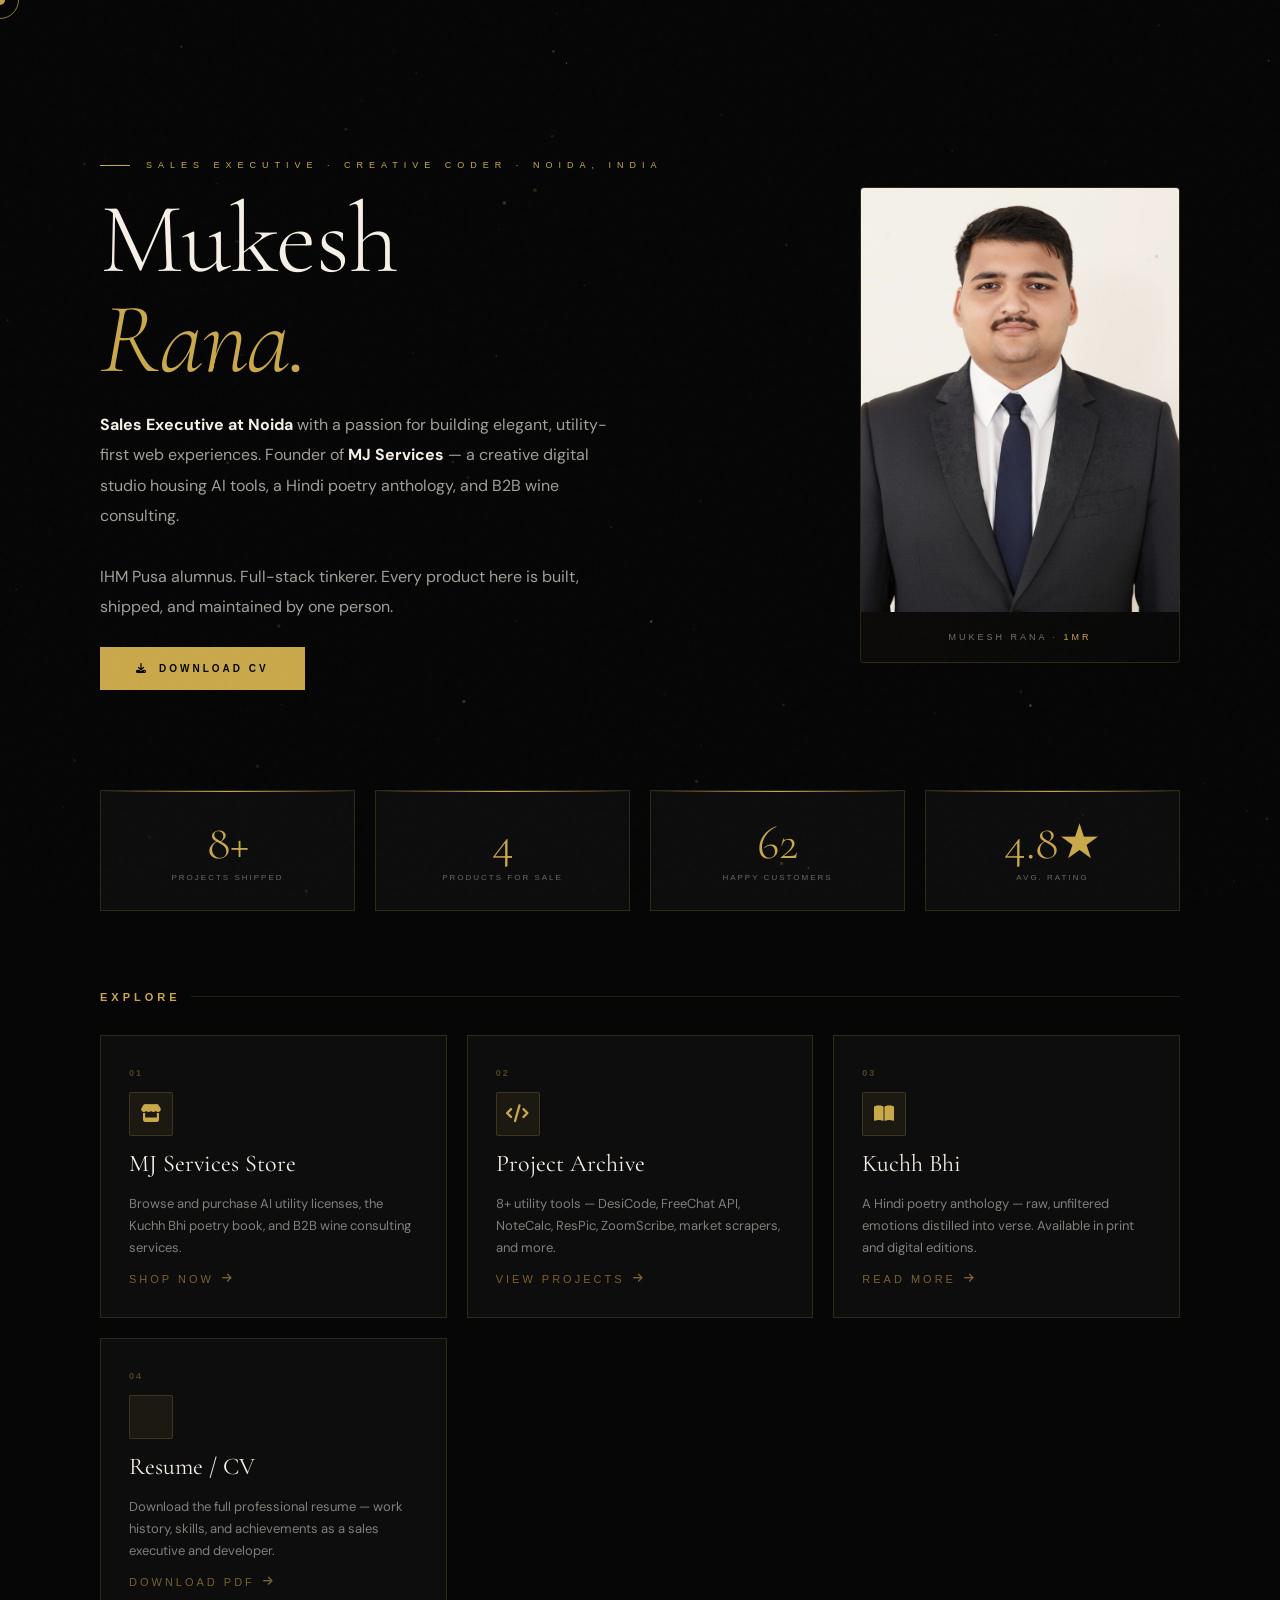
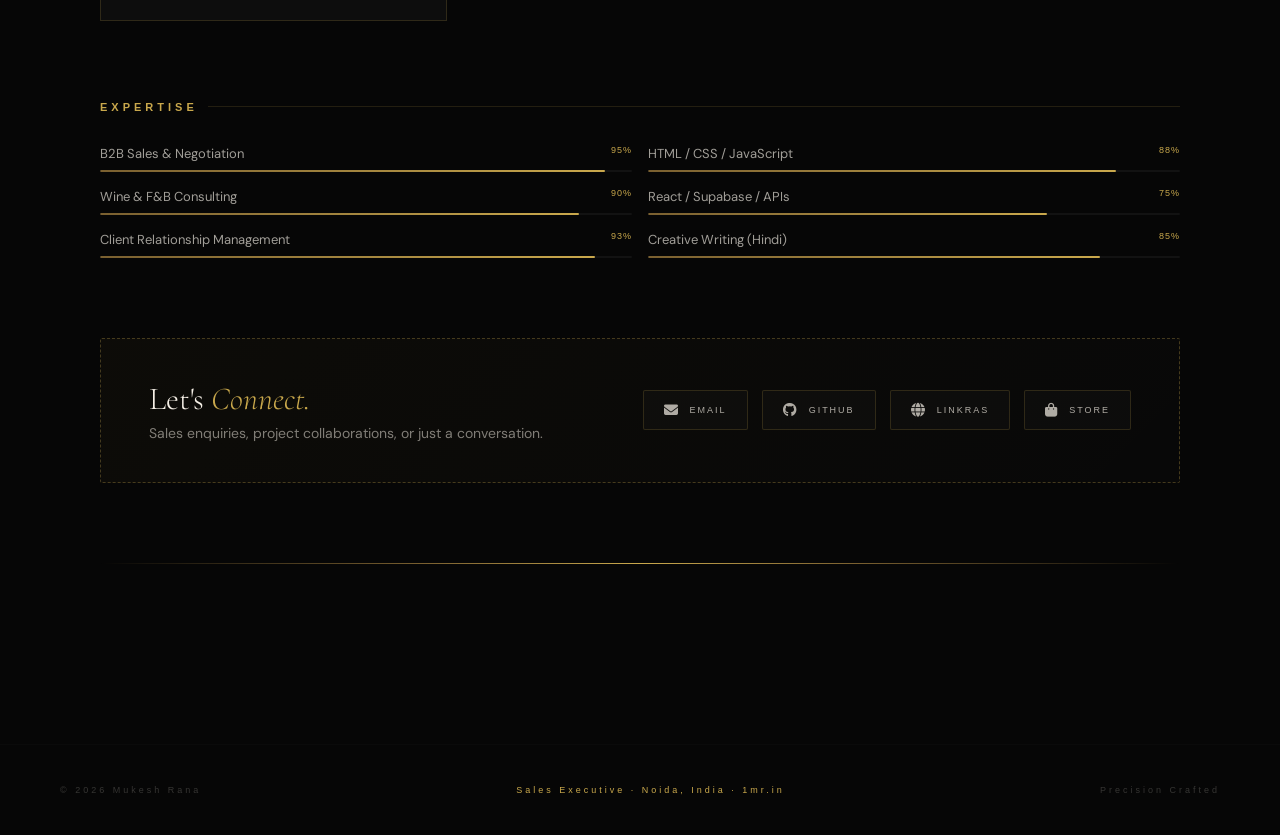
<file: index.html>
<!DOCTYPE html>
<html lang="en">
<head>
<meta charset="UTF-8">

<meta name="viewport" content="width=device-width, initial-scale=1.0">
<title>Mukesh Rana — Sales Executive & Creative Coder | 1MR</title>
<meta name="description" content="Mukesh Rana — Sales Executive, Noida. Creator of MJ Services, ZoomScribe, LinkRas, and the Hindi poetry anthology 'Kuchh Bhi'.">
<link rel="canonical" href="https://www.1mr.in/owner.html">
<link rel="preconnect" href="https://fonts.googleapis.com">
<link href="https://fonts.googleapis.com/css2?family=Cormorant+Garamond:ital,wght@0,300;0,400;0,600;1,300;1,400&family=Syncopate:wght@400;700&family=DM+Sans:wght@300;400;500&display=swap" rel="stylesheet">
<link rel="stylesheet" href="https://cdnjs.cloudflare.com/ajax/libs/font-awesome/6.5.0/css/all.min.css">
<style>
  :root {
    --gold: #c9a84c;
    --gold-light: #e8c97a;
    --gold-dim: #7a6030;
    --cream: #f5efe6;
    --dark: #060606;
    --dark2: #0d0d0d;
    --dark3: #141414;
    --glass: rgba(255,255,255,0.03);
    --border: rgba(201,168,76,0.18);
  }
  *, *::before, *::after { margin: 0; padding: 0; box-sizing: border-box; }
  html { scroll-behavior: smooth; }
  body {
    background: var(--dark);
    color: var(--cream);
    font-family: 'DM Sans', sans-serif;
    overflow-x: hidden;
    cursor: none;
    min-height: 100vh;
  }

  /* ── Custom cursor ── */
  .cursor {
    position: fixed; width: 10px; height: 10px;
    background: var(--gold); border-radius: 50%;
    pointer-events: none; z-index: 9999;
    transform: translate(-50%,-50%);
    mix-blend-mode: difference;
    transition: width .25s, height .25s, background .25s;
  }
  .cursor.hovering { width: 20px; height: 20px; }
  .cursor-ring {
    position: fixed; width: 38px; height: 38px;
    border: 1px solid rgba(201,168,76,0.7); border-radius: 50%;
    pointer-events: none; z-index: 9998;
    transform: translate(-50%,-50%);
    transition: width .3s, height .3s, border-color .3s;
  }
  .cursor-ring.hovering { width: 52px; height: 52px; border-color: rgba(201,168,76,1); }

  /* ── Background canvas ── */
  #bg-canvas { position: fixed; inset: 0; z-index: 0; pointer-events: none; }

  /* ── Film grain overlay ── */
  body::before {
    content: '';
    position: fixed; inset: 0; z-index: 3; pointer-events: none;
    background-image: url("data:image/svg+xml,%3Csvg viewBox='0 0 200 200' xmlns='http://www.w3.org/2000/svg'%3E%3Cfilter id='n'%3E%3CfeTurbulence type='fractalNoise' baseFrequency='0.9' numOctaves='4' stitchTiles='stitch'/%3E%3C/filter%3E%3Crect width='100%25' height='100%25' filter='url(%23n)' opacity='0.05'/%3E%3C/svg%3E");
    opacity: .2; mix-blend-mode: overlay;
  }

  /* ── Navigation ── */
  nav {
    position: fixed; top: 0; left: 0; right: 0; z-index: 100;
    display: flex; justify-content: space-between; align-items: center;
    padding: 28px 60px;
    background: linear-gradient(to bottom, rgba(6,6,6,0.95) 0%, transparent 100%);
  }
  .nav-logo {
    font-family: 'Syncopate', sans-serif; font-size: 11px;
    font-weight: 700; letter-spacing: 4px; color: var(--gold);
    text-decoration: none;
  }
  .back-btn {
    font-size: 10px; letter-spacing: 3px; text-transform: uppercase;
    color: rgba(245,239,230,0.6); text-decoration: none;
    transition: color .3s; font-family: 'Syncopate', sans-serif;
    display: flex; align-items: center; gap: 8px;
  }
  .back-btn:hover { color: var(--gold); }

  /* ── Main layout ── */
  main {
    position: relative; z-index: 2;
    padding: 160px 60px 100px;
    max-width: 1200px;
    margin: 0 auto;
  }

  /* ── Hero / intro block ── */
  .profile-hero {
    display: grid;
    grid-template-columns: 1fr 320px;
    gap: 80px;
    align-items: center;
    margin-bottom: 100px;
  }
  .profile-tag {
    font-family: 'Syncopate', sans-serif; font-size: 9px;
    letter-spacing: 6px; color: var(--gold); text-transform: uppercase;
    margin-bottom: 20px; display: flex; align-items: center; gap: 16px;
  }
  .profile-tag::before { content: ''; width: 30px; height: 1px; background: var(--gold); }
  .profile-name {
    font-family: 'Cormorant Garamond', serif;
    font-size: clamp(52px, 8vw, 100px);
    font-weight: 300; line-height: 1.0;
    letter-spacing: -1px; margin-bottom: 20px;
  }
  .profile-name em { font-style: italic; color: var(--gold); }
  .profile-bio {
    font-size: 16px; line-height: 1.9;
    color: rgba(245,239,230,0.65);
    max-width: 520px;
  }
  .profile-bio strong { color: var(--cream); }

  /* Avatar card */
  .avatar-card {
    background: linear-gradient(135deg, rgba(201,168,76,0.06) 0%, rgba(255,255,255,0.01) 100%);
    border: 1px solid var(--border);
    padding: 0;
    border-radius: 4px;
    overflow: hidden;
    position: relative;
  }
  .avatar-card::before {
    content: '';
    position: absolute; top: 0; left: 0; right: 0; height: 2px;
    background: linear-gradient(90deg, transparent, var(--gold), transparent);
  }
  .avatar-img {
    width: 100%; aspect-ratio: 3/4;
    object-fit: cover; display: block;
    filter: grayscale(15%);
    transition: filter .4s;
  }
  .avatar-card:hover .avatar-img { filter: grayscale(0%); }
  .avatar-caption {
    padding: 20px 24px;
    font-family: 'Syncopate', sans-serif; font-size: 9px;
    letter-spacing: 3px; text-transform: uppercase;
    color: rgba(245,239,230,0.45); text-align: center;
  }
  .avatar-caption span { color: var(--gold); }

  /* ── Section title ── */
  .section-subtitle {
    font-family: 'Syncopate', sans-serif; font-size: 11px;
    letter-spacing: 4px; color: var(--gold); text-transform: uppercase;
    margin-bottom: 32px; display: flex; align-items: center; gap: 10px;
  }
  .section-subtitle::after { content: ''; flex: 1; height: 1px; background: rgba(201,168,76,0.15); }

  /* ── Quick stats row ── */
  .stats-row {
    display: grid;
    grid-template-columns: repeat(4, 1fr);
    gap: 20px;
    margin-bottom: 80px;
  }
  .stat-card {
    background: var(--glass);
    border: 1px solid var(--border);
    padding: 28px 24px;
    text-align: center;
    position: relative;
    overflow: hidden;
    transition: border-color .3s, transform .3s;
  }
  .stat-card::before {
    content: ''; position: absolute; top: 0; left: 0; right: 0; height: 1px;
    background: linear-gradient(90deg, transparent, var(--gold), transparent);
  }
  .stat-card:hover { border-color: rgba(201,168,76,0.4); transform: translateY(-4px); }
  .stat-number {
    font-family: 'Cormorant Garamond', serif;
    font-size: 48px; font-weight: 300; color: var(--gold);
    line-height: 1; margin-bottom: 6px;
  }
  .stat-label {
    font-family: 'Syncopate', sans-serif; font-size: 8px;
    letter-spacing: 2px; text-transform: uppercase;
    color: rgba(245,239,230,0.4);
  }

  /* ── Links grid ── */
  .links-grid {
    display: grid;
    grid-template-columns: repeat(3, 1fr);
    gap: 20px;
    margin-bottom: 80px;
  }
  .link-card {
    background: var(--glass);
    border: 1px solid var(--border);
    padding: 32px 28px;
    text-decoration: none;
    color: var(--cream);
    position: relative;
    overflow: hidden;
    transition: border-color .3s, transform .3s, box-shadow .3s;
    display: flex;
    flex-direction: column;
    gap: 14px;
  }
  .link-card::before {
    content: '';
    position: absolute; top: 0; left: 0; right: 0; height: 1px;
    background: linear-gradient(90deg, transparent, var(--gold), transparent);
    opacity: 0; transition: opacity .3s;
  }
  .link-card::after {
    content: '';
    position: absolute; bottom: 0; left: 0; width: 0; height: 2px;
    background: var(--gold);
    transition: width .4s cubic-bezier(0.16,1,0.3,1);
  }
  .link-card:hover {
    border-color: rgba(201,168,76,0.4);
    transform: translateY(-5px);
    box-shadow: 0 20px 40px rgba(0,0,0,0.5);
  }
  .link-card:hover::before { opacity: 1; }
  .link-card:hover::after { width: 100%; }

  .link-card-icon {
    width: 44px; height: 44px;
    background: rgba(201,168,76,0.08);
    border: 1px solid rgba(201,168,76,0.2);
    border-radius: 2px;
    display: flex; align-items: center; justify-content: center;
    color: var(--gold); font-size: 18px;
    flex-shrink: 0;
  }
  .link-card-num {
    font-family: 'Syncopate', sans-serif; font-size: 9px;
    letter-spacing: 2px; color: rgba(201,168,76,0.35);
    font-weight: 700;
  }
  .link-card-title {
    font-family: 'Cormorant Garamond', serif;
    font-size: 24px; font-weight: 400; color: var(--cream);
    line-height: 1.2;
  }
  .link-card-desc {
    font-size: 13px; line-height: 1.7;
    color: rgba(245,239,230,0.5);
    flex: 1;
  }
  .link-card-arrow {
    font-size: 11px; letter-spacing: 3px; text-transform: uppercase;
    font-family: 'Syncopate', sans-serif;
    color: var(--gold-dim);
    display: flex; align-items: center; gap: 8px;
    transition: color .2s, gap .2s;
  }
  .link-card:hover .link-card-arrow { color: var(--gold); gap: 14px; }

  /* ── Skills / expertise row ── */
  .skills-section { margin-bottom: 80px; }
  .skills-grid {
    display: grid;
    grid-template-columns: repeat(2, 1fr);
    gap: 16px;
  }
  .skill-bar-item { display: flex; flex-direction: column; gap: 8px; }
  .skill-bar-meta {
    display: flex; justify-content: space-between;
    font-size: 13px; color: rgba(245,239,230,0.65);
  }
  .skill-bar-meta span:last-child {
    font-family: 'Syncopate', sans-serif; font-size: 9px;
    letter-spacing: 1px; color: var(--gold);
  }
  .skill-track {
    height: 2px; background: rgba(255,255,255,0.05);
    border-radius: 2px; overflow: hidden;
  }
  .skill-fill {
    height: 100%; background: linear-gradient(90deg, var(--gold-dim), var(--gold));
    border-radius: 2px;
    width: 0%;
    transition: width 1.2s cubic-bezier(0.16,1,0.3,1);
  }
  .skill-fill.animated { width: var(--target-width); }

  /* ── Contact / social strip ── */
  .contact-strip {
    background: linear-gradient(135deg, rgba(201,168,76,0.04) 0%, rgba(255,255,255,0.01) 100%);
    border: 1px dashed rgba(201,168,76,0.3);
    padding: 40px 48px;
    border-radius: 2px;
    display: flex;
    justify-content: space-between;
    align-items: center;
    gap: 40px;
    margin-bottom: 80px;
  }
  .contact-left h3 {
    font-family: 'Cormorant Garamond', serif;
    font-size: 32px; font-weight: 300;
    margin-bottom: 6px;
  }
  .contact-left h3 em { font-style: italic; color: var(--gold); }
  .contact-left p {
    font-size: 14px; color: rgba(245,239,230,0.5);
  }
  .social-links { display: flex; gap: 14px; flex-wrap: wrap; }
  .social-btn {
    display: flex; align-items: center; gap: 10px;
    padding: 12px 20px;
    background: rgba(255,255,255,0.02);
    border: 1px solid var(--border);
    color: rgba(245,239,230,0.7);
    text-decoration: none;
    font-family: 'Syncopate', sans-serif; font-size: 9px;
    letter-spacing: 2px; text-transform: uppercase;
    transition: border-color .3s, color .3s, transform .2s;
    border-radius: 2px;
  }
  .social-btn:hover {
    border-color: var(--gold); color: var(--gold);
    transform: translateY(-2px);
  }
  .social-btn i { font-size: 14px; }

  /* ── Download CV button ── */
  .btn-primary {
    display: inline-flex; align-items: center; gap: 10px;
    padding: 16px 36px;
    background: var(--gold); color: var(--dark);
    font-family: 'Syncopate', sans-serif; font-size: 10px;
    letter-spacing: 3px; text-transform: uppercase; font-weight: 700;
    text-decoration: none; border: none;
    transition: transform .3s, box-shadow .3s;
    margin-top: 24px;
  }
  .btn-primary:hover {
    transform: translateY(-3px);
    box-shadow: 0 15px 30px rgba(201,168,76,0.3);
  }

  /* ── Divider ── */
  .gold-divider {
    width: 100%; height: 1px; position: relative; margin: 80px 0;
  }
  .gold-divider::before {
    content: ''; display: block; height: 1px;
    background: linear-gradient(90deg, transparent 0%, var(--gold-dim) 30%, var(--gold) 50%, var(--gold-dim) 70%, transparent 100%);
  }

  /* ── Footer ── */
  footer {
    padding: 40px 60px;
    display: flex; justify-content: space-between; align-items: center;
    font-family: 'Syncopate', sans-serif; font-size: 9px;
    letter-spacing: 3px; color: rgba(245,239,230,0.2);
    position: relative; z-index: 2;
    border-top: 1px solid rgba(255,255,255,0.02);
  }
  .footer-gold { color: var(--gold); }

  /* ── Reveal animations ── */
  @keyframes fadeUp {
    from { opacity: 0; transform: translateY(32px); }
    to   { opacity: 1; transform: translateY(0); }
  }
  .reveal { opacity: 0; transform: translateY(32px); }
  .reveal.active {
    animation: fadeUp 0.8s cubic-bezier(.23,1,.32,1) forwards;
  }
  .reveal-d1 { animation-delay: 0.1s; }
  .reveal-d2 { animation-delay: 0.2s; }
  .reveal-d3 { animation-delay: 0.3s; }
  .reveal-d4 { animation-delay: 0.4s; }

  /* ── Responsive ── */
  @media (max-width: 900px) {
    nav { padding: 20px 24px; }
    main { padding: 120px 24px 80px; }
    .profile-hero { grid-template-columns: 1fr; gap: 40px; }
    .avatar-card { max-width: 280px; }
    .stats-row { grid-template-columns: repeat(2, 1fr); }
    .links-grid { grid-template-columns: 1fr; }
    .skills-grid { grid-template-columns: 1fr; }
    .contact-strip { flex-direction: column; align-items: flex-start; padding: 28px 24px; }
    footer { padding: 24px; flex-direction: column; gap: 12px; text-align: center; }
  }
  @media (max-width: 480px) {
    .stats-row { grid-template-columns: 1fr 1fr; }
    .profile-name { font-size: clamp(42px, 12vw, 70px); }
  }
</style>
</head>
<body>

<div class="cursor" id="cursor"></div>
<div class="cursor-ring" id="cursorRing"></div>
<canvas id="bg-canvas"></canvas>

<!-- ── Navigation ── -->
<!-- Top header navigation removed as requested -->

<!-- ── Main content ── -->
<main>

  <!-- ── Hero ── -->
  <div class="profile-hero">
    <div class="reveal">
      <div class="profile-tag">Sales Executive · Creative Coder · Noida, India</div>
      <h1 class="profile-name">
        Mukesh<br><em>Rana.</em>
      </h1>
      <p class="profile-bio">
        <strong>Sales Executive at Noida</strong> with a passion for building elegant, utility-first web experiences. Founder of <strong>MJ Services</strong> — a creative digital studio housing AI tools, a Hindi poetry anthology, and B2B wine consulting.<br><br>
        IHM Pusa alumnus. Full-stack tinkerer. Every product here is built, shipped, and maintained by one person.
      </p>
      <a href="assets/MUKESH_RANA_RESUME.pdf" download="Mukesh_Rana_Resume.pdf" class="btn-primary">
        <i class="fa-solid fa-download"></i> Download CV
      </a>
    </div>

    <!-- Avatar -->
    <div class="avatar-card reveal reveal-d2">
      <img class="avatar-img" src="assets/avatar.jpg" alt="Mukesh Rana" />
      <div class="avatar-caption">Mukesh Rana · <span>1MR</span></div>
    </div>
  </div>

  <!-- ── Quick stats ── -->
  <div class="stats-row">
    <div class="stat-card reveal">
      <div class="stat-number">8+</div>
      <div class="stat-label">Projects Shipped</div>
    </div>
    <div class="stat-card reveal reveal-d1">
      <div class="stat-number">4</div>
      <div class="stat-label">Products for Sale</div>
    </div>
    <div class="stat-card reveal reveal-d2">
      <div class="stat-number">62</div>
      <div class="stat-label">Happy Customers</div>
    </div>
    <div class="stat-card reveal reveal-d3">
      <div class="stat-number">4.8★</div>
      <div class="stat-label">Avg. Rating</div>
    </div>
  </div>

  <!-- ── Page links grid ── -->
  <h2 class="section-subtitle reveal">Explore</h2>

  <div class="links-grid">

    <a href="https://1mr.in" target="_blank" rel="noopener noreferrer" class="link-card reveal">
      <div class="link-card-num">01</div>
      <div class="link-card-icon"><i class="fa-solid fa-store"></i></div>
      <div class="link-card-title">MJ Services Store</div>
      <div class="link-card-desc">Browse and purchase AI utility licenses, the Kuchh Bhi poetry book, and B2B wine consulting services.</div>
      <div class="link-card-arrow">Shop Now <i class="fa-solid fa-arrow-right"></i></div>
    </a>

    <a href="projects.html" class="link-card reveal reveal-d1">
      <div class="link-card-num">02</div>
      <div class="link-card-icon"><i class="fa-solid fa-code"></i></div>
      <div class="link-card-title">Project Archive</div>
      <div class="link-card-desc">8+ utility tools — DesiCode, FreeChat API, NoteCalc, ResPic, ZoomScribe, market scrapers, and more.</div>
      <div class="link-card-arrow">View Projects <i class="fa-solid fa-arrow-right"></i></div>
    </a>

    <a href="book.html" class="link-card reveal reveal-d2">
      <div class="link-card-num">03</div>
      <div class="link-card-icon"><i class="fa-solid fa-book-open"></i></div>
      <div class="link-card-title">Kuchh Bhi</div>
      <div class="link-card-desc">A Hindi poetry anthology — raw, unfiltered emotions distilled into verse. Available in print and digital editions.</div>
      <div class="link-card-arrow">Read More <i class="fa-solid fa-arrow-right"></i></div>
    </a>

    <a href="assets/MUKESH_RANA_RESUME.pdf" download="Mukesh_Rana_Resume.pdf" class="link-card reveal reveal-d1">
      <div class="link-card-num">04</div>
      <div class="link-card-icon"><i class="fa-solid fa-file-user"></i></div>
      <div class="link-card-title">Resume / CV</div>
      <div class="link-card-desc">Download the full professional resume — work history, skills, and achievements as a sales executive and developer.</div>
      <div class="link-card-arrow">Download PDF <i class="fa-solid fa-arrow-right"></i></div>
    </a>

  </div>

  <!-- ── Skills ── -->
  <div class="skills-section reveal">
    <h2 class="section-subtitle">Expertise</h2>
    <div class="skills-grid">
      <div class="skill-bar-item">
        <div class="skill-bar-meta"><span>B2B Sales & Negotiation</span><span>95%</span></div>
        <div class="skill-track"><div class="skill-fill" style="--target-width: 95%;"></div></div>
      </div>
      <div class="skill-bar-item">
        <div class="skill-bar-meta"><span>HTML / CSS / JavaScript</span><span>88%</span></div>
        <div class="skill-track"><div class="skill-fill" style="--target-width: 88%;"></div></div>
      </div>
      <div class="skill-bar-item">
        <div class="skill-bar-meta"><span>Wine & F&B Consulting</span><span>90%</span></div>
        <div class="skill-track"><div class="skill-fill" style="--target-width: 90%;"></div></div>
      </div>
      <div class="skill-bar-item">
        <div class="skill-bar-meta"><span>React / Supabase / APIs</span><span>75%</span></div>
        <div class="skill-track"><div class="skill-fill" style="--target-width: 75%;"></div></div>
      </div>
      <div class="skill-bar-item">
        <div class="skill-bar-meta"><span>Client Relationship Management</span><span>93%</span></div>
        <div class="skill-track"><div class="skill-fill" style="--target-width: 93%;"></div></div>
      </div>
      <div class="skill-bar-item">
        <div class="skill-bar-meta"><span>Creative Writing (Hindi)</span><span>85%</span></div>
        <div class="skill-track"><div class="skill-fill" style="--target-width: 85%;"></div></div>
      </div>
    </div>
  </div>

  <!-- ── Contact strip ── -->
  <div class="contact-strip reveal">
    <div class="contact-left">
      <h3>Let's <em>Connect.</em></h3>
      <p>Sales enquiries, project collaborations, or just a conversation.</p>
    </div>
    <div class="social-links">
      <a href="mailto:contact@1mr.in" class="social-btn">
        <i class="fa-solid fa-envelope"></i> Email
      </a>
      <a href="https://github.com/misurana" target="_blank" rel="noopener" class="social-btn">
        <i class="fa-brands fa-github"></i> GitHub
      </a>
      <a href="https://linkras-menu.vercel.app" target="_blank" rel="noopener" class="social-btn">
        <i class="fa-solid fa-globe"></i> LinkRas
      </a>
      <a href="index.html" class="social-btn">
        <i class="fa-solid fa-bag-shopping"></i> Store
      </a>
    </div>
  </div>

  <div class="gold-divider"></div>

</main>

<!-- ── Footer ── -->
<footer>
  <span>© 2026 Mukesh Rana</span>
  <span class="footer-gold">Sales Executive · Noida, India · <a href="https://www.1mr.in" style="color:var(--gold); text-decoration:none;">1mr.in</a></span>
  <span>Precision Crafted</span>
</footer>

<script>
// ── Custom cursor ──
const cur  = document.getElementById('cursor');
const ring = document.getElementById('cursorRing');
let mx=0, my=0, rx=0, ry=0;
document.addEventListener('mousemove', e => { mx = e.clientX; my = e.clientY; });
(function animCursor() {
  cur.style.left  = mx + 'px';
  cur.style.top   = my + 'px';
  rx += (mx - rx) * 0.1;
  ry += (my - ry) * 0.1;
  ring.style.left = rx + 'px';
  ring.style.top  = ry + 'px';
  requestAnimationFrame(animCursor);
})();

// Cursor hover states
document.querySelectorAll('a, button, .link-card, .stat-card').forEach(el => {
  el.addEventListener('mouseenter', () => { cur.classList.add('hovering'); ring.classList.add('hovering'); });
  el.addEventListener('mouseleave', () => { cur.classList.remove('hovering'); ring.classList.remove('hovering'); });
});

// ── Gold particle canvas background ──
const canvas = document.getElementById('bg-canvas');
const ctx    = canvas.getContext('2d');
let W, H;
function resize() { W = canvas.width = window.innerWidth; H = canvas.height = window.innerHeight; }
resize();
window.addEventListener('resize', resize);

class Particle {
  constructor() { this.reset(); }
  reset() {
    this.x  = Math.random() * W;
    this.y  = Math.random() * H;
    this.vx = (Math.random() - .5) * 0.3;
    this.vy = (Math.random() - .5) * 0.3;
    this.r  = Math.random() * 1.4 + 0.4;
    this.a  = Math.random() * 0.35 + 0.05;
    this.gold = Math.random() > 0.6;
  }
  update() {
    this.x += this.vx; this.y += this.vy;
    if (this.x < 0 || this.x > W || this.y < 0 || this.y > H) this.reset();
  }
  draw() {
    ctx.beginPath();
    ctx.arc(this.x, this.y, this.r, 0, Math.PI * 2);
    ctx.fillStyle = this.gold
      ? `rgba(201,168,76,${this.a})`
      : `rgba(245,239,230,${this.a * 0.35})`;
    ctx.fill();
  }
}

const particles = Array.from({ length: 100 }, () => new Particle());
let t = 0;

(function draw() {
  ctx.clearRect(0, 0, W, H);
  t += 0.003;

  // Subtle animated grid lines
  for (let i = 0; i < 12; i++) {
    const x = (i / 11) * W;
    ctx.strokeStyle = `rgba(201,168,76,${0.012 + 0.007 * Math.sin(t + i * 0.5)})`;
    ctx.lineWidth = 0.5;
    ctx.beginPath(); ctx.moveTo(x, 0); ctx.lineTo(x, H); ctx.stroke();
  }
  for (let i = 0; i < 8; i++) {
    const y = (i / 7) * H;
    ctx.strokeStyle = `rgba(201,168,76,${0.01 + 0.005 * Math.sin(t + i * 0.7)})`;
    ctx.lineWidth = 0.5;
    ctx.beginPath(); ctx.moveTo(0, y); ctx.lineTo(W, y); ctx.stroke();
  }

  particles.forEach(p => { p.update(); p.draw(); });

  // Gold connection lines between nearby gold particles
  const gp = particles.filter(p => p.gold);
  for (let i = 0; i < gp.length; i++) {
    for (let j = i + 1; j < gp.length; j++) {
      const dx = gp[i].x - gp[j].x, dy = gp[i].y - gp[j].y;
      const d  = Math.sqrt(dx*dx + dy*dy);
      if (d < 150) {
        ctx.beginPath();
        ctx.strokeStyle = `rgba(201,168,76,${0.06 * (1 - d / 150)})`;
        ctx.lineWidth = 0.4;
        ctx.moveTo(gp[i].x, gp[i].y);
        ctx.lineTo(gp[j].x, gp[j].y);
        ctx.stroke();
      }
    }
  }
  requestAnimationFrame(draw);
})();

// ── Scroll reveal ──
const revealEls = document.querySelectorAll('.reveal');
const revealObs = new IntersectionObserver(entries => {
  entries.forEach(e => {
    if (e.isIntersecting) {
      e.target.classList.add('active');
      revealObs.unobserve(e.target);
    }
  });
}, { threshold: 0.12, rootMargin: '0px 0px -40px 0px' });
revealEls.forEach(el => revealObs.observe(el));

// ── Skill bar animations (trigger once visible) ──
const skillBars = document.querySelectorAll('.skill-fill');
const skillObs  = new IntersectionObserver(entries => {
  entries.forEach(e => {
    if (e.isIntersecting) {
      e.target.classList.add('animated');
      skillObs.unobserve(e.target);
    }
  });
}, { threshold: 0.3 });
skillBars.forEach(b => skillObs.observe(b));
</script>
</body>
</html>
</file>
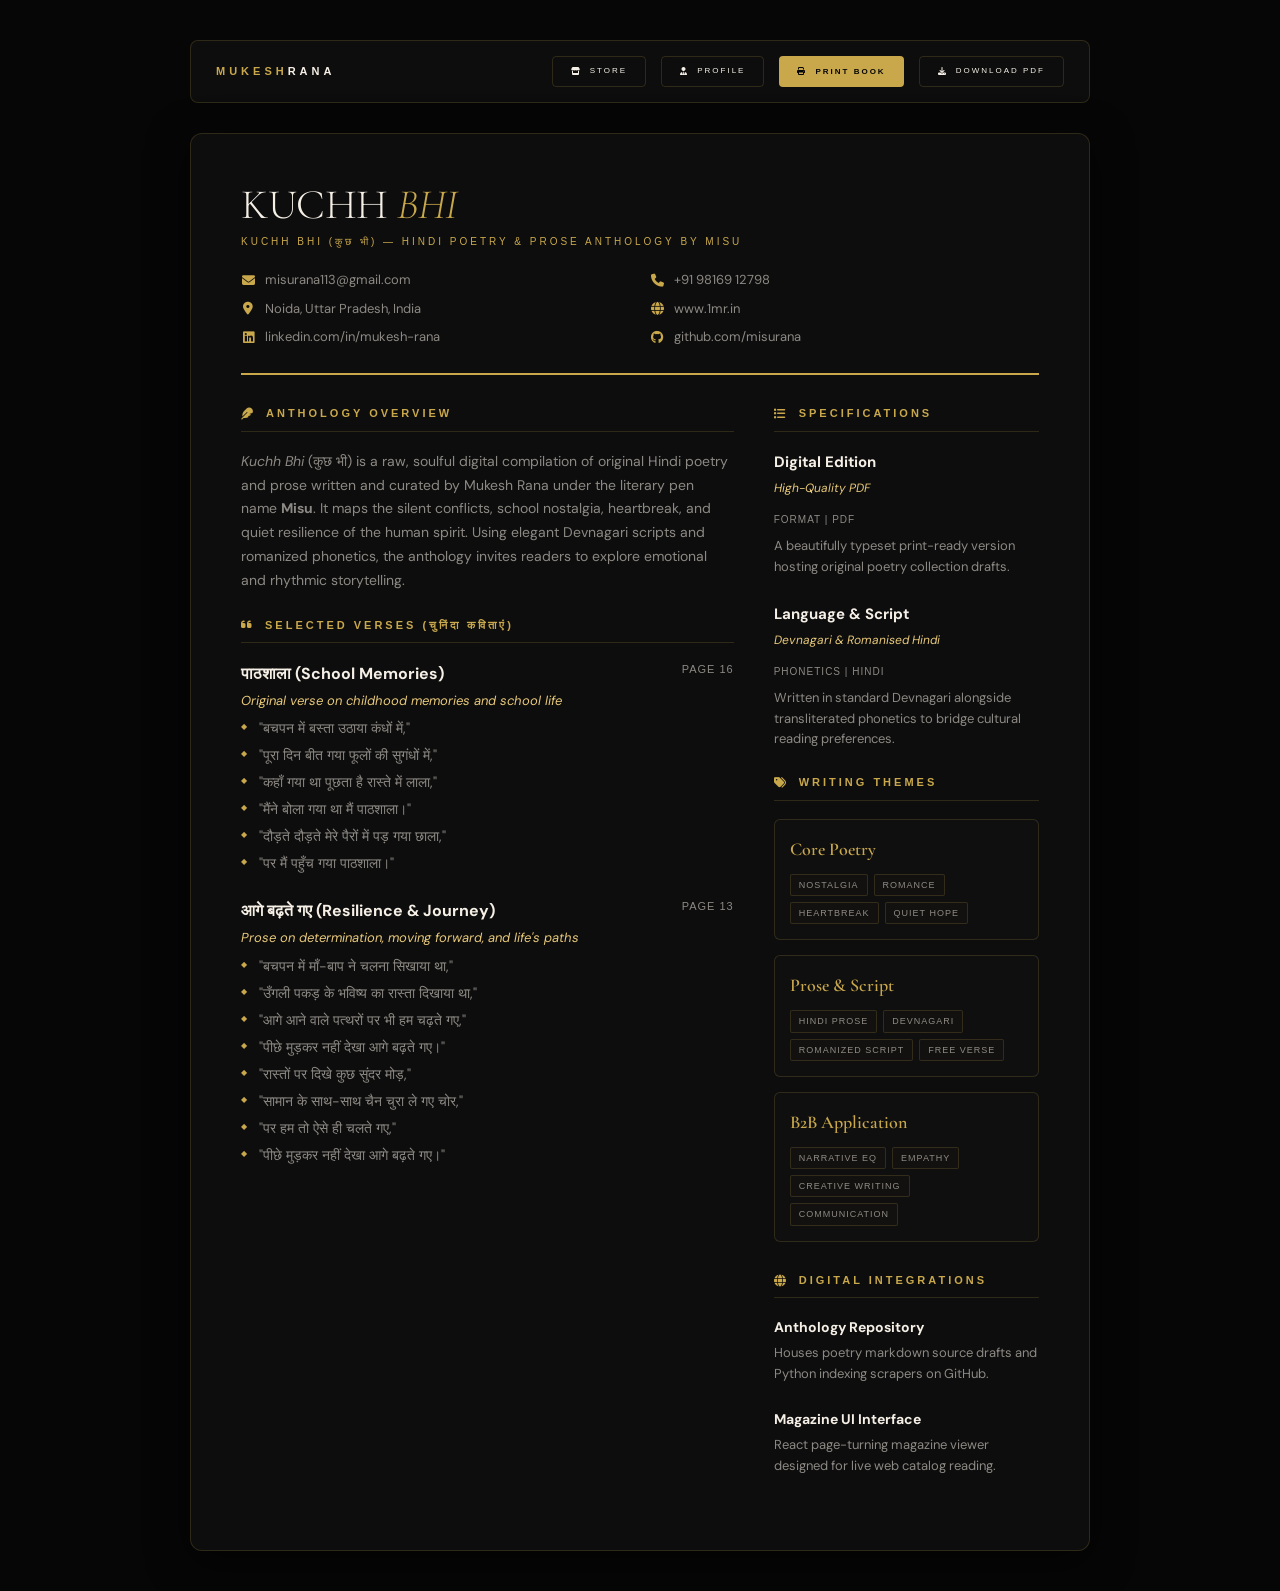
<file: book.html>
﻿<!DOCTYPE html>
<html lang="en">
<head>
  <meta charset="UTF-8">
  <meta name="viewport" content="width=device-width, initial-scale=1.0">
  <title>Kuchh Bhi — Hindi Poetry Anthology | Mukesh Rana</title>
  
  <!-- Fonts -->
  <link href="https://fonts.googleapis.com/css2?family=Cormorant+Garamond:ital,wght@0,300;0,400;0,600;1,300;1,400&family=Syncopate:wght@400;700&family=DM+Sans:wght@300;400;500;700&display=swap" rel="stylesheet">
  
  <!-- FontAwesome -->
  <link rel="stylesheet" href="https://cdnjs.cloudflare.com/ajax/libs/font-awesome/6.4.0/css/all.min.css">
  
  <style>
    :root {
      --gold: #c9a84c;
      --gold-light: #e8c97a;
      --gold-dim: #7a6030;
      --cream: #f5efe6;
      --dark: #060606;
      --dark2: #0d0d0d;
      --dark3: #141414;
      --border: rgba(201, 168, 76, 0.18);
      --text-sec: rgba(245, 239, 230, 0.55);
    }
    
    * {
      margin: 0;
      padding: 0;
      box-sizing: border-box;
    }
    
    body {
      background: var(--dark);
      color: var(--cream);
      font-family: 'DM Sans', sans-serif;
      line-height: 1.6;
      padding: 40px 20px;
    }
    
    /* Navigation Bar */
    .nav-bar {
      max-width: 900px;
      margin: 0 auto 30px auto;
      display: flex;
      justify-content: space-between;
      align-items: center;
      padding: 15px 25px;
      background: var(--dark2);
      border: 1px solid var(--border);
      border-radius: 8px;
    }
    
    .nav-logo {
      font-family: 'Syncopate', sans-serif;
      font-size: 11px;
      font-weight: 700;
      letter-spacing: 4px;
      color: var(--gold);
      text-decoration: none;
    }
    
    .nav-logo span {
      color: var(--cream);
    }
    
    .nav-actions {
      display: flex;
      gap: 15px;
    }
    
    .btn-action {
      padding: 8px 18px;
      font-family: 'Syncopate', sans-serif;
      font-size: 8px;
      letter-spacing: 2px;
      text-transform: uppercase;
      text-decoration: none;
      cursor: pointer;
      display: inline-flex;
      align-items: center;
      gap: 8px;
      transition: all 0.3s;
      border-radius: 4px;
    }
    
    .btn-action-primary {
      background: var(--gold);
      color: var(--dark);
      border: none;
      font-weight: 700;
    }
    
    .btn-action-primary:hover {
      background: var(--gold-light);
      transform: translateY(-2px);
    }
    
    .btn-action-outline {
      background: transparent;
      color: var(--cream);
      border: 1px solid var(--border);
    }
    
    .btn-action-outline:hover {
      border-color: var(--gold);
      color: var(--gold);
      transform: translateY(-2px);
    }
    
    /* Resume Paper Container */
    .resume-paper {
      max-width: 900px;
      margin: 0 auto;
      background: var(--dark2);
      border: 1px solid var(--border);
      border-radius: 12px;
      padding: 50px;
      box-shadow: 0 10px 40px rgba(0, 0, 0, 0.6);
      position: relative;
    }
    
    /* Header Section */
    .resume-header {
      border-bottom: 2px solid var(--gold);
      padding-bottom: 25px;
      margin-bottom: 30px;
    }
    
    .header-main {
      display: flex;
      justify-content: space-between;
      align-items: flex-end;
    }
    
    .name-title h1 {
      font-family: 'Cormorant Garamond', serif;
      font-size: 42px;
      font-weight: 300;
      line-height: 1;
      color: var(--cream);
      letter-spacing: -0.5px;
    }
    
    .name-title h1 span {
      font-style: italic;
      color: var(--gold);
    }
    
    .name-title p {
      font-family: 'Syncopate', sans-serif;
      font-size: 10px;
      letter-spacing: 3px;
      text-transform: uppercase;
      color: var(--gold);
      margin-top: 8px;
    }
    
    .contact-grid {
      display: grid;
      grid-template-columns: repeat(2, 1fr);
      gap: 8px 20px;
      margin-top: 20px;
      font-size: 13px;
      color: var(--text-sec);
    }
    
    .contact-item {
      display: flex;
      align-items: center;
      gap: 10px;
    }
    
    .contact-item i {
      color: var(--gold);
      width: 14px;
      text-align: center;
    }
    
    .contact-item a {
      color: inherit;
      text-decoration: none;
      transition: color 0.3s;
    }
    
    .contact-item a:hover {
      color: var(--gold);
    }
    
    /* Content Layout */
    .resume-grid {
      display: grid;
      grid-template-columns: 1.3fr 0.7fr;
      gap: 40px;
    }
    
    .section-title {
      font-family: 'Syncopate', sans-serif;
      font-size: 11px;
      font-weight: 700;
      letter-spacing: 3px;
      text-transform: uppercase;
      color: var(--gold);
      border-bottom: 1px solid var(--border);
      padding-bottom: 8px;
      margin-bottom: 18px;
      display: flex;
      align-items: center;
      gap: 10px;
    }
    
    .section-title i {
      font-size: 12px;
    }
    
    .resume-block {
      margin-bottom: 24px;
    }
    
    .block-header {
      display: flex;
      justify-content: space-between;
      align-items: flex-start;
      margin-bottom: 6px;
    }
    
    .block-title {
      font-size: 16px;
      font-weight: 700;
      color: var(--cream);
    }
    
    .block-subtitle {
      font-size: 13px;
      color: var(--gold-light);
      font-style: italic;
    }
    
    .block-date {
      font-size: 11px;
      font-family: 'Syncopate', sans-serif;
      letter-spacing: 1px;
      color: var(--text-sec);
      text-transform: uppercase;
    }
    
    .block-content {
      font-size: 14px;
      color: var(--text-sec);
      list-style-type: none;
    }
    
    .block-content li {
      position: relative;
      padding-left: 18px;
      margin-bottom: 6px;
      line-height: 1.5;
    }
    
    .block-content li::before {
      content: "◆";
      position: absolute;
      left: 0;
      color: var(--gold);
      font-size: 8px;
      top: 2px;
    }
    
    .summary-text {
      font-size: 14px;
      color: var(--text-sec);
      line-height: 1.7;
      margin-bottom: 24px;
    }
    
    /* Skills Grid inside Resume Page */
    .skills-section-grid {
      display: grid;
      grid-template-columns: 1fr;
      gap: 15px;
    }
    
    .skill-category {
      background: rgba(255, 255, 255, 0.01);
      border: 1px solid var(--border);
      padding: 15px;
      border-radius: 6px;
    }
    
    .skill-category-title {
      font-family: 'Cormorant Garamond', serif;
      font-size: 18px;
      font-weight: 600;
      color: var(--gold);
      margin-bottom: 10px;
    }
    
    .skill-list {
      display: flex;
      flex-wrap: wrap;
      gap: 6px;
    }
    
    .skill-badge {
      font-size: 9px;
      letter-spacing: 1px;
      padding: 3px 8px;
      border: 1px solid rgba(201,168,76,0.18);
      color: rgba(245,239,230,0.55);
      text-transform: uppercase;
      font-family: 'Syncopate', sans-serif;
      background: rgba(201, 168, 76, 0.02);
      border-radius: 2px;
    }
    
    /* Responsive styling for screen */
    @media (max-width: 768px) {
      body {
        padding: 20px 10px;
      }
      .nav-bar {
        flex-direction: column;
        gap: 15px;
        text-align: center;
      }
      .resume-paper {
        padding: 25px 20px;
      }
      .header-main {
        flex-direction: column;
        align-items: flex-start;
        gap: 15px;
      }
      .contact-grid {
        grid-template-columns: 1fr;
        gap: 10px;
      }
      .resume-grid {
        grid-template-columns: 1fr;
        gap: 30px;
      }
      .block-header {
        flex-direction: column;
        gap: 4px;
      }
    }
    
    /* ── PRINT-SPECIFIC CSS STYLES ── */
    @media print {
      body {
        background: #ffffff !important;
        color: #111111 !important;
        padding: 0 !important;
        margin: 0 !important;
        -webkit-print-color-adjust: exact;
        print-color-adjust: exact;
      }
      
      .nav-bar {
        display: none !important; /* Hide navigation bar on print */
      }
      
      .resume-paper {
        max-width: 100% !important;
        width: 100% !important;
        background: #ffffff !important;
        border: none !important;
        border-radius: 0 !important;
        box-shadow: none !important;
        padding: 0 !important;
        margin: 0 !important;
      }
      
      .resume-header {
        border-bottom: 2px solid #666666 !important;
        padding-bottom: 15px !important;
        margin-bottom: 20px !important;
      }
      
      .name-title h1 {
        color: #111111 !important;
        font-size: 28pt !important;
      }
      
      .name-title h1 span {
        color: #333333 !important;
      }
      
      .name-title p {
        color: #444444 !important;
        font-size: 9pt !important;
      }
      
      .contact-grid {
        margin-top: 15px !important;
        color: #333333 !important;
        font-size: 10pt !important;
      }
      
      .contact-item i {
        color: #444444 !important;
      }
      
      .section-title {
        color: #111111 !important;
        font-size: 10pt !important;
        border-bottom: 1px solid #999999 !important;
        padding-bottom: 4px !important;
        margin-bottom: 12px !important;
        margin-top: 15px !important;
      }
      
      .section-title i {
        display: none !important; /* Hide icons in headings for a cleaner print look */
      }
      
      .block-title {
        color: #111111 !important;
        font-size: 12pt !important;
      }
      
      .block-subtitle {
        color: #333333 !important;
        font-size: 10pt !important;
      }
      
      .block-date {
        color: #444444 !important;
        font-size: 8pt !important;
      }
      
      .block-content {
        color: #222222 !important;
        font-size: 9.5pt !important;
      }
      
      .block-content li::before {
        color: #444444 !important;
      }
      
      .summary-text {
        color: #222222 !important;
        font-size: 9.5pt !important;
        margin-bottom: 15px !important;
        line-height: 1.5 !important;
      }
      
      .skill-category {
        background: none !important;
        border: 1px solid #cccccc !important;
        padding: 10px !important;
        border-radius: 4px !important;
      }
      
      .skill-category-title {
        color: #111111 !important;
        font-size: 11pt !important;
      }
      
      .skill-badge {
        border: 1px solid #bbbbbb !important;
        background: none !important;
        color: #333333 !important;
        font-size: 7.5pt !important;
        padding: 2px 6px !important;
      }
    }
  </style>
  <link rel="stylesheet" href="mobile.css">
</head>
<body>

  <!-- Menu Navigation for Screen -->
  <div class="nav-bar">
    <a href="index.html" class="nav-logo">MUKESH<span>RANA</span></a>
    <div class="nav-actions">
      <a href="index.html" class="btn-action btn-action-outline"><i class="fa-solid fa-store"></i> Store</a>
      <a href="profile.html" class="btn-action btn-action-outline"><i class="fa-solid fa-user-tie"></i> Profile</a>
      <button onclick="window.print()" class="btn-action btn-action-primary"><i class="fa-solid fa-print"></i> Print Book</button>
      <a href="assets/KUCHH_BHI_BY_MUKESH_RANA.pdf" download="Kuchh_Bhi_by_Mukesh_Rana.pdf" class="btn-action btn-action-outline"><i class="fa-solid fa-download"></i> Download PDF</a>
    </div>
  </div>

  <!-- Book Main Document -->
  <div class="resume-paper">
    
    <!-- Book Header -->
    <div class="resume-header">
      <div class="header-main">
        <div class="name-title">
          <h1>KUCHH <span>BHI</span></h1>
          <p>Kuchh Bhi (कुछ भी) — Hindi Poetry & Prose Anthology by Misu</p>
        </div>
      </div>
      
      <!-- Contact Information -->
      <div class="contact-grid">
        <div class="contact-item">
          <i class="fa-solid fa-envelope"></i>
          <a href="mailto:misurana113@gmail.com">misurana113@gmail.com</a>
        </div>
        <div class="contact-item">
          <i class="fa-solid fa-phone"></i>
          <a href="tel:+919816912798">+91 98169 12798</a>
        </div>
        <div class="contact-item">
          <i class="fa-solid fa-location-dot"></i>
          <span>Noida, Uttar Pradesh, India</span>
        </div>
        <div class="contact-item">
          <i class="fa-solid fa-globe"></i>
          <a href="https://www.1mr.in" target="_blank">www.1mr.in</a>
        </div>
        <div class="contact-item">
          <i class="fa-brands fa-linkedin"></i>
          <a href="https://linkedin.com/in/mukesh-rana-8852a219b" target="_blank">linkedin.com/in/mukesh-rana</a>
        </div>
        <div class="contact-item">
          <i class="fa-brands fa-github"></i>
          <a href="https://github.com/misurana" target="_blank">github.com/misurana</a>
        </div>
      </div>
    </div>
    
    <!-- Book Grid Layout -->
    <div class="resume-grid">
      
      <!-- Left Column: Summary and Sample Poetry -->
      <div class="grid-left">
        
        <!-- Anthology Summary -->
        <div class="section-title"><i class="fa-solid fa-feather"></i> Anthology Overview</div>
        <p class="summary-text">
          <em>Kuchh Bhi</em> (कुछ भी) is a raw, soulful digital compilation of original Hindi poetry and prose written and curated by Mukesh Rana under the literary pen name <strong>Misu</strong>. It maps the silent conflicts, school nostalgia, heartbreak, and quiet resilience of the human spirit. Using elegant Devnagari scripts and romanized phonetics, the anthology invites readers to explore emotional and rhythmic storytelling.
        </p>
        
        <!-- Selected Verses -->
        <div class="section-title"><i class="fa-solid fa-quote-left"></i> Selected Verses (चुनिंदा कविताएं)</div>
        
        <!-- Poem 1 -->
        <div class="resume-block">
          <div class="block-header">
            <div>
              <h3 class="block-title">पाठशाला (School Memories)</h3>
              <span class="block-subtitle">Original verse on childhood memories and school life</span>
            </div>
            <span class="block-date">Page 16</span>
          </div>
          <ul class="block-content">
            <li>"बचपन में बस्ता उठाया कंधों में,"</li>
            <li>"पूरा दिन बीत गया फूलों की सुगंधों में,"</li>
            <li>"कहाँ गया था पूछता है रास्ते में लाला,"</li>
            <li>"मैंने बोला गया था मैं पाठशाला।"</li>
            <li>"दौड़ते दौड़ते मेरे पैरों में पड़ गया छाला,"</li>
            <li>"पर मैं पहुँच गया पाठशाला।"</li>
          </ul>
        </div>
        
        <!-- Poem 2 -->
        <div class="resume-block">
          <div class="block-header">
            <div>
              <h3 class="block-title">आगे बढ़ते गए (Resilience & Journey)</h3>
              <span class="block-subtitle">Prose on determination, moving forward, and life's paths</span>
            </div>
            <span class="block-date">Page 13</span>
          </div>
          <ul class="block-content">
            <li>"बचपन में माँ-बाप ने चलना सिखाया था,"</li>
            <li>"उँगली पकड़ के भविष्य का रास्ता दिखाया था,"</li>
            <li>"आगे आने वाले पत्थरों पर भी हम चढ़ते गए,"</li>
            <li>"पीछे मुड़कर नहीं देखा आगे बढ़ते गए।"</li>
            <li>"रास्तों पर दिखे कुछ सुंदर मोड़,"</li>
            <li>"सामान के साथ-साथ चैन चुरा ले गए चोर,"</li>
            <li>"पर हम तो ऐसे ही चलते गए,"</li>
            <li>"पीछे मुड़कर नहीं देखा आगे बढ़ते गए।"</li>
          </ul>
        </div>
        
      </div>
      
      <!-- Right Column: Specs and Metadata -->
      <div class="grid-right">
        
        <!-- Specifications -->
        <div class="section-title"><i class="fa-solid fa-list"></i> Specifications</div>
        
        <!-- Spec 1 -->
        <div class="resume-block">
          <div class="block-header">
            <div>
              <h3 class="block-title" style="font-size: 15px;">Digital Edition</h3>
              <span class="block-subtitle" style="font-size: 12px;">High-Quality PDF</span>
            </div>
          </div>
          <span class="block-date" style="font-size: 10px;">Format | PDF</span>
          <p style="font-size: 13px; color: var(--text-sec); margin-top: 5px;">A beautifully typeset print-ready version hosting original poetry collection drafts.</p>
        </div>
        
        <!-- Spec 2 -->
        <div class="resume-block">
          <div class="block-header">
            <div>
              <h3 class="block-title" style="font-size: 15px;">Language & Script</h3>
              <span class="block-subtitle" style="font-size: 12px;">Devnagari & Romanised Hindi</span>
            </div>
          </div>
          <span class="block-date" style="font-size: 10px;">Phonetics | Hindi</span>
          <p style="font-size: 13px; color: var(--text-sec); margin-top: 5px;">Written in standard Devnagari alongside transliterated phonetics to bridge cultural reading preferences.</p>
        </div>
        
        <!-- Themes -->
        <div class="section-title"><i class="fa-solid fa-tags"></i> Writing Themes</div>
        <div class="skills-section-grid">
          
          <div class="skill-category">
            <div class="skill-category-title">Core Poetry</div>
            <div class="skill-list">
              <span class="skill-badge">Nostalgia</span>
              <span class="skill-badge">Romance</span>
              <span class="skill-badge">Heartbreak</span>
              <span class="skill-badge">Quiet Hope</span>
            </div>
          </div>
          
          <div class="skill-category">
            <div class="skill-category-title">Prose & Script</div>
            <div class="skill-list">
              <span class="skill-badge">Hindi Prose</span>
              <span class="skill-badge">Devnagari</span>
              <span class="skill-badge">Romanized Script</span>
              <span class="skill-badge">Free Verse</span>
            </div>
          </div>
          
          <div class="skill-category">
            <div class="skill-category-title">B2B Application</div>
            <div class="skill-list">
              <span class="skill-badge">Narrative EQ</span>
              <span class="skill-badge">Empathy</span>
              <span class="skill-badge">Creative Writing</span>
              <span class="skill-badge">Communication</span>
            </div>
          </div>
          
        </div>
        
        <!-- Projects Integration -->
        <div style="margin-top: 30px;" class="section-title"><i class="fa-solid fa-globe"></i> Digital Integrations</div>
        <div class="resume-block">
          <strong style="display:block; color: var(--cream); font-size:14px;">Anthology Repository</strong>
          <p style="font-size: 13px; color: var(--text-sec); margin-top: 4px;">Houses poetry markdown source drafts and Python indexing scrapers on GitHub.</p>
        </div>
        <div class="resume-block">
          <strong style="display:block; color: var(--cream); font-size:14px;">Magazine UI Interface</strong>
          <p style="font-size: 13px; color: var(--text-sec); margin-top: 4px;">React page-turning magazine viewer designed for live web catalog reading.</p>
        </div>
        
      </div>
      
    </div>
    
  </div>

</body>
</html>
</file>
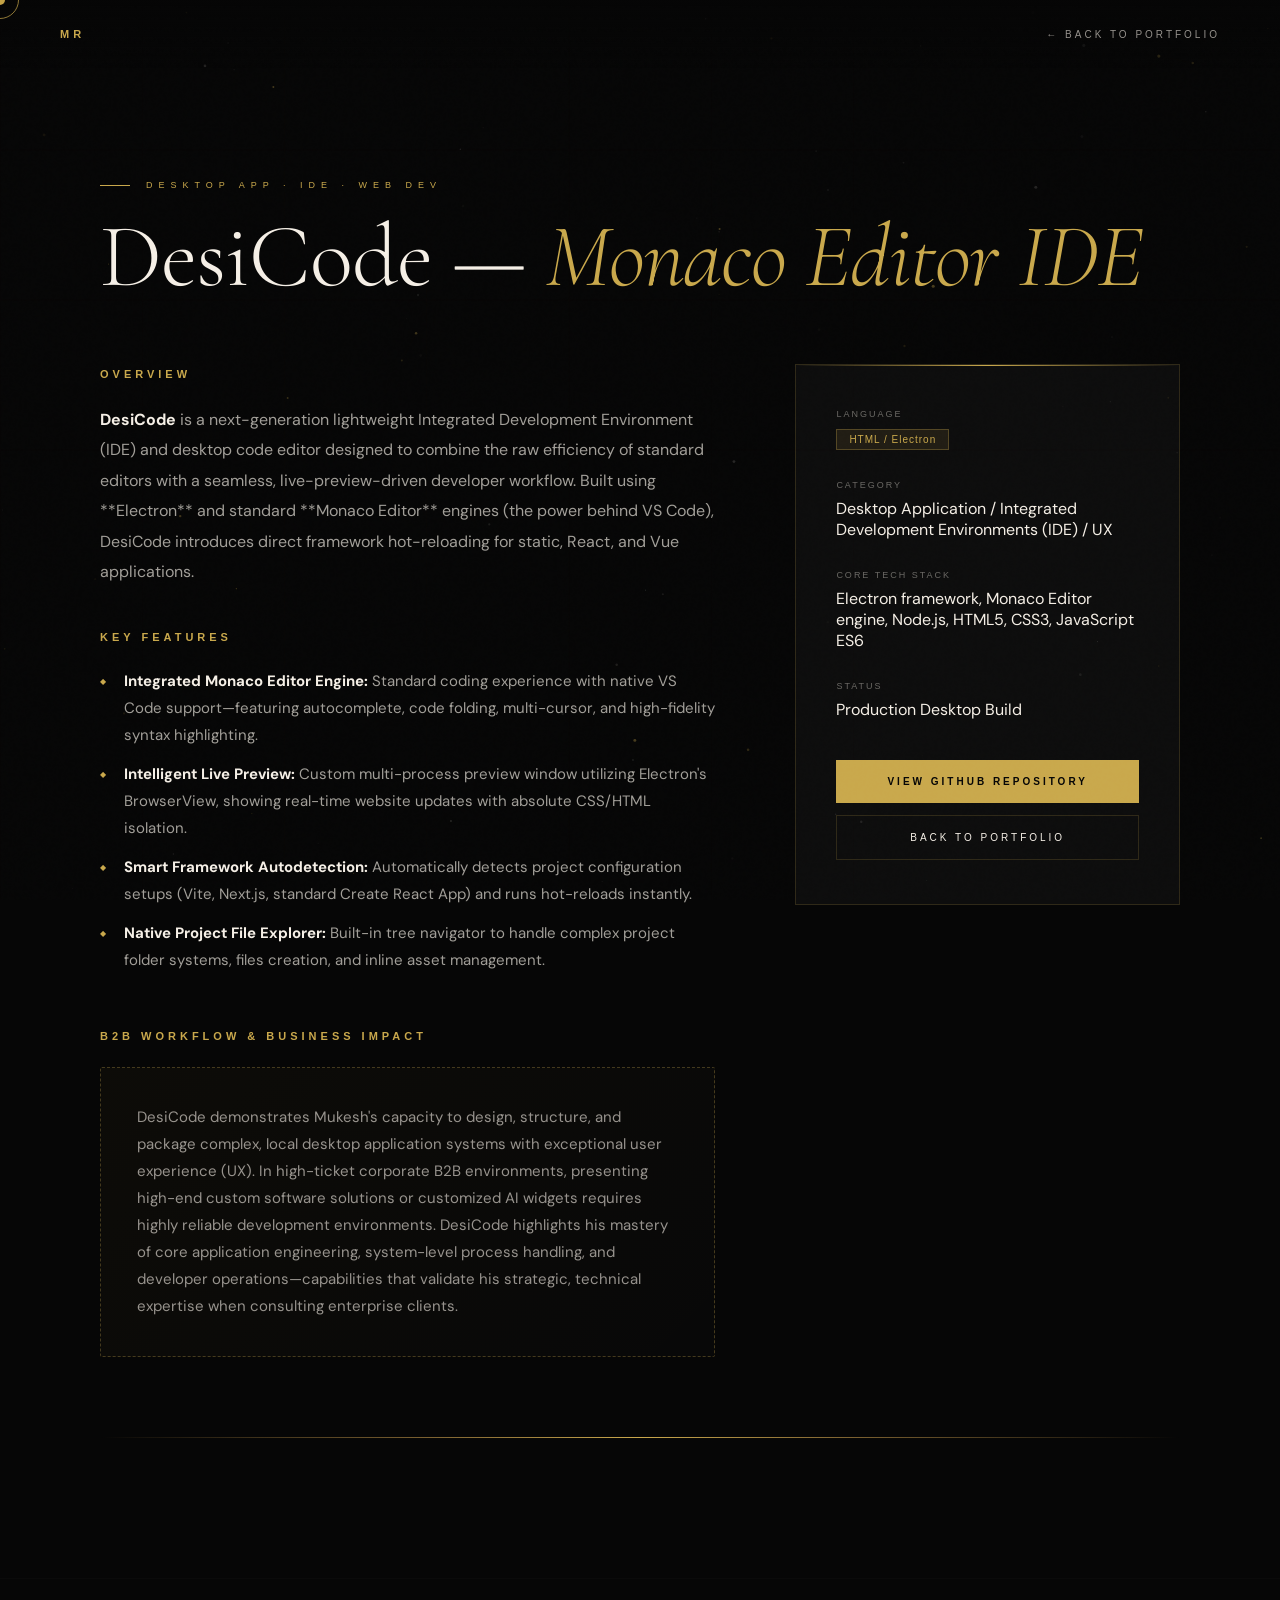
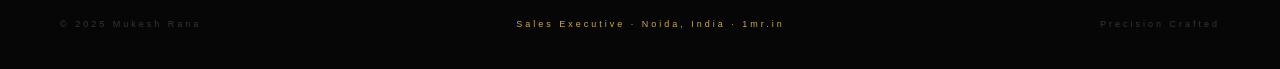
<file: desicode.html>
﻿<!DOCTYPE html>
<html lang="en">
<head>
<meta charset="UTF-8">
<meta name="viewport" content="width=device-width, initial-scale=1.0">
<title>DesiCode | Electron IDE & Monaco Editor Live Preview | Mukesh Rana</title>
<meta name="description" content="DesiCode — A lightweight next-generation Integrated Development Environment (IDE) built with Electron and Monaco Editor by Mukesh Rana.">
<link rel="canonical" href="https://www.1mr.in/desicode.html">
<link rel="preconnect" href="https://fonts.googleapis.com">
<link href="https://fonts.googleapis.com/css2?family=Cormorant+Garamond:ital,wght@0,300;0,400;0,600;1,300;1,400&family=Syncopate:wght@400;700&family=DM+Sans:wght@300;400;500&display=swap" rel="stylesheet">
<style>
  :root {
    --gold: #c9a84c;
    --gold-light: #e8c97a;
    --gold-dim: #7a6030;
    --cream: #f5efe6;
    --dark: #060606;
    --dark2: #0d0d0d;
    --dark3: #141414;
    --glass: rgba(255,255,255,0.03);
    --border: rgba(201,168,76,0.18);
  }
  *, *::before, *::after { margin: 0; padding: 0; box-sizing: border-box; }
  html { scroll-behavior: smooth; }
  body {
    background: var(--dark);
    color: var(--cream);
    font-family: 'DM Sans', sans-serif;
    overflow-x: hidden;
    cursor: none;
  }
  /* cursor */
  .cursor { position: fixed; width: 10px; height: 10px; background: var(--gold); border-radius: 50%; pointer-events: none; z-index: 9999; transform: translate(-50%,-50%); mix-blend-mode: difference; transition: width .3s, height .3s; }
  .cursor-ring { position: fixed; width: 38px; height: 38px; border: 1px solid rgba(201,168,76,0.7); border-radius: 50%; pointer-events: none; z-index: 9998; transform: translate(-50%,-50%); transition: width .3s, height .3s; }
  #bg-canvas { position: fixed; inset: 0; z-index: 0; pointer-events: none; }
  
  /* grain */
  body::before { content: ''; position: fixed; inset: 0; z-index: 3; pointer-events: none; background-image: url("data:image/svg+xml,%3Csvg viewBox='0 0 200 200' xmlns='http://www.w3.org/2000/svg'%3E%3Cfilter id='n'%3E%3CfeTurbulence type='fractalNoise' baseFrequency='0.9' numOctaves='4' stitchTiles='stitch'/%3E%3C/filter%3E%3Crect width='100%25' height='100%25' filter='url(%23n)' opacity='0.05'/%3E%3C/svg%3E"); opacity: .25; mix-blend-mode: overlay; }

  /* NAVIGATION */
  nav {
    position: fixed; top: 0; left: 0; right: 0; z-index: 100;
    display: flex; justify-content: space-between; align-items: center;
    padding: 28px 60px;
    background: linear-gradient(to bottom, rgba(6,6,6,0.95) 0%, transparent 100%);
  }
  .nav-logo { font-family: 'Syncopate', sans-serif; font-size: 11px; font-weight: 700; letter-spacing: 4px; color: var(--gold); text-decoration: none; }
  .back-btn { font-size: 10px; letter-spacing: 3px; text-transform: uppercase; color: rgba(245,239,230,0.6); text-decoration: none; transition: color .3s; font-family: 'Syncopate', sans-serif; display: flex; align-items: center; gap: 8px; }
  .back-btn:hover { color: var(--gold); }

  /* CONTENT CONTAINER */
  main {
    position: relative; z-index: 2;
    padding: 180px 60px 100px;
    max-width: 1200px;
    margin: 0 auto;
  }
  .project-header { margin-bottom: 60px; }
  .project-tag { font-family: 'Syncopate', sans-serif; font-size: 9px; letter-spacing: 6px; color: var(--gold); text-transform: uppercase; margin-bottom: 20px; display: flex; align-items: center; gap: 16px; }
  .project-tag::before { content: ''; width: 30px; height: 1px; background: var(--gold); }
  .project-title { font-family: 'Cormorant Garamond', serif; font-size: clamp(48px, 7vw, 90px); font-weight: 300; line-height: 1.05; letter-spacing: -1px; }
  .project-title em { font-style: italic; color: var(--gold); }

  /* grid layout */
  .project-grid {
    display: grid;
    grid-template-columns: 1.6fr 1fr;
    gap: 80px;
    align-items: start;
  }
  .project-desc-col { display: flex; flex-direction: column; gap: 40px; }
  .desc-section { font-size: 16px; line-height: 1.9; color: rgba(245,239,230,0.65); }
  .desc-section strong { color: var(--cream); }
  .section-subtitle { font-family: 'Syncopate', sans-serif; font-size: 11px; letter-spacing: 4px; color: var(--gold); text-transform: uppercase; margin-bottom: 20px; display: flex; align-items: center; gap: 10px; }
  
  /* list of features */
  .feature-list { list-style: none; }
  .feature-list li { font-size: 15px; line-height: 1.8; color: rgba(245,239,230,0.65); padding-left: 24px; position: relative; margin-bottom: 12px; }
  .feature-list li::before { content: '◆'; position: absolute; left: 0; color: var(--gold); font-size: 8px; top: 6px; }

  /* tech application card */
  .business-card {
    background: linear-gradient(135deg, rgba(201,168,76,0.04) 0%, rgba(255,255,255,0.01) 100%);
    border: 1px dashed rgba(201,168,76,0.3);
    padding: 36px;
    border-radius: 2px;
  }
  .business-card p { font-size: 15px; line-height: 1.8; color: rgba(245,239,230,0.6); }

  /* specs column */
  .project-specs-col {
    position: sticky;
    top: 140px;
  }
  .specs-card {
    background: var(--glass);
    border: 1px solid var(--border);
    padding: 44px 40px;
    position: relative;
    overflow: hidden;
  }
  .specs-card::before { content: ''; position: absolute; top: 0; left: 0; right: 0; height: 1px; background: linear-gradient(90deg, transparent, var(--gold), transparent); }
  .spec-item { margin-bottom: 30px; }
  .spec-label { font-family: 'Syncopate', sans-serif; font-size: 9px; letter-spacing: 2px; color: rgba(245,239,230,0.4); text-transform: uppercase; margin-bottom: 8px; }
  .spec-value { font-size: 16px; color: var(--cream); font-weight: 400; }
  .spec-badge { display: inline-block; padding: 4px 12px; background: rgba(201,168,76,0.1); border: 1px solid rgba(201,168,76,0.3); color: var(--gold); font-family: 'Syncopate', sans-serif; font-size: 10px; letter-spacing: 1px; }

  /* buttons */
  .btn-primary { width: 100%; text-align: center; padding: 16px 36px; background: var(--gold); color: var(--dark); font-size: 10px; letter-spacing: 3px; text-transform: uppercase; font-family: 'Syncopate', sans-serif; font-weight: 700; border: none; cursor: none; transition: transform .3s, box-shadow .3s; text-decoration: none; display: inline-block; margin-top: 10px; }
  .btn-primary:hover { transform: translateY(-3px); box-shadow: 0 15px 30px rgba(201,168,76,0.25); }
  .btn-outline { width: 100%; text-align: center; padding: 16px 36px; background: transparent; color: var(--cream); font-size: 10px; letter-spacing: 3px; text-transform: uppercase; font-family: 'Syncopate', sans-serif; border: 1px solid var(--border); cursor: none; transition: border-color .3s, color .3s; text-decoration: none; display: inline-block; margin-top: 12px; }
  .btn-outline:hover { border-color: var(--gold); color: var(--gold); }

  .gold-divider { width: 100%; height: 1px; position: relative; margin: 80px 0 40px; }
  .gold-divider::before { content: ''; display: block; height: 1px; background: linear-gradient(90deg, transparent 0%, var(--gold-dim) 30%, var(--gold) 50%, var(--gold-dim) 70%, transparent 100%); }

  footer { padding: 40px 60px; display: flex; justify-content: space-between; align-items: center; font-family: 'Syncopate', sans-serif; font-size: 9px; letter-spacing: 3px; color: rgba(245,239,230,0.2); position: relative; z-index: 2; border-top: 1px solid rgba(255,255,255,0.02); }
  .footer-gold { color: var(--gold); }

  /* animations */
  @keyframes fadeUp { from { opacity: 0; transform: translateY(30px); } to { opacity: 1; transform: translateY(0); } }
  .reveal { opacity: 0; transform: translateY(30px); animation: fadeUp 0.8s cubic-bezier(.23,1,.32,1) forwards; }
  .reveal-delay-1 { animation-delay: 0.15s; }
  .reveal-delay-2 { animation-delay: 0.3s; }

  @media (max-width: 900px) {
    nav { padding: 20px 24px; }
    main { padding: 120px 24px 80px; }
    .project-grid { grid-template-columns: 1fr; gap: 50px; }
    .project-specs-col { position: static; }
    footer { padding: 24px; flex-direction: column; gap: 12px; text-align: center; }
  }
</style>
  <link rel="stylesheet" href="mobile.css">
</head>
<body>

<div class="cursor" id="cursor"></div>
<div class="cursor-ring" id="cursorRing"></div>
<canvas id="bg-canvas"></canvas>

<nav>
  <a href="index.html" class="nav-logo">MR</a>
  <a href="profile.html#projects" class="back-btn">← Back to Portfolio</a>
</nav>

<main>
  <div class="project-header reveal">
    <div class="project-tag">DESKTOP APP · IDE · WEB DEV</div>
    <h1 class="project-title">DesiCode — <em>Monaco Editor IDE</em></h1>
  </div>

  <div class="project-grid">
    <!-- Main description column -->
    <div class="project-desc-col reveal reveal-delay-1">
      <div class="desc-section">
        <h2 class="section-subtitle">Overview</h2>
        <p><strong>DesiCode</strong> is a next-generation lightweight Integrated Development Environment (IDE) and desktop code editor designed to combine the raw efficiency of standard editors with a seamless, live-preview-driven developer workflow. Built using **Electron** and standard **Monaco Editor** engines (the power behind VS Code), DesiCode introduces direct framework hot-reloading for static, React, and Vue applications.</p>
      </div>

      <div class="desc-section">
        <h2 class="section-subtitle">Key Features</h2>
        <ul class="feature-list">
          <li><strong>Integrated Monaco Editor Engine:</strong> Standard coding experience with native VS Code support—featuring autocomplete, code folding, multi-cursor, and high-fidelity syntax highlighting.</li>
          <li><strong>Intelligent Live Preview:</strong> Custom multi-process preview window utilizing Electron's BrowserView, showing real-time website updates with absolute CSS/HTML isolation.</li>
          <li><strong>Smart Framework Autodetection:</strong> Automatically detects project configuration setups (Vite, Next.js, standard Create React App) and runs hot-reloads instantly.</li>
          <li><strong>Native Project File Explorer:</strong> Built-in tree navigator to handle complex project folder systems, files creation, and inline asset management.</li>
        </ul>
      </div>

      <div class="desc-section">
        <h2 class="section-subtitle">B2B Workflow & Business Impact</h2>
        <div class="business-card">
          <p>DesiCode demonstrates Mukesh's capacity to design, structure, and package complex, local desktop application systems with exceptional user experience (UX). In high-ticket corporate B2B environments, presenting high-end custom software solutions or customized AI widgets requires highly reliable development environments. DesiCode highlights his mastery of core application engineering, system-level process handling, and developer operations—capabilities that validate his strategic, technical expertise when consulting enterprise clients.</p>
        </div>
      </div>
    </div>

    <!-- Specs column -->
    <div class="project-specs-col reveal reveal-delay-2">
      <div class="specs-card">
        <div class="spec-item">
          <div class="spec-label">Language</div>
          <div class="spec-value"><span class="spec-badge">HTML / Electron</span></div>
        </div>
        <div class="spec-item">
          <div class="spec-label">Category</div>
          <div class="spec-value">Desktop Application / Integrated Development Environments (IDE) / UX</div>
        </div>
        <div class="spec-item">
          <div class="spec-label">Core Tech Stack</div>
          <div class="spec-value">Electron framework, Monaco Editor engine, Node.js, HTML5, CSS3, JavaScript ES6</div>
        </div>
        <div class="spec-item">
          <div class="spec-label">Status</div>
          <div class="spec-value">Production Desktop Build</div>
        </div>

        <a href="https://github.com/misurana/DesiCode" target="_blank" class="btn-primary">View GitHub Repository</a>
        <a href="profile.html" class="btn-outline">Back to Portfolio</a>
      </div>
    </div>
  </div>

  <div class="gold-divider"></div>
</main>

<footer>
  <span>© 2025 Mukesh Rana</span>
  <span class="footer-gold">Sales Executive · Noida, India · <a href="https://www.1mr.in" style="color: var(--gold); text-decoration: none;">1mr.in</a></span>
  <span>Precision Crafted</span>
</footer>

<script>
// ── CURSOR ──
const cur = document.getElementById('cursor');
const ring = document.getElementById('cursorRing');
let mx=0,my=0,rx=0,ry=0;
document.addEventListener('mousemove',e=>{mx=e.clientX;my=e.clientY;});
(function animC(){
  cur.style.left=mx+'px';cur.style.top=my+'px';
  rx+=(mx-rx)*.1;ry+=(my-ry)*.1;
  ring.style.left=rx+'px';ring.style.top=ry+'px';
  requestAnimationFrame(animC);
})();

// ── CANVAS PARTICLES ──
const canvas=document.getElementById('bg-canvas');
const ctx=canvas.getContext('2d');
let W,H;
function resizeC(){W=canvas.width=window.innerWidth;H=canvas.height=window.innerHeight;}
resizeC(); window.addEventListener('resize',resizeC);

class P{
  constructor(){this.reset();}
  reset(){
    this.x=Math.random()*W; this.y=Math.random()*H;
    this.vx=(Math.random()-.5)*.25; this.vy=(Math.random()-.5)*.25;
    this.r=Math.random()*1.2+.4;
    this.a=Math.random()*.3+.05;
    this.g=Math.random()>.65;
  }
  update(){this.x+=this.vx;this.y+=this.vy;if(this.x<0||this.x>W||this.y<0||this.y>H)this.reset();}
  draw(){
    ctx.beginPath();ctx.arc(this.x,this.y,this.r,0,Math.PI*2);
    ctx.fillStyle=this.g?`rgba(201,168,76,${this.a})`:`rgba(245,239,230,${this.a*.4})`;
    ctx.fill();
  }
}
const pts=[];for(let i=0;i<90;i++)pts.push(new P());

let t=0;
(function draw(){
  ctx.clearRect(0,0,W,H);
  t+=.004;
  // subtle animated grid lines
  for(let i=0;i<10;i++){
    const x=(i/9)*W;
    ctx.strokeStyle=`rgba(201,168,76,${.015+.008*Math.sin(t+i*.5)})`;
    ctx.lineWidth=.5;
    ctx.beginPath();ctx.moveTo(x,0);ctx.lineTo(x,H);ctx.stroke();
  }
  for(let i=0;i<7;i++){
    const y=(i/6)*H;
    ctx.strokeStyle=`rgba(201,168,76,${.012+.006*Math.sin(t+i*.7)})`;
    ctx.lineWidth=.5;
    ctx.beginPath();ctx.moveTo(0,y);ctx.lineTo(W,y);ctx.stroke();
  }
  pts.forEach(p=>{p.update();p.draw();});
  // gold connection lines
  const gp=pts.filter(p=>p.g);
  for(let i=0;i<gp.length;i++)for(let j=i+1;j<gp.length;j++){
    const dx=gp[i].x-gp[j].x,dy=gp[i].y-gp[j].y,d=Math.sqrt(dx*dx+dy*dy);
    if(d<140){ctx.beginPath();ctx.strokeStyle=`rgba(201,168,76,${.05*(1-d/140)})`;ctx.lineWidth=.4;ctx.moveTo(gp[i].x,gp[i].y);ctx.lineTo(gp[j].x,gp[j].y);ctx.stroke();}
  }
  requestAnimationFrame(draw);
})();
</script>
</body>
</html>
</file>
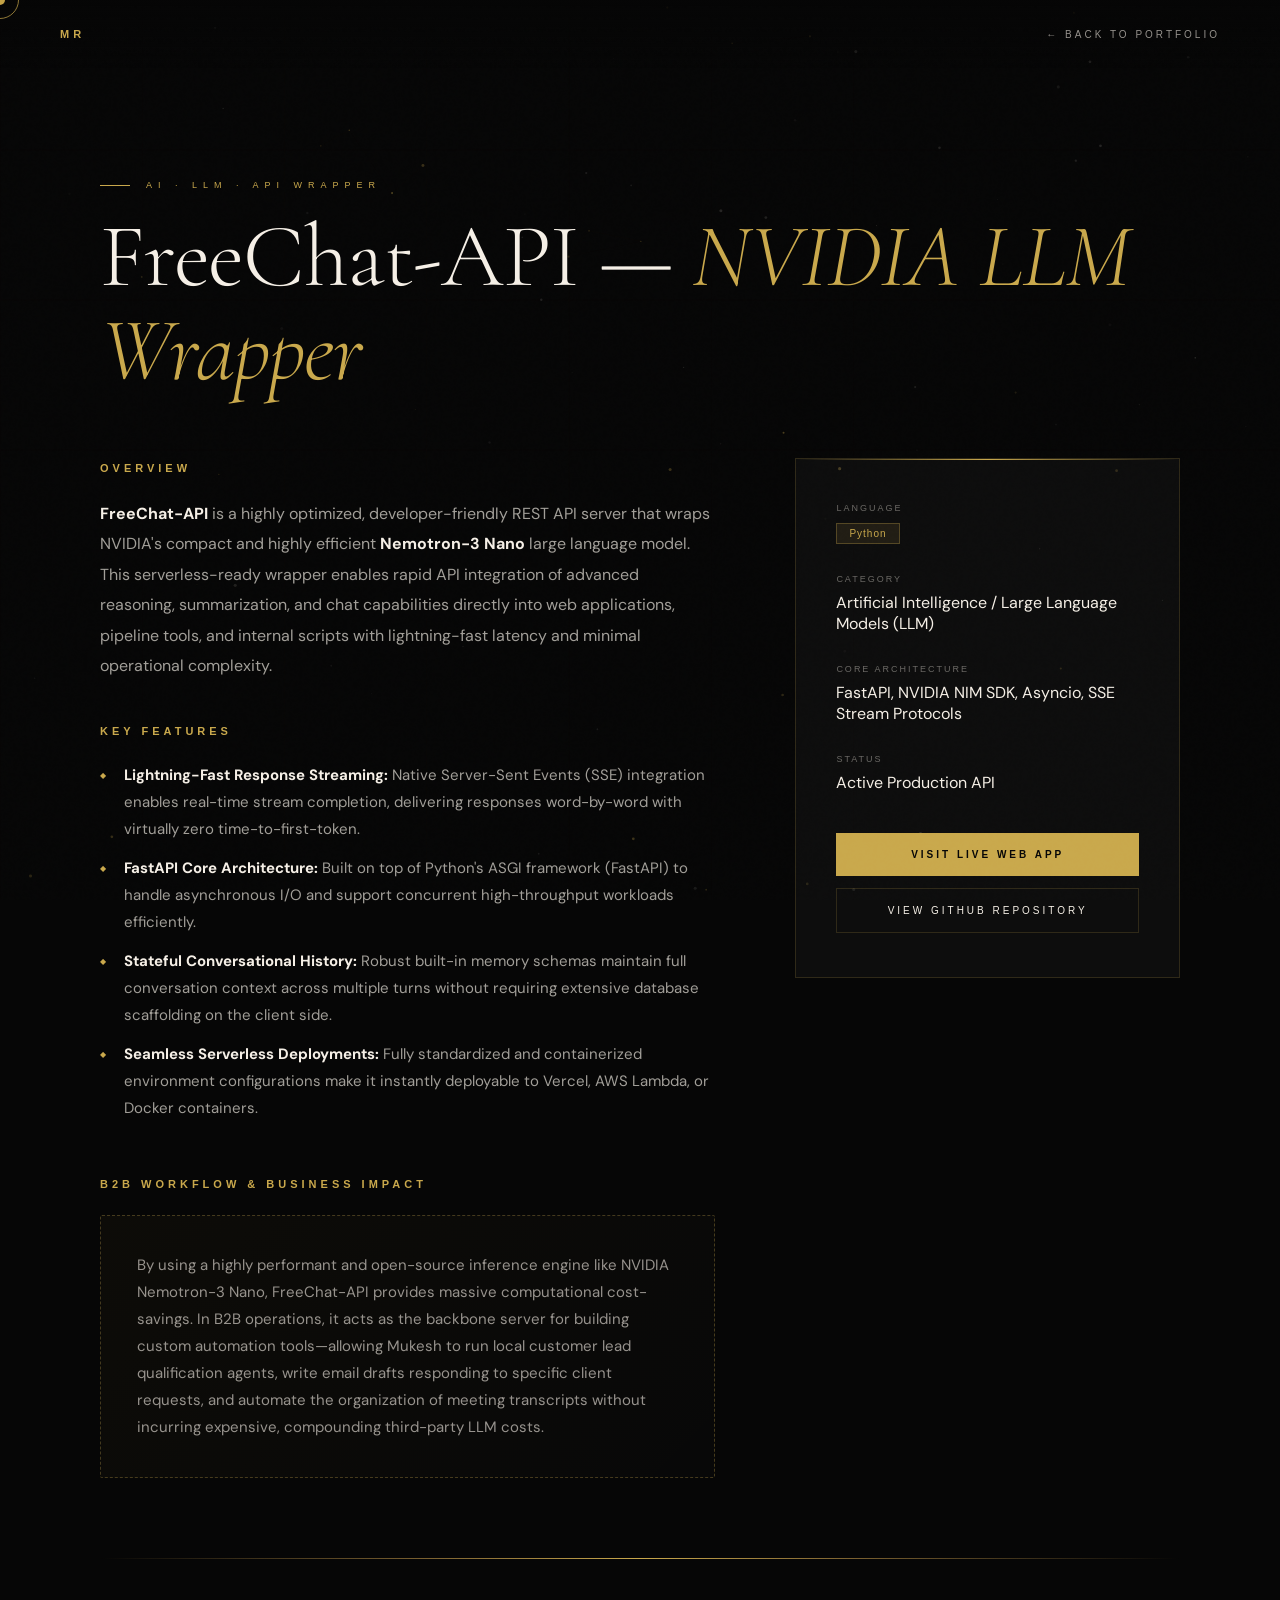
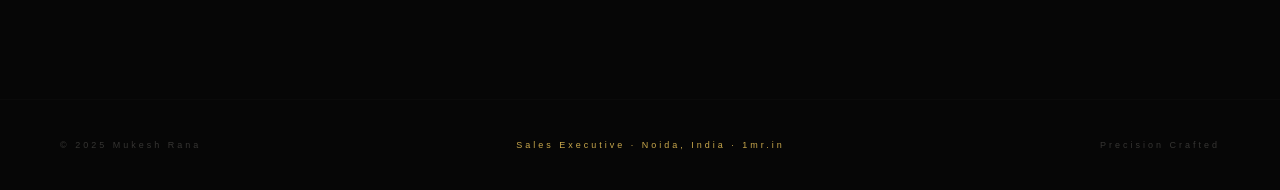
<file: freechat-api.html>
﻿<!DOCTYPE html>
<html lang="en">
<head>
<meta charset="UTF-8">
<meta name="viewport" content="width=device-width, initial-scale=1.0">
<title>FreeChat-API | NVIDIA LLM API Wrapper | Mukesh Rana</title>
<meta name="description" content="FreeChat-API — A developer-friendly serverless API wrapper for the NVIDIA Nemotron-3 Nano language model, designed by Mukesh Rana.">
<link rel="canonical" href="https://www.1mr.in/freechat-api.html">
<link rel="preconnect" href="https://fonts.googleapis.com">
<link href="https://fonts.googleapis.com/css2?family=Cormorant+Garamond:ital,wght@0,300;0,400;0,600;1,300;1,400&family=Syncopate:wght@400;700&family=DM+Sans:wght@300;400;500&display=swap" rel="stylesheet">
<style>
  :root {
    --gold: #c9a84c;
    --gold-light: #e8c97a;
    --gold-dim: #7a6030;
    --cream: #f5efe6;
    --dark: #060606;
    --dark2: #0d0d0d;
    --dark3: #141414;
    --glass: rgba(255,255,255,0.03);
    --border: rgba(201,168,76,0.18);
  }
  *, *::before, *::after { margin: 0; padding: 0; box-sizing: border-box; }
  html { scroll-behavior: smooth; }
  body {
    background: var(--dark);
    color: var(--cream);
    font-family: 'DM Sans', sans-serif;
    overflow-x: hidden;
    cursor: none;
  }
  /* cursor */
  .cursor { position: fixed; width: 10px; height: 10px; background: var(--gold); border-radius: 50%; pointer-events: none; z-index: 9999; transform: translate(-50%,-50%); mix-blend-mode: difference; transition: width .3s, height .3s; }
  .cursor-ring { position: fixed; width: 38px; height: 38px; border: 1px solid rgba(201,168,76,0.7); border-radius: 50%; pointer-events: none; z-index: 9998; transform: translate(-50%,-50%); transition: width .3s, height .3s; }
  #bg-canvas { position: fixed; inset: 0; z-index: 0; pointer-events: none; }
  
  /* grain */
  body::before { content: ''; position: fixed; inset: 0; z-index: 3; pointer-events: none; background-image: url("data:image/svg+xml,%3Csvg viewBox='0 0 200 200' xmlns='http://www.w3.org/2000/svg'%3E%3Cfilter id='n'%3E%3CfeTurbulence type='fractalNoise' baseFrequency='0.9' numOctaves='4' stitchTiles='stitch'/%3E%3C/filter%3E%3Crect width='100%25' height='100%25' filter='url(%23n)' opacity='0.05'/%3E%3C/svg%3E"); opacity: .25; mix-blend-mode: overlay; }

  /* NAVIGATION */
  nav {
    position: fixed; top: 0; left: 0; right: 0; z-index: 100;
    display: flex; justify-content: space-between; align-items: center;
    padding: 28px 60px;
    background: linear-gradient(to bottom, rgba(6,6,6,0.95) 0%, transparent 100%);
  }
  .nav-logo { font-family: 'Syncopate', sans-serif; font-size: 11px; font-weight: 700; letter-spacing: 4px; color: var(--gold); text-decoration: none; }
  .back-btn { font-size: 10px; letter-spacing: 3px; text-transform: uppercase; color: rgba(245,239,230,0.6); text-decoration: none; transition: color .3s; font-family: 'Syncopate', sans-serif; display: flex; align-items: center; gap: 8px; }
  .back-btn:hover { color: var(--gold); }

  /* CONTENT CONTAINER */
  main {
    position: relative; z-index: 2;
    padding: 180px 60px 100px;
    max-width: 1200px;
    margin: 0 auto;
  }
  .project-header { margin-bottom: 60px; }
  .project-tag { font-family: 'Syncopate', sans-serif; font-size: 9px; letter-spacing: 6px; color: var(--gold); text-transform: uppercase; margin-bottom: 20px; display: flex; align-items: center; gap: 16px; }
  .project-tag::before { content: ''; width: 30px; height: 1px; background: var(--gold); }
  .project-title { font-family: 'Cormorant Garamond', serif; font-size: clamp(48px, 7vw, 90px); font-weight: 300; line-height: 1.05; letter-spacing: -1px; }
  .project-title em { font-style: italic; color: var(--gold); }

  /* grid layout */
  .project-grid {
    display: grid;
    grid-template-columns: 1.6fr 1fr;
    gap: 80px;
    align-items: start;
  }
  .project-desc-col { display: flex; flex-direction: column; gap: 40px; }
  .desc-section { font-size: 16px; line-height: 1.9; color: rgba(245,239,230,0.65); }
  .desc-section strong { color: var(--cream); }
  .section-subtitle { font-family: 'Syncopate', sans-serif; font-size: 11px; letter-spacing: 4px; color: var(--gold); text-transform: uppercase; margin-bottom: 20px; display: flex; align-items: center; gap: 10px; }
  
  /* list of features */
  .feature-list { list-style: none; }
  .feature-list li { font-size: 15px; line-height: 1.8; color: rgba(245,239,230,0.65); padding-left: 24px; position: relative; margin-bottom: 12px; }
  .feature-list li::before { content: '◆'; position: absolute; left: 0; color: var(--gold); font-size: 8px; top: 6px; }

  /* tech application card */
  .business-card {
    background: linear-gradient(135deg, rgba(201,168,76,0.04) 0%, rgba(255,255,255,0.01) 100%);
    border: 1px dashed rgba(201,168,76,0.3);
    padding: 36px;
    border-radius: 2px;
  }
  .business-card p { font-size: 15px; line-height: 1.8; color: rgba(245,239,230,0.6); }

  /* specs column */
  .project-specs-col {
    position: sticky;
    top: 140px;
  }
  .specs-card {
    background: var(--glass);
    border: 1px solid var(--border);
    padding: 44px 40px;
    position: relative;
    overflow: hidden;
  }
  .specs-card::before { content: ''; position: absolute; top: 0; left: 0; right: 0; height: 1px; background: linear-gradient(90deg, transparent, var(--gold), transparent); }
  .spec-item { margin-bottom: 30px; }
  .spec-label { font-family: 'Syncopate', sans-serif; font-size: 9px; letter-spacing: 2px; color: rgba(245,239,230,0.4); text-transform: uppercase; margin-bottom: 8px; }
  .spec-value { font-size: 16px; color: var(--cream); font-weight: 400; }
  .spec-badge { display: inline-block; padding: 4px 12px; background: rgba(201,168,76,0.1); border: 1px solid rgba(201,168,76,0.3); color: var(--gold); font-family: 'Syncopate', sans-serif; font-size: 10px; letter-spacing: 1px; }

  /* buttons */
  .btn-primary { width: 100%; text-align: center; padding: 16px 36px; background: var(--gold); color: var(--dark); font-size: 10px; letter-spacing: 3px; text-transform: uppercase; font-family: 'Syncopate', sans-serif; font-weight: 700; border: none; cursor: none; transition: transform .3s, box-shadow .3s; text-decoration: none; display: inline-block; margin-top: 10px; }
  .btn-primary:hover { transform: translateY(-3px); box-shadow: 0 15px 30px rgba(201,168,76,0.25); }
  .btn-outline { width: 100%; text-align: center; padding: 16px 36px; background: transparent; color: var(--cream); font-size: 10px; letter-spacing: 3px; text-transform: uppercase; font-family: 'Syncopate', sans-serif; border: 1px solid var(--border); cursor: none; transition: border-color .3s, color .3s; text-decoration: none; display: inline-block; margin-top: 12px; }
  .btn-outline:hover { border-color: var(--gold); color: var(--gold); }

  .gold-divider { width: 100%; height: 1px; position: relative; margin: 80px 0 40px; }
  .gold-divider::before { content: ''; display: block; height: 1px; background: linear-gradient(90deg, transparent 0%, var(--gold-dim) 30%, var(--gold) 50%, var(--gold-dim) 70%, transparent 100%); }

  footer { padding: 40px 60px; display: flex; justify-content: space-between; align-items: center; font-family: 'Syncopate', sans-serif; font-size: 9px; letter-spacing: 3px; color: rgba(245,239,230,0.2); position: relative; z-index: 2; border-top: 1px solid rgba(255,255,255,0.02); }
  .footer-gold { color: var(--gold); }

  /* animations */
  @keyframes fadeUp { from { opacity: 0; transform: translateY(30px); } to { opacity: 1; transform: translateY(0); } }
  .reveal { opacity: 0; transform: translateY(30px); animation: fadeUp 0.8s cubic-bezier(.23,1,.32,1) forwards; }
  .reveal-delay-1 { animation-delay: 0.15s; }
  .reveal-delay-2 { animation-delay: 0.3s; }

  @media (max-width: 900px) {
    nav { padding: 20px 24px; }
    main { padding: 120px 24px 80px; }
    .project-grid { grid-template-columns: 1fr; gap: 50px; }
    .project-specs-col { position: static; }
    footer { padding: 24px; flex-direction: column; gap: 12px; text-align: center; }
  }
</style>
  <link rel="stylesheet" href="mobile.css">
</head>
<body>

<div class="cursor" id="cursor"></div>
<div class="cursor-ring" id="cursorRing"></div>
<canvas id="bg-canvas"></canvas>

<nav>
  <a href="index.html" class="nav-logo">MR</a>
  <a href="profile.html#projects" class="back-btn">← Back to Portfolio</a>
</nav>

<main>
  <div class="project-header reveal">
    <div class="project-tag">AI · LLM · API WRAPPER</div>
    <h1 class="project-title">FreeChat-API — <em>NVIDIA LLM Wrapper</em></h1>
  </div>

  <div class="project-grid">
    <!-- Main description column -->
    <div class="project-desc-col reveal reveal-delay-1">
      <div class="desc-section">
        <h2 class="section-subtitle">Overview</h2>
        <p><strong>FreeChat-API</strong> is a highly optimized, developer-friendly REST API server that wraps NVIDIA's compact and highly efficient <strong>Nemotron-3 Nano</strong> large language model. This serverless-ready wrapper enables rapid API integration of advanced reasoning, summarization, and chat capabilities directly into web applications, pipeline tools, and internal scripts with lightning-fast latency and minimal operational complexity.</p>
      </div>

      <div class="desc-section">
        <h2 class="section-subtitle">Key Features</h2>
        <ul class="feature-list">
          <li><strong>Lightning-Fast Response Streaming:</strong> Native Server-Sent Events (SSE) integration enables real-time stream completion, delivering responses word-by-word with virtually zero time-to-first-token.</li>
          <li><strong>FastAPI Core Architecture:</strong> Built on top of Python's ASGI framework (FastAPI) to handle asynchronous I/O and support concurrent high-throughput workloads efficiently.</li>
          <li><strong>Stateful Conversational History:</strong> Robust built-in memory schemas maintain full conversation context across multiple turns without requiring extensive database scaffolding on the client side.</li>
          <li><strong>Seamless Serverless Deployments:</strong> Fully standardized and containerized environment configurations make it instantly deployable to Vercel, AWS Lambda, or Docker containers.</li>
        </ul>
      </div>

      <div class="desc-section">
        <h2 class="section-subtitle">B2B Workflow & Business Impact</h2>
        <div class="business-card">
          <p>By using a highly performant and open-source inference engine like NVIDIA Nemotron-3 Nano, FreeChat-API provides massive computational cost-savings. In B2B operations, it acts as the backbone server for building custom automation tools—allowing Mukesh to run local customer lead qualification agents, write email drafts responding to specific client requests, and automate the organization of meeting transcripts without incurring expensive, compounding third-party LLM costs.</p>
        </div>
      </div>
    </div>

    <!-- Specs column -->
    <div class="project-specs-col reveal reveal-delay-2">
      <div class="specs-card">
        <div class="spec-item">
          <div class="spec-label">Language</div>
          <div class="spec-value"><span class="spec-badge">Python</span></div>
        </div>
        <div class="spec-item">
          <div class="spec-label">Category</div>
          <div class="spec-value">Artificial Intelligence / Large Language Models (LLM)</div>
        </div>
        <div class="spec-item">
          <div class="spec-label">Core Architecture</div>
          <div class="spec-value">FastAPI, NVIDIA NIM SDK, Asyncio, SSE Stream Protocols</div>
        </div>
        <div class="spec-item">
          <div class="spec-label">Status</div>
          <div class="spec-value">Active Production API</div>
        </div>

        <a href="https://nemotron-3-nano-main.vercel.app" target="_blank" class="btn-primary">Visit Live Web App</a>
        <a href="https://github.com/misurana/FreeChat-API" target="_blank" class="btn-outline">View GitHub Repository</a>
      </div>
    </div>
  </div>

  <div class="gold-divider"></div>
</main>

<footer>
  <span>© 2025 Mukesh Rana</span>
  <span class="footer-gold">Sales Executive · Noida, India · <a href="https://www.1mr.in" style="color: var(--gold); text-decoration: none;">1mr.in</a></span>
  <span>Precision Crafted</span>
</footer>

<script>
// ── CURSOR ──
const cur = document.getElementById('cursor');
const ring = document.getElementById('cursorRing');
let mx=0,my=0,rx=0,ry=0;
document.addEventListener('mousemove',e=>{mx=e.clientX;my=e.clientY;});
(function animC(){
  cur.style.left=mx+'px';cur.style.top=my+'px';
  rx+=(mx-rx)*.1;ry+=(my-ry)*.1;
  ring.style.left=rx+'px';ring.style.top=ry+'px';
  requestAnimationFrame(animC);
})();

// ── CANVAS PARTICLES ──
const canvas=document.getElementById('bg-canvas');
const ctx=canvas.getContext('2d');
let W,H;
function resizeC(){W=canvas.width=window.innerWidth;H=canvas.height=window.innerHeight;}
resizeC(); window.addEventListener('resize',resizeC);

class P{
  constructor(){this.reset();}
  reset(){
    this.x=Math.random()*W; this.y=Math.random()*H;
    this.vx=(Math.random()-.5)*.25; this.vy=(Math.random()-.5)*.25;
    this.r=Math.random()*1.2+.4;
    this.a=Math.random()*.3+.05;
    this.g=Math.random()>.65;
  }
  update(){this.x+=this.vx;this.y+=this.vy;if(this.x<0||this.x>W||this.y<0||this.y>H)this.reset();}
  draw(){
    ctx.beginPath();ctx.arc(this.x,this.y,this.r,0,Math.PI*2);
    ctx.fillStyle=this.g?`rgba(201,168,76,${this.a})`:`rgba(245,239,230,${this.a*.4})`;
    ctx.fill();
  }
}
const pts=[];for(let i=0;i<90;i++)pts.push(new P());

let t=0;
(function draw(){
  ctx.clearRect(0,0,W,H);
  t+=.004;
  // subtle animated grid lines
  for(let i=0;i<10;i++){
    const x=(i/9)*W;
    ctx.strokeStyle=`rgba(201,168,76,${.015+.008*Math.sin(t+i*.5)})`;
    ctx.lineWidth=.5;
    ctx.beginPath();ctx.moveTo(x,0);ctx.lineTo(x,H);ctx.stroke();
  }
  for(let i=0;i<7;i++){
    const y=(i/6)*H;
    ctx.strokeStyle=`rgba(201,168,76,${.012+.006*Math.sin(t+i*.7)})`;
    ctx.lineWidth=.5;
    ctx.beginPath();ctx.moveTo(0,y);ctx.lineTo(W,y);ctx.stroke();
  }
  pts.forEach(p=>{p.update();p.draw();});
  // gold connection lines
  const gp=pts.filter(p=>p.g);
  for(let i=0;i<gp.length;i++)for(let j=i+1;j<gp.length;j++){
    const dx=gp[i].x-gp[j].x,dy=gp[i].y-gp[j].y,d=Math.sqrt(dx*dx+dy*dy);
    if(d<140){ctx.beginPath();ctx.strokeStyle=`rgba(201,168,76,${.05*(1-d/140)})`;ctx.lineWidth=.4;ctx.moveTo(gp[i].x,gp[i].y);ctx.lineTo(gp[j].x,gp[j].y);ctx.stroke();}
  }
  requestAnimationFrame(draw);
})();
</script>
</body>
</html>
</file>
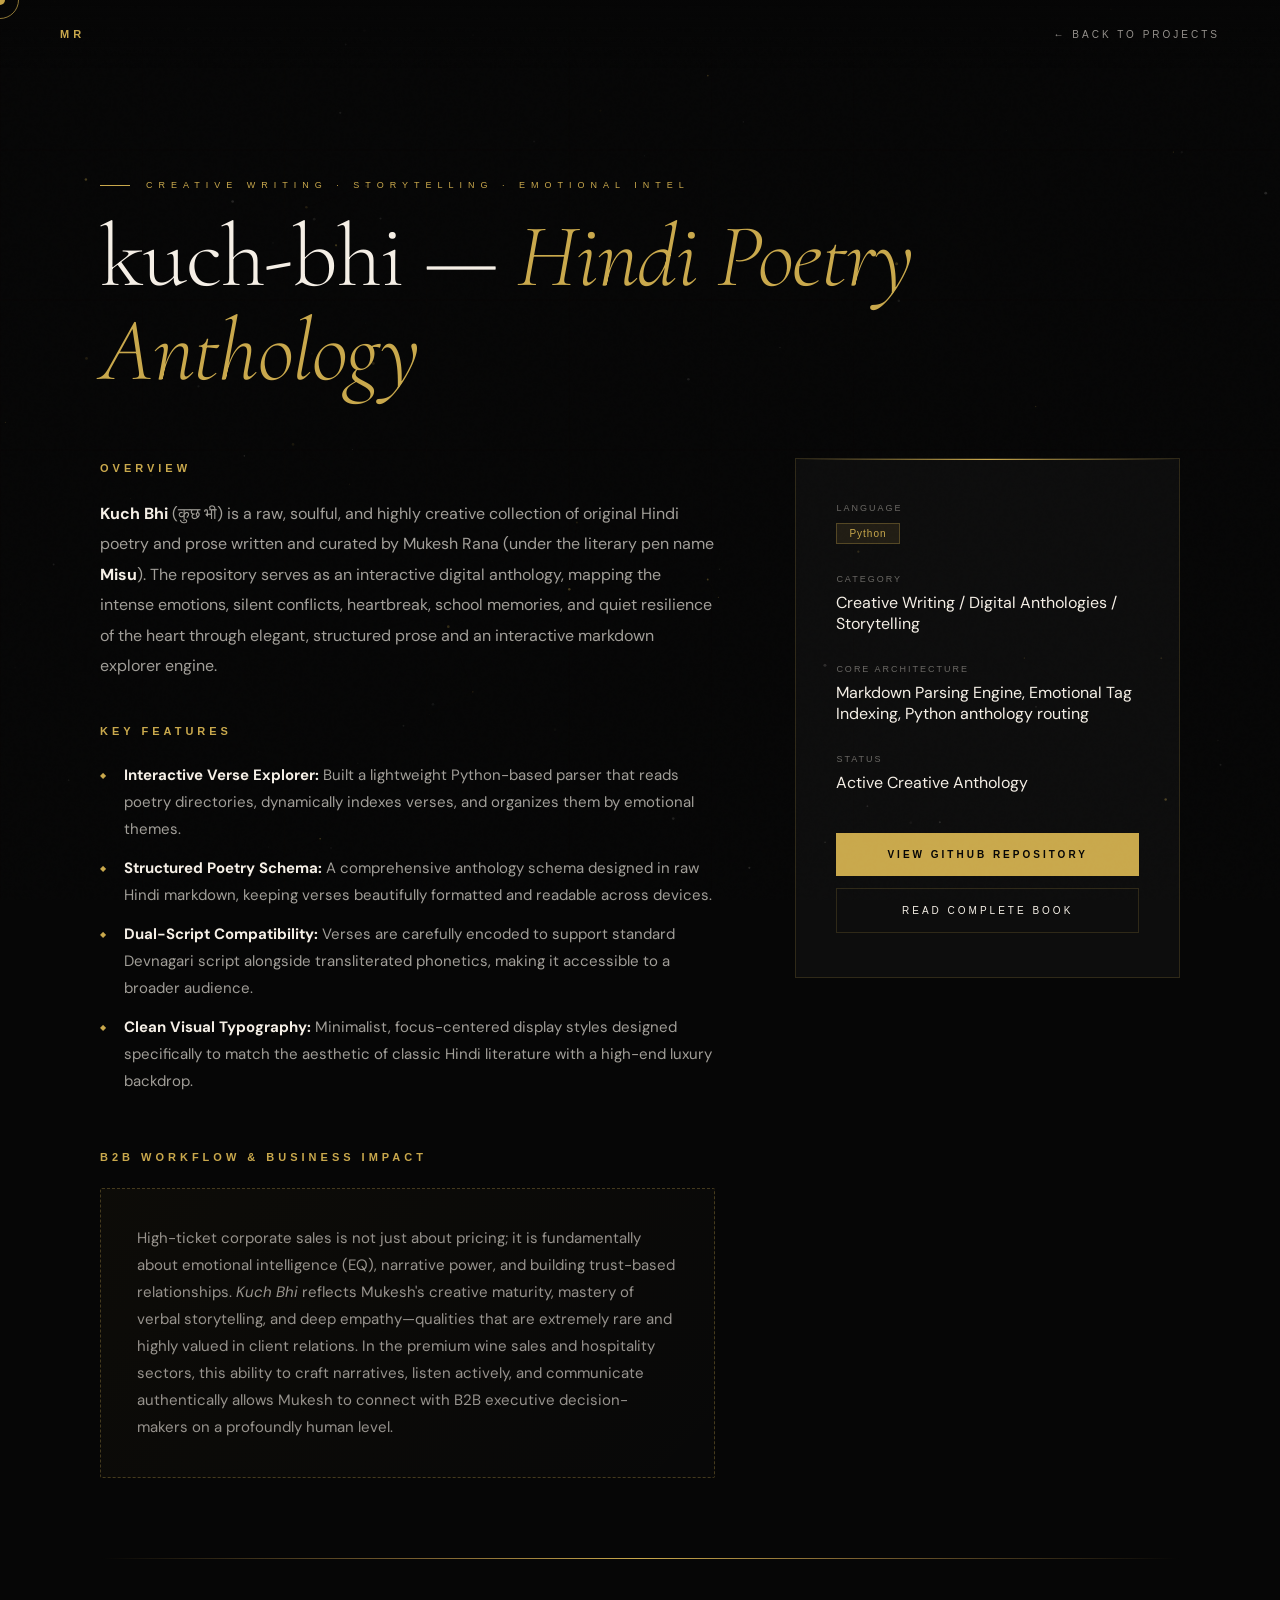
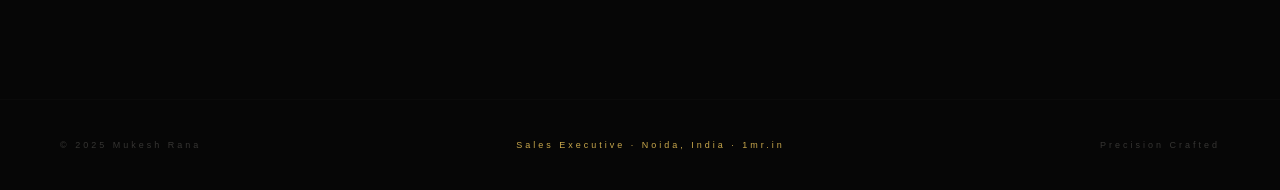
<file: kuch-bhi.html>
<!DOCTYPE html>
<html lang="en">
<head>
<meta charset="UTF-8">
<meta name="viewport" content="width=device-width, initial-scale=1.0">
<title>Kuch Bhi | Heartfelt Hindi Poetry Anthology | Mukesh Rana</title>
<meta name="description" content="Kuch Bhi (कुछ भी) — A raw and soulful collection of Hindi poetry and prose written and curated by Mukesh Rana (Misu).">
<link rel="canonical" href="https://www.1mr.in/kuch-bhi.html">
<link rel="preconnect" href="https://fonts.googleapis.com">
<link href="https://fonts.googleapis.com/css2?family=Cormorant+Garamond:ital,wght@0,300;0,400;0,600;1,300;1,400&family=Syncopate:wght@400;700&family=DM+Sans:wght@300;400;500&display=swap" rel="stylesheet">
<style>
  :root {
    --gold: #c9a84c;
    --gold-light: #e8c97a;
    --gold-dim: #7a6030;
    --cream: #f5efe6;
    --dark: #060606;
    --dark2: #0d0d0d;
    --dark3: #141414;
    --glass: rgba(255,255,255,0.03);
    --border: rgba(201,168,76,0.18);
  }
  *, *::before, *::after { margin: 0; padding: 0; box-sizing: border-box; }
  html { scroll-behavior: smooth; }
  body {
    background: var(--dark);
    color: var(--cream);
    font-family: 'DM Sans', sans-serif;
    overflow-x: hidden;
    cursor: none;
  }
  /* cursor */
  .cursor { position: fixed; width: 10px; height: 10px; background: var(--gold); border-radius: 50%; pointer-events: none; z-index: 9999; transform: translate(-50%,-50%); mix-blend-mode: difference; transition: width .3s, height .3s; }
  .cursor-ring { position: fixed; width: 38px; height: 38px; border: 1px solid rgba(201,168,76,0.7); border-radius: 50%; pointer-events: none; z-index: 9998; transform: translate(-50%,-50%); transition: width .3s, height .3s; }
  #bg-canvas { position: fixed; inset: 0; z-index: 0; pointer-events: none; }
  
  /* grain */
  body::before { content: ''; position: fixed; inset: 0; z-index: 3; pointer-events: none; background-image: url("data:image/svg+xml,%3Csvg viewBox='0 0 200 200' xmlns='http://www.w3.org/2000/svg'%3E%3Cfilter id='n'%3E%3CfeTurbulence type='fractalNoise' baseFrequency='0.9' numOctaves='4' stitchTiles='stitch'/%3E%3C/filter%3E%3Crect width='100%25' height='100%25' filter='url(%23n)' opacity='0.05'/%3E%3C/svg%3E"); opacity: .25; mix-blend-mode: overlay; }

  /* NAVIGATION */
  nav {
    position: fixed; top: 0; left: 0; right: 0; z-index: 100;
    display: flex; justify-content: space-between; align-items: center;
    padding: 28px 60px;
    background: linear-gradient(to bottom, rgba(6,6,6,0.95) 0%, transparent 100%);
  }
  .nav-logo { font-family: 'Syncopate', sans-serif; font-size: 11px; font-weight: 700; letter-spacing: 4px; color: var(--gold); text-decoration: none; }
  .back-btn { font-size: 10px; letter-spacing: 3px; text-transform: uppercase; color: rgba(245,239,230,0.6); text-decoration: none; transition: color .3s; font-family: 'Syncopate', sans-serif; display: flex; align-items: center; gap: 8px; }
  .back-btn:hover { color: var(--gold); }

  /* CONTENT CONTAINER */
  main {
    position: relative; z-index: 2;
    padding: 180px 60px 100px;
    max-width: 1200px;
    margin: 0 auto;
  }
  .project-header { margin-bottom: 60px; }
  .project-tag { font-family: 'Syncopate', sans-serif; font-size: 9px; letter-spacing: 6px; color: var(--gold); text-transform: uppercase; margin-bottom: 20px; display: flex; align-items: center; gap: 16px; }
  .project-tag::before { content: ''; width: 30px; height: 1px; background: var(--gold); }
  .project-title { font-family: 'Cormorant Garamond', serif; font-size: clamp(48px, 7vw, 90px); font-weight: 300; line-height: 1.05; letter-spacing: -1px; }
  .project-title em { font-style: italic; color: var(--gold); }

  /* grid layout */
  .project-grid {
    display: grid;
    grid-template-columns: 1.6fr 1fr;
    gap: 80px;
    align-items: start;
  }
  .project-desc-col { display: flex; flex-direction: column; gap: 40px; }
  .desc-section { font-size: 16px; line-height: 1.9; color: rgba(245,239,230,0.65); }
  .desc-section strong { color: var(--cream); }
  .section-subtitle { font-family: 'Syncopate', sans-serif; font-size: 11px; letter-spacing: 4px; color: var(--gold); text-transform: uppercase; margin-bottom: 20px; display: flex; align-items: center; gap: 10px; }
  
  /* list of features */
  .feature-list { list-style: none; }
  .feature-list li { font-size: 15px; line-height: 1.8; color: rgba(245,239,230,0.65); padding-left: 24px; position: relative; margin-bottom: 12px; }
  .feature-list li::before { content: '◆'; position: absolute; left: 0; color: var(--gold); font-size: 8px; top: 6px; }

  /* tech application card */
  .business-card {
    background: linear-gradient(135deg, rgba(201,168,76,0.04) 0%, rgba(255,255,255,0.01) 100%);
    border: 1px dashed rgba(201,168,76,0.3);
    padding: 36px;
    border-radius: 2px;
  }
  .business-card p { font-size: 15px; line-height: 1.8; color: rgba(245,239,230,0.6); }

  /* specs column */
  .project-specs-col {
    position: sticky;
    top: 140px;
  }
  .specs-card {
    background: var(--glass);
    border: 1px solid var(--border);
    padding: 44px 40px;
    position: relative;
    overflow: hidden;
  }
  .specs-card::before { content: ''; position: absolute; top: 0; left: 0; right: 0; height: 1px; background: linear-gradient(90deg, transparent, var(--gold), transparent); }
  .spec-item { margin-bottom: 30px; }
  .spec-label { font-family: 'Syncopate', sans-serif; font-size: 9px; letter-spacing: 2px; color: rgba(245,239,230,0.4); text-transform: uppercase; margin-bottom: 8px; }
  .spec-value { font-size: 16px; color: var(--cream); font-weight: 400; }
  .spec-badge { display: inline-block; padding: 4px 12px; background: rgba(201,168,76,0.1); border: 1px solid rgba(201,168,76,0.3); color: var(--gold); font-family: 'Syncopate', sans-serif; font-size: 10px; letter-spacing: 1px; }

  /* buttons */
  .btn-primary { width: 100%; text-align: center; padding: 16px 36px; background: var(--gold); color: var(--dark); font-size: 10px; letter-spacing: 3px; text-transform: uppercase; font-family: 'Syncopate', sans-serif; font-weight: 700; border: none; cursor: none; transition: transform .3s, box-shadow .3s; text-decoration: none; display: inline-block; margin-top: 10px; }
  .btn-primary:hover { transform: translateY(-3px); box-shadow: 0 15px 30px rgba(201,168,76,0.25); }
  .btn-outline { width: 100%; text-align: center; padding: 16px 36px; background: transparent; color: var(--cream); font-size: 10px; letter-spacing: 3px; text-transform: uppercase; font-family: 'Syncopate', sans-serif; border: 1px solid var(--border); cursor: none; transition: border-color .3s, color .3s; text-decoration: none; display: inline-block; margin-top: 12px; }
  .btn-outline:hover { border-color: var(--gold); color: var(--gold); }

  .gold-divider { width: 100%; height: 1px; position: relative; margin: 80px 0 40px; }
  .gold-divider::before { content: ''; display: block; height: 1px; background: linear-gradient(90deg, transparent 0%, var(--gold-dim) 30%, var(--gold) 50%, var(--gold-dim) 70%, transparent 100%); }

  footer { padding: 40px 60px; display: flex; justify-content: space-between; align-items: center; font-family: 'Syncopate', sans-serif; font-size: 9px; letter-spacing: 3px; color: rgba(245,239,230,0.2); position: relative; z-index: 2; border-top: 1px solid rgba(255,255,255,0.02); }
  .footer-gold { color: var(--gold); }

  /* animations */
  @keyframes fadeUp { from { opacity: 0; transform: translateY(30px); } to { opacity: 1; transform: translateY(0); } }
  .reveal { opacity: 0; transform: translateY(30px); animation: fadeUp 0.8s cubic-bezier(.23,1,.32,1) forwards; }
  .reveal-delay-1 { animation-delay: 0.15s; }
  .reveal-delay-2 { animation-delay: 0.3s; }

  @media (max-width: 900px) {
    nav { padding: 20px 24px; }
    main { padding: 120px 24px 80px; }
    .project-grid { grid-template-columns: 1fr; gap: 50px; }
    .project-specs-col { position: static; }
    footer { padding: 24px; flex-direction: column; gap: 12px; text-align: center; }
  }
</style>
  <link rel="stylesheet" href="mobile.css">
</head>
<body>

<div class="cursor" id="cursor"></div>
<div class="cursor-ring" id="cursorRing"></div>
<canvas id="bg-canvas"></canvas>

<nav>
  <a href="index.html" class="nav-logo">MR</a>
  <a href="projects.html" class="back-btn">← Back to Projects</a>
</nav>

<main>
  <div class="project-header reveal">
    <div class="project-tag">CREATIVE WRITING · STORYTELLING · EMOTIONAL INTEL</div>
    <h1 class="project-title">kuch-bhi — <em>Hindi Poetry Anthology</em></h1>
  </div>

  <div class="project-grid">
    <!-- Main description column -->
    <div class="project-desc-col reveal reveal-delay-1">
      <div class="desc-section">
        <h2 class="section-subtitle">Overview</h2>
        <p><strong>Kuch Bhi</strong> (कुछ भी) is a raw, soulful, and highly creative collection of original Hindi poetry and prose written and curated by Mukesh Rana (under the literary pen name <strong>Misu</strong>). The repository serves as an interactive digital anthology, mapping the intense emotions, silent conflicts, heartbreak, school memories, and quiet resilience of the heart through elegant, structured prose and an interactive markdown explorer engine.</p>
      </div>

      <div class="desc-section">
        <h2 class="section-subtitle">Key Features</h2>
        <ul class="feature-list">
          <li><strong>Interactive Verse Explorer:</strong> Built a lightweight Python-based parser that reads poetry directories, dynamically indexes verses, and organizes them by emotional themes.</li>
          <li><strong>Structured Poetry Schema:</strong> A comprehensive anthology schema designed in raw Hindi markdown, keeping verses beautifully formatted and readable across devices.</li>
          <li><strong>Dual-Script Compatibility:</strong> Verses are carefully encoded to support standard Devnagari script alongside transliterated phonetics, making it accessible to a broader audience.</li>
          <li><strong>Clean Visual Typography:</strong> Minimalist, focus-centered display styles designed specifically to match the aesthetic of classic Hindi literature with a high-end luxury backdrop.</li>
        </ul>
      </div>

      <div class="desc-section">
        <h2 class="section-subtitle">B2B Workflow & Business Impact</h2>
        <div class="business-card">
          <p>High-ticket corporate sales is not just about pricing; it is fundamentally about emotional intelligence (EQ), narrative power, and building trust-based relationships. <em>Kuch Bhi</em> reflects Mukesh's creative maturity, mastery of verbal storytelling, and deep empathy—qualities that are extremely rare and highly valued in client relations. In the premium wine sales and hospitality sectors, this ability to craft narratives, listen actively, and communicate authentically allows Mukesh to connect with B2B executive decision-makers on a profoundly human level.</p>
        </div>
      </div>
    </div>

    <!-- Specs column -->
    <div class="project-specs-col reveal reveal-delay-2">
      <div class="specs-card">
        <div class="spec-item">
          <div class="spec-label">Language</div>
          <div class="spec-value"><span class="spec-badge">Python</span></div>
        </div>
        <div class="spec-item">
          <div class="spec-label">Category</div>
          <div class="spec-value">Creative Writing / Digital Anthologies / Storytelling</div>
        </div>
        <div class="spec-item">
          <div class="spec-label">Core Architecture</div>
          <div class="spec-value">Markdown Parsing Engine, Emotional Tag Indexing, Python anthology routing</div>
        </div>
        <div class="spec-item">
          <div class="spec-label">Status</div>
          <div class="spec-value">Active Creative Anthology</div>
        </div>

        <a href="https://github.com/misurana/kuch-bhi" target="_blank" class="btn-primary">View GitHub Repository</a>
        <a href="book.html" class="btn-outline">Read Complete Book</a>
      </div>
    </div>
  </div>

  <div class="gold-divider"></div>
</main>

<footer>
  <span>© 2025 Mukesh Rana</span>
  <span class="footer-gold">Sales Executive · Noida, India · <a href="https://www.1mr.in" style="color: var(--gold); text-decoration: none;">1mr.in</a></span>
  <span>Precision Crafted</span>
</footer>

<script>
// ── CURSOR ──
const cur = document.getElementById('cursor');
const ring = document.getElementById('cursorRing');
let mx=0,my=0,rx=0,ry=0;
document.addEventListener('mousemove',e=>{mx=e.clientX;my=e.clientY;});
(function animC(){
  cur.style.left=mx+'px';cur.style.top=my+'px';
  rx+=(mx-rx)*.1;ry+=(my-ry)*.1;
  ring.style.left=rx+'px';ring.style.top=ry+'px';
  requestAnimationFrame(animC);
})();

// ── CANVAS PARTICLES ──
const canvas=document.getElementById('bg-canvas');
const ctx=canvas.getContext('2d');
let W,H;
function resizeC(){W=canvas.width=window.innerWidth;H=canvas.height=window.innerHeight;}
resizeC(); window.addEventListener('resize',resizeC);

class P{
  constructor(){this.reset();}
  reset(){
    this.x=Math.random()*W; this.y=Math.random()*H;
    this.vx=(Math.random()-.5)*.25; this.vy=(Math.random()-.5)*.25;
    this.r=Math.random()*1.2+.4;
    this.a=Math.random()*.3+.05;
    this.g=Math.random()>.65;
  }
  update(){this.x+=this.vx;this.y+=this.vy;if(this.x<0||this.x>W||this.y<0||this.y>H)this.reset();}
  draw(){
    ctx.beginPath();ctx.arc(this.x,this.y,this.r,0,Math.PI*2);
    ctx.fillStyle=this.g?`rgba(201,168,76,${this.a})`:`rgba(245,239,230,${this.a*.4})`;
    ctx.fill();
  }
}
const pts=[];for(let i=0;i<90;i++)pts.push(new P());

let t=0;
(function draw(){
  ctx.clearRect(0,0,W,H);
  t+=.004;
  // subtle animated grid lines
  for(let i=0;i<10;i++){
    const x=(i/9)*W;
    ctx.strokeStyle=`rgba(201,168,76,${.015+.008*Math.sin(t+i*.5)})`;
    ctx.lineWidth=.5;
    ctx.beginPath();ctx.moveTo(x,0);ctx.lineTo(x,H);ctx.stroke();
  }
  for(let i=0;i<7;i++){
    const y=(i/6)*H;
    ctx.strokeStyle=`rgba(201,168,76,${.012+.006*Math.sin(t+i*.7)})`;
    ctx.lineWidth=.5;
    ctx.beginPath();ctx.moveTo(0,y);ctx.lineTo(W,y);ctx.stroke();
  }
  pts.forEach(p=>{p.update();p.draw();});
  // gold connection lines
  const gp=pts.filter(p=>p.g);
  for(let i=0;i<gp.length;i++)for(let j=i+1;j<gp.length;j++){
    const dx=gp[i].x-gp[j].x,dy=gp[i].y-gp[j].y,d=Math.sqrt(dx*dx+dy*dy);
    if(d<140){ctx.beginPath();ctx.strokeStyle=`rgba(201,168,76,${.05*(1-d/140)})`;ctx.lineWidth=.4;ctx.moveTo(gp[i].x,gp[i].y);ctx.lineTo(gp[j].x,gp[j].y);ctx.stroke();}
  }
  requestAnimationFrame(draw);
})();
</script>
</body>
</html>
</file>
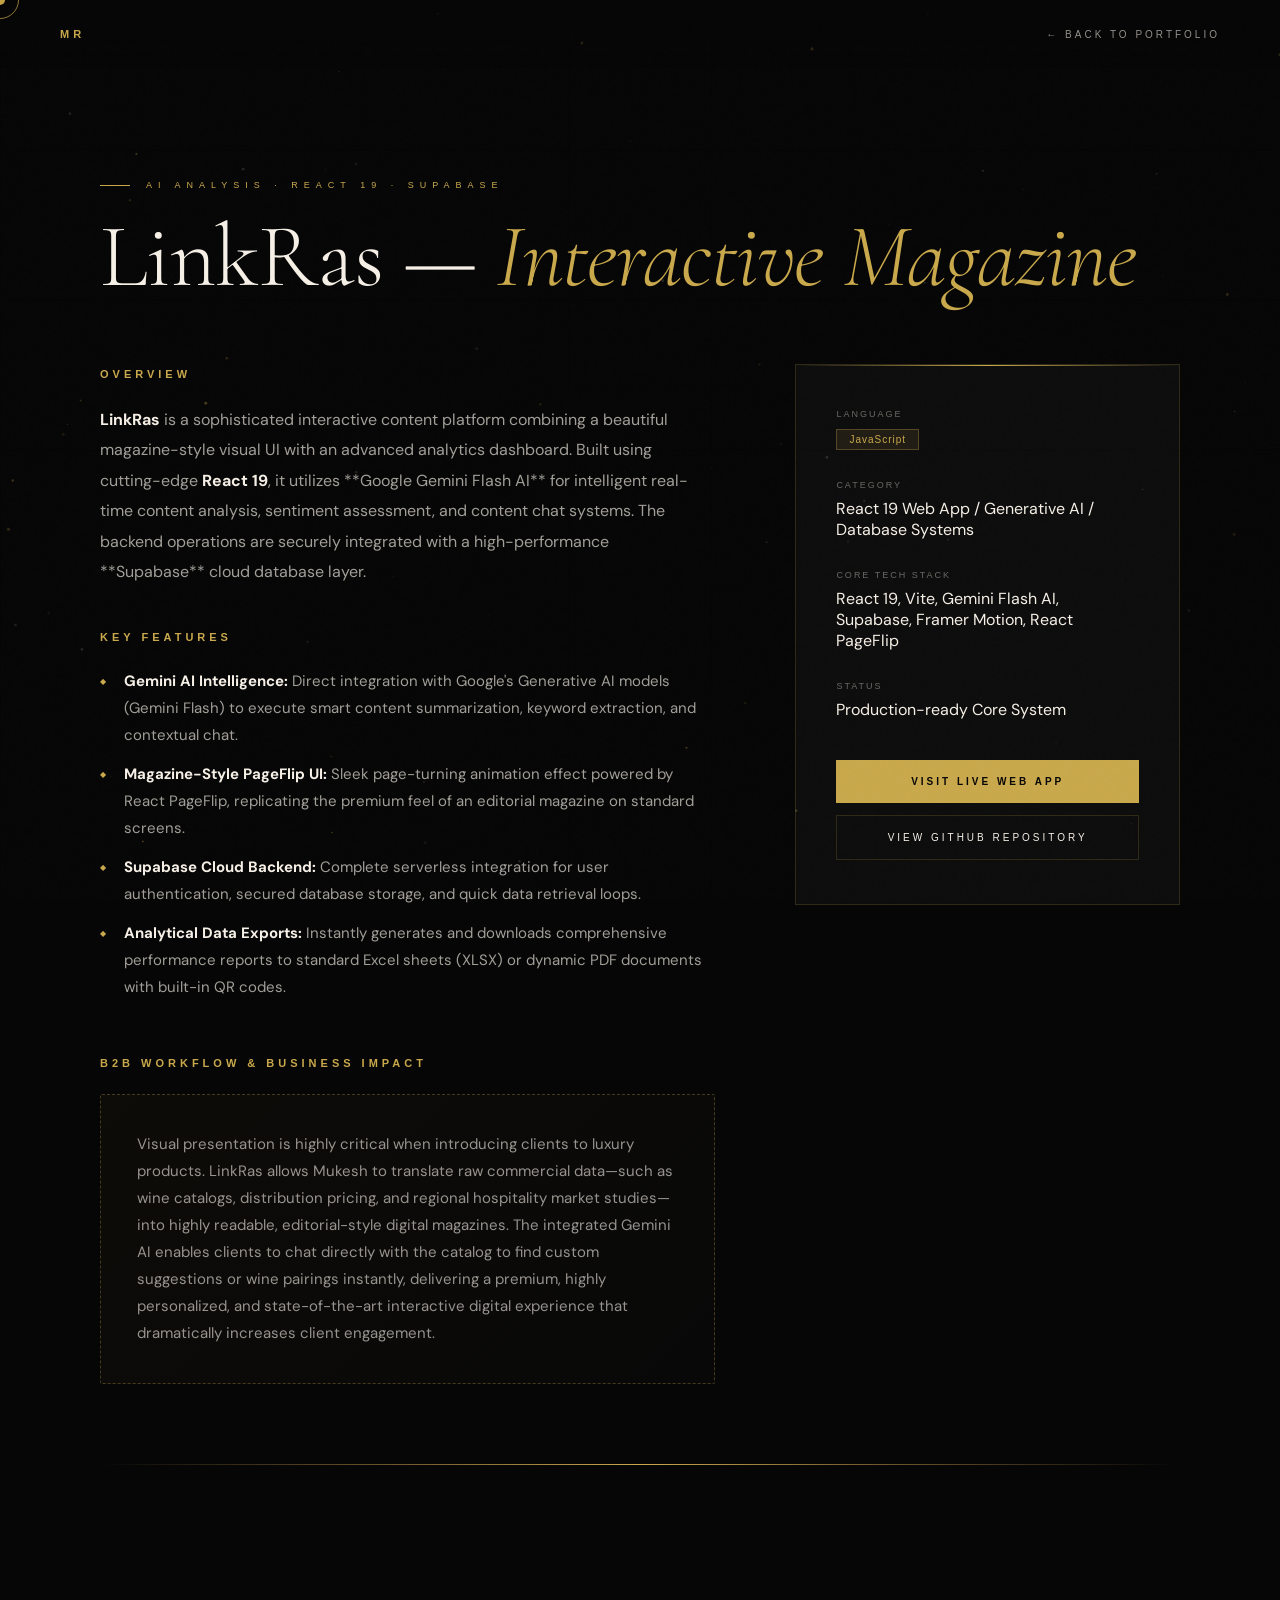
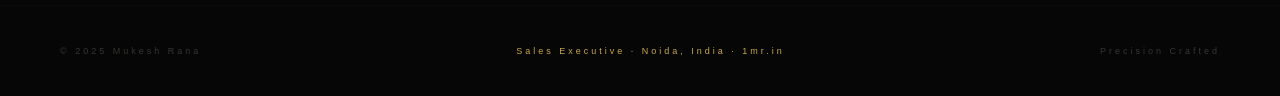
<file: linkras.html>
﻿<!DOCTYPE html>
<html lang="en">
<head>
<meta charset="UTF-8">
<meta name="viewport" content="width=device-width, initial-scale=1.0">
<title>LinkRas | React 19 AI Magazine & Supabase Dashboard | Mukesh Rana</title>
<meta name="description" content="LinkRas — An interactive magazine-style dashboard integrated with Google Gemini AI and Supabase, designed by Mukesh Rana.">
<link rel="canonical" href="https://www.1mr.in/linkras.html">
<link rel="preconnect" href="https://fonts.googleapis.com">
<link href="https://fonts.googleapis.com/css2?family=Cormorant+Garamond:ital,wght@0,300;0,400;0,600;1,300;1,400&family=Syncopate:wght@400;700&family=DM+Sans:wght@300;400;500&display=swap" rel="stylesheet">
<style>
  :root {
    --gold: #c9a84c;
    --gold-light: #e8c97a;
    --gold-dim: #7a6030;
    --cream: #f5efe6;
    --dark: #060606;
    --dark2: #0d0d0d;
    --dark3: #141414;
    --glass: rgba(255,255,255,0.03);
    --border: rgba(201,168,76,0.18);
  }
  *, *::before, *::after { margin: 0; padding: 0; box-sizing: border-box; }
  html { scroll-behavior: smooth; }
  body {
    background: var(--dark);
    color: var(--cream);
    font-family: 'DM Sans', sans-serif;
    overflow-x: hidden;
    cursor: none;
  }
  /* cursor */
  .cursor { position: fixed; width: 10px; height: 10px; background: var(--gold); border-radius: 50%; pointer-events: none; z-index: 9999; transform: translate(-50%,-50%); mix-blend-mode: difference; transition: width .3s, height .3s; }
  .cursor-ring { position: fixed; width: 38px; height: 38px; border: 1px solid rgba(201,168,76,0.7); border-radius: 50%; pointer-events: none; z-index: 9998; transform: translate(-50%,-50%); transition: width .3s, height .3s; }
  #bg-canvas { position: fixed; inset: 0; z-index: 0; pointer-events: none; }
  
  /* grain */
  body::before { content: ''; position: fixed; inset: 0; z-index: 3; pointer-events: none; background-image: url("data:image/svg+xml,%3Csvg viewBox='0 0 200 200' xmlns='http://www.w3.org/2000/svg'%3E%3Cfilter id='n'%3E%3CfeTurbulence type='fractalNoise' baseFrequency='0.9' numOctaves='4' stitchTiles='stitch'/%3E%3C/filter%3E%3Crect width='100%25' height='100%25' filter='url(%23n)' opacity='0.05'/%3E%3C/svg%3E"); opacity: .25; mix-blend-mode: overlay; }

  /* NAVIGATION */
  nav {
    position: fixed; top: 0; left: 0; right: 0; z-index: 100;
    display: flex; justify-content: space-between; align-items: center;
    padding: 28px 60px;
    background: linear-gradient(to bottom, rgba(6,6,6,0.95) 0%, transparent 100%);
  }
  .nav-logo { font-family: 'Syncopate', sans-serif; font-size: 11px; font-weight: 700; letter-spacing: 4px; color: var(--gold); text-decoration: none; }
  .back-btn { font-size: 10px; letter-spacing: 3px; text-transform: uppercase; color: rgba(245,239,230,0.6); text-decoration: none; transition: color .3s; font-family: 'Syncopate', sans-serif; display: flex; align-items: center; gap: 8px; }
  .back-btn:hover { color: var(--gold); }

  /* CONTENT CONTAINER */
  main {
    position: relative; z-index: 2;
    padding: 180px 60px 100px;
    max-width: 1200px;
    margin: 0 auto;
  }
  .project-header { margin-bottom: 60px; }
  .project-tag { font-family: 'Syncopate', sans-serif; font-size: 9px; letter-spacing: 6px; color: var(--gold); text-transform: uppercase; margin-bottom: 20px; display: flex; align-items: center; gap: 16px; }
  .project-tag::before { content: ''; width: 30px; height: 1px; background: var(--gold); }
  .project-title { font-family: 'Cormorant Garamond', serif; font-size: clamp(48px, 7vw, 90px); font-weight: 300; line-height: 1.05; letter-spacing: -1px; }
  .project-title em { font-style: italic; color: var(--gold); }

  /* grid layout */
  .project-grid {
    display: grid;
    grid-template-columns: 1.6fr 1fr;
    gap: 80px;
    align-items: start;
  }
  .project-desc-col { display: flex; flex-direction: column; gap: 40px; }
  .desc-section { font-size: 16px; line-height: 1.9; color: rgba(245,239,230,0.65); }
  .desc-section strong { color: var(--cream); }
  .section-subtitle { font-family: 'Syncopate', sans-serif; font-size: 11px; letter-spacing: 4px; color: var(--gold); text-transform: uppercase; margin-bottom: 20px; display: flex; align-items: center; gap: 10px; }
  
  /* list of features */
  .feature-list { list-style: none; }
  .feature-list li { font-size: 15px; line-height: 1.8; color: rgba(245,239,230,0.65); padding-left: 24px; position: relative; margin-bottom: 12px; }
  .feature-list li::before { content: '◆'; position: absolute; left: 0; color: var(--gold); font-size: 8px; top: 6px; }

  /* tech application card */
  .business-card {
    background: linear-gradient(135deg, rgba(201,168,76,0.04) 0%, rgba(255,255,255,0.01) 100%);
    border: 1px dashed rgba(201,168,76,0.3);
    padding: 36px;
    border-radius: 2px;
  }
  .business-card p { font-size: 15px; line-height: 1.8; color: rgba(245,239,230,0.6); }

  /* specs column */
  .project-specs-col {
    position: sticky;
    top: 140px;
  }
  .specs-card {
    background: var(--glass);
    border: 1px solid var(--border);
    padding: 44px 40px;
    position: relative;
    overflow: hidden;
  }
  .specs-card::before { content: ''; position: absolute; top: 0; left: 0; right: 0; height: 1px; background: linear-gradient(90deg, transparent, var(--gold), transparent); }
  .spec-item { margin-bottom: 30px; }
  .spec-label { font-family: 'Syncopate', sans-serif; font-size: 9px; letter-spacing: 2px; color: rgba(245,239,230,0.4); text-transform: uppercase; margin-bottom: 8px; }
  .spec-value { font-size: 16px; color: var(--cream); font-weight: 400; }
  .spec-badge { display: inline-block; padding: 4px 12px; background: rgba(201,168,76,0.1); border: 1px solid rgba(201,168,76,0.3); color: var(--gold); font-family: 'Syncopate', sans-serif; font-size: 10px; letter-spacing: 1px; }

  /* buttons */
  .btn-primary { width: 100%; text-align: center; padding: 16px 36px; background: var(--gold); color: var(--dark); font-size: 10px; letter-spacing: 3px; text-transform: uppercase; font-family: 'Syncopate', sans-serif; font-weight: 700; border: none; cursor: none; transition: transform .3s, box-shadow .3s; text-decoration: none; display: inline-block; margin-top: 10px; }
  .btn-primary:hover { transform: translateY(-3px); box-shadow: 0 15px 30px rgba(201,168,76,0.25); }
  .btn-outline { width: 100%; text-align: center; padding: 16px 36px; background: transparent; color: var(--cream); font-size: 10px; letter-spacing: 3px; text-transform: uppercase; font-family: 'Syncopate', sans-serif; border: 1px solid var(--border); cursor: none; transition: border-color .3s, color .3s; text-decoration: none; display: inline-block; margin-top: 12px; }
  .btn-outline:hover { border-color: var(--gold); color: var(--gold); }

  .gold-divider { width: 100%; height: 1px; position: relative; margin: 80px 0 40px; }
  .gold-divider::before { content: ''; display: block; height: 1px; background: linear-gradient(90deg, transparent 0%, var(--gold-dim) 30%, var(--gold) 50%, var(--gold-dim) 70%, transparent 100%); }

  footer { padding: 40px 60px; display: flex; justify-content: space-between; align-items: center; font-family: 'Syncopate', sans-serif; font-size: 9px; letter-spacing: 3px; color: rgba(245,239,230,0.2); position: relative; z-index: 2; border-top: 1px solid rgba(255,255,255,0.02); }
  .footer-gold { color: var(--gold); }

  /* animations */
  @keyframes fadeUp { from { opacity: 0; transform: translateY(30px); } to { opacity: 1; transform: translateY(0); } }
  .reveal { opacity: 0; transform: translateY(30px); animation: fadeUp 0.8s cubic-bezier(.23,1,.32,1) forwards; }
  .reveal-delay-1 { animation-delay: 0.15s; }
  .reveal-delay-2 { animation-delay: 0.3s; }

  @media (max-width: 900px) {
    nav { padding: 20px 24px; }
    main { padding: 120px 24px 80px; }
    .project-grid { grid-template-columns: 1fr; gap: 50px; }
    .project-specs-col { position: static; }
    footer { padding: 24px; flex-direction: column; gap: 12px; text-align: center; }
  }
</style>
  <link rel="stylesheet" href="mobile.css">
</head>
<body>

<div class="cursor" id="cursor"></div>
<div class="cursor-ring" id="cursorRing"></div>
<canvas id="bg-canvas"></canvas>

<nav>
  <a href="index.html" class="nav-logo">MR</a>
  <a href="profile.html#projects" class="back-btn">← Back to Portfolio</a>
</nav>

<main>
  <div class="project-header reveal">
    <div class="project-tag">AI ANALYSIS · REACT 19 · SUPABASE</div>
    <h1 class="project-title">LinkRas — <em>Interactive Magazine</em></h1>
  </div>

  <div class="project-grid">
    <!-- Main description column -->
    <div class="project-desc-col reveal reveal-delay-1">
      <div class="desc-section">
        <h2 class="section-subtitle">Overview</h2>
        <p><strong>LinkRas</strong> is a sophisticated interactive content platform combining a beautiful magazine-style visual UI with an advanced analytics dashboard. Built using cutting-edge <strong>React 19</strong>, it utilizes **Google Gemini Flash AI** for intelligent real-time content analysis, sentiment assessment, and content chat systems. The backend operations are securely integrated with a high-performance **Supabase** cloud database layer.</p>
      </div>

      <div class="desc-section">
        <h2 class="section-subtitle">Key Features</h2>
        <ul class="feature-list">
          <li><strong>Gemini AI Intelligence:</strong> Direct integration with Google's Generative AI models (Gemini Flash) to execute smart content summarization, keyword extraction, and contextual chat.</li>
          <li><strong>Magazine-Style PageFlip UI:</strong> Sleek page-turning animation effect powered by React PageFlip, replicating the premium feel of an editorial magazine on standard screens.</li>
          <li><strong>Supabase Cloud Backend:</strong> Complete serverless integration for user authentication, secured database storage, and quick data retrieval loops.</li>
          <li><strong>Analytical Data Exports:</strong> Instantly generates and downloads comprehensive performance reports to standard Excel sheets (XLSX) or dynamic PDF documents with built-in QR codes.</li>
        </ul>
      </div>

      <div class="desc-section">
        <h2 class="section-subtitle">B2B Workflow & Business Impact</h2>
        <div class="business-card">
          <p>Visual presentation is highly critical when introducing clients to luxury products. LinkRas allows Mukesh to translate raw commercial data—such as wine catalogs, distribution pricing, and regional hospitality market studies—into highly readable, editorial-style digital magazines. The integrated Gemini AI enables clients to chat directly with the catalog to find custom suggestions or wine pairings instantly, delivering a premium, highly personalized, and state-of-the-art interactive digital experience that dramatically increases client engagement.</p>
        </div>
      </div>
    </div>

    <!-- Specs column -->
    <div class="project-specs-col reveal reveal-delay-2">
      <div class="specs-card">
        <div class="spec-item">
          <div class="spec-label">Language</div>
          <div class="spec-value"><span class="spec-badge">JavaScript</span></div>
        </div>
        <div class="spec-item">
          <div class="spec-label">Category</div>
          <div class="spec-value">React 19 Web App / Generative AI / Database Systems</div>
        </div>
        <div class="spec-item">
          <div class="spec-label">Core Tech Stack</div>
          <div class="spec-value">React 19, Vite, Gemini Flash AI, Supabase, Framer Motion, React PageFlip</div>
        </div>
        <div class="spec-item">
          <div class="spec-label">Status</div>
          <div class="spec-value">Production-ready Core System</div>
        </div>

        <a href="https://linkras-menu.vercel.app" target="_blank" class="btn-primary">Visit Live Web App</a>
        <a href="https://github.com/misurana/LinkRas" target="_blank" class="btn-outline">View GitHub Repository</a>
      </div>
    </div>
  </div>

  <div class="gold-divider"></div>
</main>

<footer>
  <span>© 2025 Mukesh Rana</span>
  <span class="footer-gold">Sales Executive · Noida, India · <a href="https://www.1mr.in" style="color: var(--gold); text-decoration: none;">1mr.in</a></span>
  <span>Precision Crafted</span>
</footer>

<script>
// ── CURSOR ──
const cur = document.getElementById('cursor');
const ring = document.getElementById('cursorRing');
let mx=0,my=0,rx=0,ry=0;
document.addEventListener('mousemove',e=>{mx=e.clientX;my=e.clientY;});
(function animC(){
  cur.style.left=mx+'px';cur.style.top=my+'px';
  rx+=(mx-rx)*.1;ry+=(my-ry)*.1;
  ring.style.left=rx+'px';ring.style.top=ry+'px';
  requestAnimationFrame(animC);
})();

// ── CANVAS PARTICLES ──
const canvas=document.getElementById('bg-canvas');
const ctx=canvas.getContext('2d');
let W,H;
function resizeC(){W=canvas.width=window.innerWidth;H=canvas.height=window.innerHeight;}
resizeC(); window.addEventListener('resize',resizeC);

class P{
  constructor(){this.reset();}
  reset(){
    this.x=Math.random()*W; this.y=Math.random()*H;
    this.vx=(Math.random()-.5)*.25; this.vy=(Math.random()-.5)*.25;
    this.r=Math.random()*1.2+.4;
    this.a=Math.random()*.3+.05;
    this.g=Math.random()>.65;
  }
  update(){this.x+=this.vx;this.y+=this.vy;if(this.x<0||this.x>W||this.y<0||this.y>H)this.reset();}
  draw(){
    ctx.beginPath();ctx.arc(this.x,this.y,this.r,0,Math.PI*2);
    ctx.fillStyle=this.g?`rgba(201,168,76,${this.a})`:`rgba(245,239,230,${this.a*.4})`;
    ctx.fill();
  }
}
const pts=[];for(let i=0;i<90;i++)pts.push(new P());

let t=0;
(function draw(){
  ctx.clearRect(0,0,W,H);
  t+=.004;
  // subtle animated grid lines
  for(let i=0;i<10;i++){
    const x=(i/9)*W;
    ctx.strokeStyle=`rgba(201,168,76,${.015+.008*Math.sin(t+i*.5)})`;
    ctx.lineWidth=.5;
    ctx.beginPath();ctx.moveTo(x,0);ctx.lineTo(x,H);ctx.stroke();
  }
  for(let i=0;i<7;i++){
    const y=(i/6)*H;
    ctx.strokeStyle=`rgba(201,168,76,${.012+.006*Math.sin(t+i*.7)})`;
    ctx.lineWidth=.5;
    ctx.beginPath();ctx.moveTo(0,y);ctx.lineTo(W,y);ctx.stroke();
  }
  pts.forEach(p=>{p.update();p.draw();});
  // gold connection lines
  const gp=pts.filter(p=>p.g);
  for(let i=0;i<gp.length;i++)for(let j=i+1;j<gp.length;j++){
    const dx=gp[i].x-gp[j].x,dy=gp[i].y-gp[j].y,d=Math.sqrt(dx*dx+dy*dy);
    if(d<140){ctx.beginPath();ctx.strokeStyle=`rgba(201,168,76,${.05*(1-d/140)})`;ctx.lineWidth=.4;ctx.moveTo(gp[i].x,gp[i].y);ctx.lineTo(gp[j].x,gp[j].y);ctx.stroke();}
  }
  requestAnimationFrame(draw);
})();
</script>
</body>
</html>
</file>
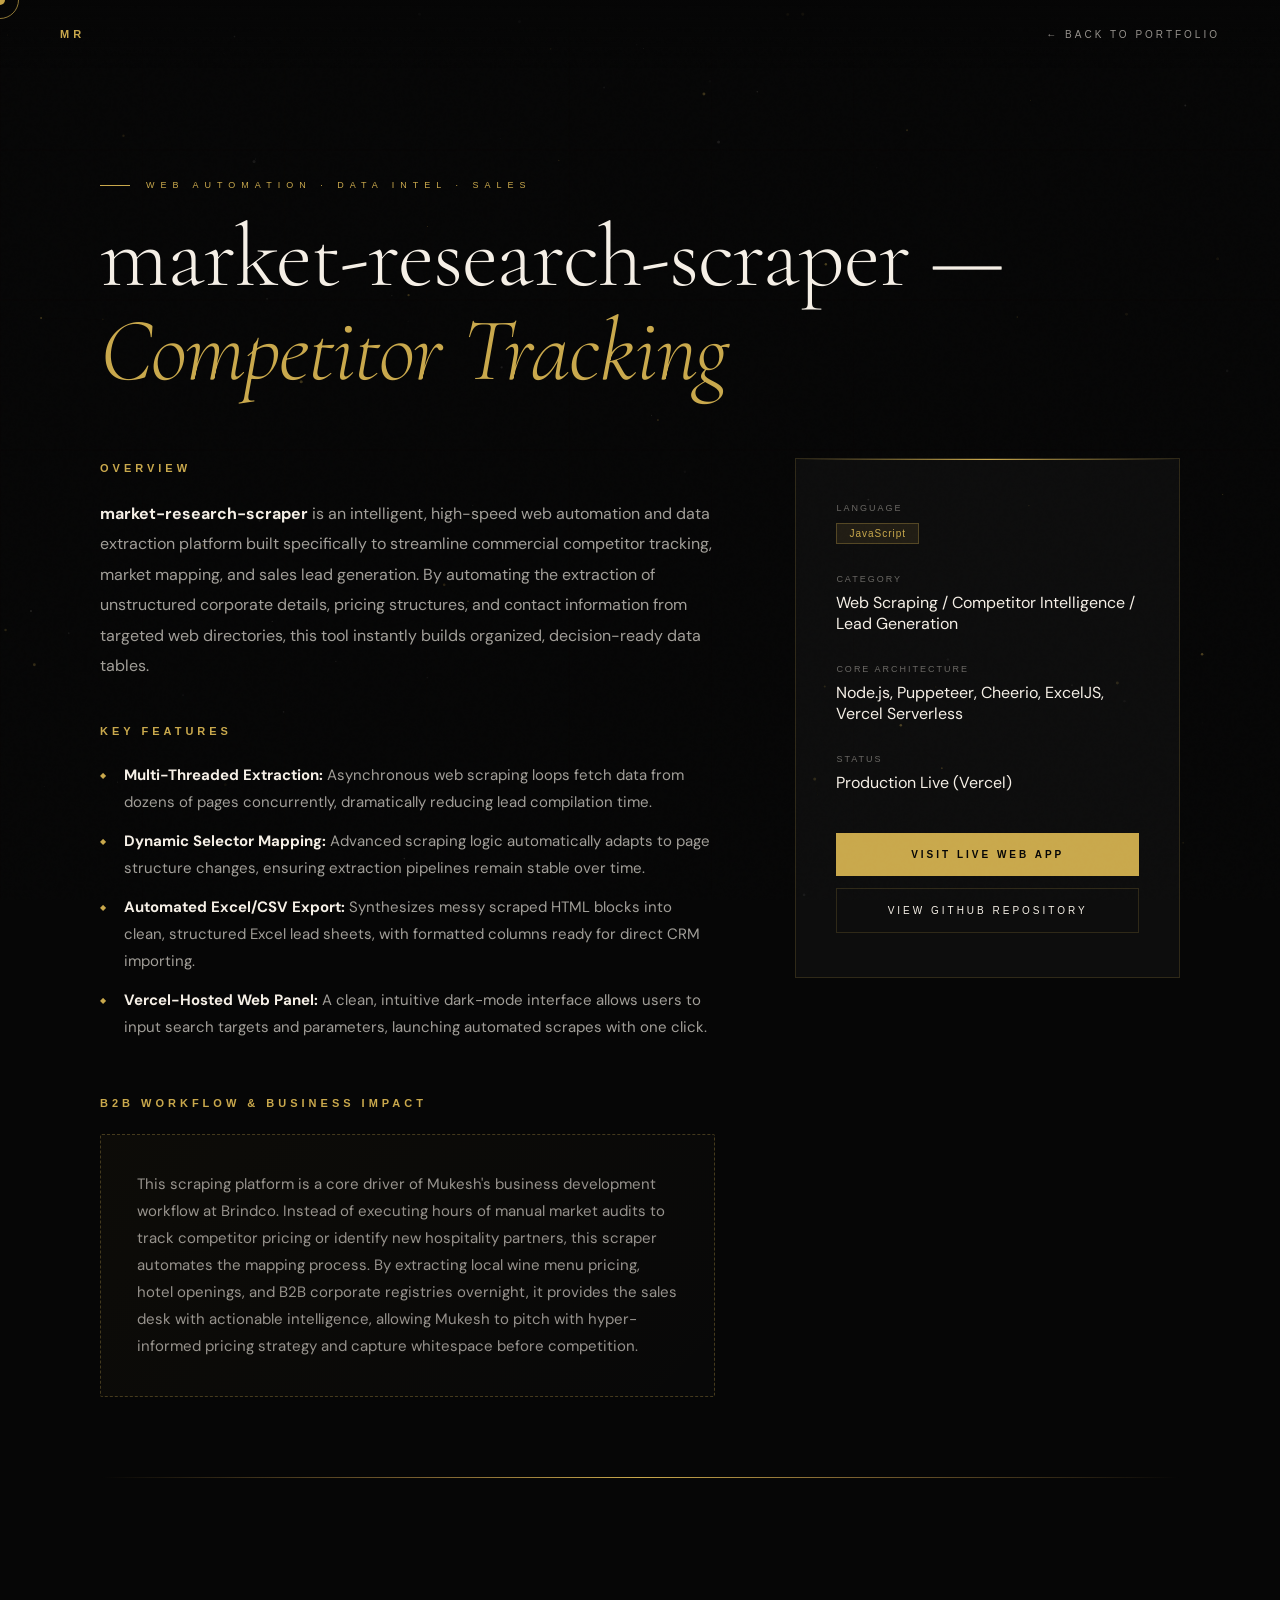
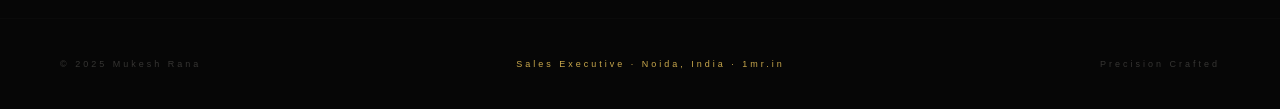
<file: market-research-scraper.html>
﻿<!DOCTYPE html>
<html lang="en">
<head>
<meta charset="UTF-8">
<meta name="viewport" content="width=device-width, initial-scale=1.0">
<title>Market Research Scraper | Competitor Intel & Lead Gen | Mukesh Rana</title>
<meta name="description" content="market-research-scraper — An automated competitor tracking and scraping system designed by Mukesh Rana to power data-driven sales intelligence.">
<link rel="canonical" href="https://www.1mr.in/market-research-scraper.html">
<link rel="preconnect" href="https://fonts.googleapis.com">
<link href="https://fonts.googleapis.com/css2?family=Cormorant+Garamond:ital,wght@0,300;0,400;0,600;1,300;1,400&family=Syncopate:wght@400;700&family=DM+Sans:wght@300;400;500&display=swap" rel="stylesheet">
<style>
  :root {
    --gold: #c9a84c;
    --gold-light: #e8c97a;
    --gold-dim: #7a6030;
    --cream: #f5efe6;
    --dark: #060606;
    --dark2: #0d0d0d;
    --dark3: #141414;
    --glass: rgba(255,255,255,0.03);
    --border: rgba(201,168,76,0.18);
  }
  *, *::before, *::after { margin: 0; padding: 0; box-sizing: border-box; }
  html { scroll-behavior: smooth; }
  body {
    background: var(--dark);
    color: var(--cream);
    font-family: 'DM Sans', sans-serif;
    overflow-x: hidden;
    cursor: none;
  }
  /* cursor */
  .cursor { position: fixed; width: 10px; height: 10px; background: var(--gold); border-radius: 50%; pointer-events: none; z-index: 9999; transform: translate(-50%,-50%); mix-blend-mode: difference; transition: width .3s, height .3s; }
  .cursor-ring { position: fixed; width: 38px; height: 38px; border: 1px solid rgba(201,168,76,0.7); border-radius: 50%; pointer-events: none; z-index: 9998; transform: translate(-50%,-50%); transition: width .3s, height .3s; }
  #bg-canvas { position: fixed; inset: 0; z-index: 0; pointer-events: none; }
  
  /* grain */
  body::before { content: ''; position: fixed; inset: 0; z-index: 3; pointer-events: none; background-image: url("data:image/svg+xml,%3Csvg viewBox='0 0 200 200' xmlns='http://www.w3.org/2000/svg'%3E%3Cfilter id='n'%3E%3CfeTurbulence type='fractalNoise' baseFrequency='0.9' numOctaves='4' stitchTiles='stitch'/%3E%3C/filter%3E%3Crect width='100%25' height='100%25' filter='url(%23n)' opacity='0.05'/%3E%3C/svg%3E"); opacity: .25; mix-blend-mode: overlay; }

  /* NAVIGATION */
  nav {
    position: fixed; top: 0; left: 0; right: 0; z-index: 100;
    display: flex; justify-content: space-between; align-items: center;
    padding: 28px 60px;
    background: linear-gradient(to bottom, rgba(6,6,6,0.95) 0%, transparent 100%);
  }
  .nav-logo { font-family: 'Syncopate', sans-serif; font-size: 11px; font-weight: 700; letter-spacing: 4px; color: var(--gold); text-decoration: none; }
  .back-btn { font-size: 10px; letter-spacing: 3px; text-transform: uppercase; color: rgba(245,239,230,0.6); text-decoration: none; transition: color .3s; font-family: 'Syncopate', sans-serif; display: flex; align-items: center; gap: 8px; }
  .back-btn:hover { color: var(--gold); }

  /* CONTENT CONTAINER */
  main {
    position: relative; z-index: 2;
    padding: 180px 60px 100px;
    max-width: 1200px;
    margin: 0 auto;
  }
  .project-header { margin-bottom: 60px; }
  .project-tag { font-family: 'Syncopate', sans-serif; font-size: 9px; letter-spacing: 6px; color: var(--gold); text-transform: uppercase; margin-bottom: 20px; display: flex; align-items: center; gap: 16px; }
  .project-tag::before { content: ''; width: 30px; height: 1px; background: var(--gold); }
  .project-title { font-family: 'Cormorant Garamond', serif; font-size: clamp(48px, 7vw, 90px); font-weight: 300; line-height: 1.05; letter-spacing: -1px; }
  .project-title em { font-style: italic; color: var(--gold); }

  /* grid layout */
  .project-grid {
    display: grid;
    grid-template-columns: 1.6fr 1fr;
    gap: 80px;
    align-items: start;
  }
  .project-desc-col { display: flex; flex-direction: column; gap: 40px; }
  .desc-section { font-size: 16px; line-height: 1.9; color: rgba(245,239,230,0.65); }
  .desc-section strong { color: var(--cream); }
  .section-subtitle { font-family: 'Syncopate', sans-serif; font-size: 11px; letter-spacing: 4px; color: var(--gold); text-transform: uppercase; margin-bottom: 20px; display: flex; align-items: center; gap: 10px; }
  
  /* list of features */
  .feature-list { list-style: none; }
  .feature-list li { font-size: 15px; line-height: 1.8; color: rgba(245,239,230,0.65); padding-left: 24px; position: relative; margin-bottom: 12px; }
  .feature-list li::before { content: '◆'; position: absolute; left: 0; color: var(--gold); font-size: 8px; top: 6px; }

  /* tech application card */
  .business-card {
    background: linear-gradient(135deg, rgba(201,168,76,0.04) 0%, rgba(255,255,255,0.01) 100%);
    border: 1px dashed rgba(201,168,76,0.3);
    padding: 36px;
    border-radius: 2px;
  }
  .business-card p { font-size: 15px; line-height: 1.8; color: rgba(245,239,230,0.6); }

  /* specs column */
  .project-specs-col {
    position: sticky;
    top: 140px;
  }
  .specs-card {
    background: var(--glass);
    border: 1px solid var(--border);
    padding: 44px 40px;
    position: relative;
    overflow: hidden;
  }
  .specs-card::before { content: ''; position: absolute; top: 0; left: 0; right: 0; height: 1px; background: linear-gradient(90deg, transparent, var(--gold), transparent); }
  .spec-item { margin-bottom: 30px; }
  .spec-label { font-family: 'Syncopate', sans-serif; font-size: 9px; letter-spacing: 2px; color: rgba(245,239,230,0.4); text-transform: uppercase; margin-bottom: 8px; }
  .spec-value { font-size: 16px; color: var(--cream); font-weight: 400; }
  .spec-badge { display: inline-block; padding: 4px 12px; background: rgba(201,168,76,0.1); border: 1px solid rgba(201,168,76,0.3); color: var(--gold); font-family: 'Syncopate', sans-serif; font-size: 10px; letter-spacing: 1px; }

  /* buttons */
  .btn-primary { width: 100%; text-align: center; padding: 16px 36px; background: var(--gold); color: var(--dark); font-size: 10px; letter-spacing: 3px; text-transform: uppercase; font-family: 'Syncopate', sans-serif; font-weight: 700; border: none; cursor: none; transition: transform .3s, box-shadow .3s; text-decoration: none; display: inline-block; margin-top: 10px; }
  .btn-primary:hover { transform: translateY(-3px); box-shadow: 0 15px 30px rgba(201,168,76,0.25); }
  .btn-outline { width: 100%; text-align: center; padding: 16px 36px; background: transparent; color: var(--cream); font-size: 10px; letter-spacing: 3px; text-transform: uppercase; font-family: 'Syncopate', sans-serif; border: 1px solid var(--border); cursor: none; transition: border-color .3s, color .3s; text-decoration: none; display: inline-block; margin-top: 12px; }
  .btn-outline:hover { border-color: var(--gold); color: var(--gold); }

  .gold-divider { width: 100%; height: 1px; position: relative; margin: 80px 0 40px; }
  .gold-divider::before { content: ''; display: block; height: 1px; background: linear-gradient(90deg, transparent 0%, var(--gold-dim) 30%, var(--gold) 50%, var(--gold-dim) 70%, transparent 100%); }

  footer { padding: 40px 60px; display: flex; justify-content: space-between; align-items: center; font-family: 'Syncopate', sans-serif; font-size: 9px; letter-spacing: 3px; color: rgba(245,239,230,0.2); position: relative; z-index: 2; border-top: 1px solid rgba(255,255,255,0.02); }
  .footer-gold { color: var(--gold); }

  /* animations */
  @keyframes fadeUp { from { opacity: 0; transform: translateY(30px); } to { opacity: 1; transform: translateY(0); } }
  .reveal { opacity: 0; transform: translateY(30px); animation: fadeUp 0.8s cubic-bezier(.23,1,.32,1) forwards; }
  .reveal-delay-1 { animation-delay: 0.15s; }
  .reveal-delay-2 { animation-delay: 0.3s; }

  @media (max-width: 900px) {
    nav { padding: 20px 24px; }
    main { padding: 120px 24px 80px; }
    .project-grid { grid-template-columns: 1fr; gap: 50px; }
    .project-specs-col { position: static; }
    footer { padding: 24px; flex-direction: column; gap: 12px; text-align: center; }
  }
</style>
  <link rel="stylesheet" href="mobile.css">
</head>
<body>

<div class="cursor" id="cursor"></div>
<div class="cursor-ring" id="cursorRing"></div>
<canvas id="bg-canvas"></canvas>

<nav>
  <a href="index.html" class="nav-logo">MR</a>
  <a href="profile.html#projects" class="back-btn">← Back to Portfolio</a>
</nav>

<main>
  <div class="project-header reveal">
    <div class="project-tag">WEB AUTOMATION · DATA INTEL · SALES</div>
    <h1 class="project-title">market-research-scraper — <em>Competitor Tracking</em></h1>
  </div>

  <div class="project-grid">
    <!-- Main description column -->
    <div class="project-desc-col reveal reveal-delay-1">
      <div class="desc-section">
        <h2 class="section-subtitle">Overview</h2>
        <p><strong>market-research-scraper</strong> is an intelligent, high-speed web automation and data extraction platform built specifically to streamline commercial competitor tracking, market mapping, and sales lead generation. By automating the extraction of unstructured corporate details, pricing structures, and contact information from targeted web directories, this tool instantly builds organized, decision-ready data tables.</p>
      </div>

      <div class="desc-section">
        <h2 class="section-subtitle">Key Features</h2>
        <ul class="feature-list">
          <li><strong>Multi-Threaded Extraction:</strong> Asynchronous web scraping loops fetch data from dozens of pages concurrently, dramatically reducing lead compilation time.</li>
          <li><strong>Dynamic Selector Mapping:</strong> Advanced scraping logic automatically adapts to page structure changes, ensuring extraction pipelines remain stable over time.</li>
          <li><strong>Automated Excel/CSV Export:</strong> Synthesizes messy scraped HTML blocks into clean, structured Excel lead sheets, with formatted columns ready for direct CRM importing.</li>
          <li><strong>Vercel-Hosted Web Panel:</strong> A clean, intuitive dark-mode interface allows users to input search targets and parameters, launching automated scrapes with one click.</li>
        </ul>
      </div>

      <div class="desc-section">
        <h2 class="section-subtitle">B2B Workflow & Business Impact</h2>
        <div class="business-card">
          <p>This scraping platform is a core driver of Mukesh's business development workflow at Brindco. Instead of executing hours of manual market audits to track competitor pricing or identify new hospitality partners, this scraper automates the mapping process. By extracting local wine menu pricing, hotel openings, and B2B corporate registries overnight, it provides the sales desk with actionable intelligence, allowing Mukesh to pitch with hyper-informed pricing strategy and capture whitespace before competition.</p>
        </div>
      </div>
    </div>

    <!-- Specs column -->
    <div class="project-specs-col reveal reveal-delay-2">
      <div class="specs-card">
        <div class="spec-item">
          <div class="spec-label">Language</div>
          <div class="spec-value"><span class="spec-badge">JavaScript</span></div>
        </div>
        <div class="spec-item">
          <div class="spec-label">Category</div>
          <div class="spec-value">Web Scraping / Competitor Intelligence / Lead Generation</div>
        </div>
        <div class="spec-item">
          <div class="spec-label">Core Architecture</div>
          <div class="spec-value">Node.js, Puppeteer, Cheerio, ExcelJS, Vercel Serverless</div>
        </div>
        <div class="spec-item">
          <div class="spec-label">Status</div>
          <div class="spec-value">Production Live (Vercel)</div>
        </div>

        <a href="https://market-research-scraper.vercel.app/" target="_blank" class="btn-primary">Visit Live Web App</a>
        <a href="https://github.com/misurana/market-research-scraper" target="_blank" class="btn-outline">View GitHub Repository</a>
      </div>
    </div>
  </div>

  <div class="gold-divider"></div>
</main>

<footer>
  <span>© 2025 Mukesh Rana</span>
  <span class="footer-gold">Sales Executive · Noida, India · <a href="https://www.1mr.in" style="color: var(--gold); text-decoration: none;">1mr.in</a></span>
  <span>Precision Crafted</span>
</footer>

<script>
// ── CURSOR ──
const cur = document.getElementById('cursor');
const ring = document.getElementById('cursorRing');
let mx=0,my=0,rx=0,ry=0;
document.addEventListener('mousemove',e=>{mx=e.clientX;my=e.clientY;});
(function animC(){
  cur.style.left=mx+'px';cur.style.top=my+'px';
  rx+=(mx-rx)*.1;ry+=(my-ry)*.1;
  ring.style.left=rx+'px';ring.style.top=ry+'px';
  requestAnimationFrame(animC);
})();

// ── CANVAS PARTICLES ──
const canvas=document.getElementById('bg-canvas');
const ctx=canvas.getContext('2d');
let W,H;
function resizeC(){W=canvas.width=window.innerWidth;H=canvas.height=window.innerHeight;}
resizeC(); window.addEventListener('resize',resizeC);

class P{
  constructor(){this.reset();}
  reset(){
    this.x=Math.random()*W; this.y=Math.random()*H;
    this.vx=(Math.random()-.5)*.25; this.vy=(Math.random()-.5)*.25;
    this.r=Math.random()*1.2+.4;
    this.a=Math.random()*.3+.05;
    this.g=Math.random()>.65;
  }
  update(){this.x+=this.vx;this.y+=this.vy;if(this.x<0||this.x>W||this.y<0||this.y>H)this.reset();}
  draw(){
    ctx.beginPath();ctx.arc(this.x,this.y,this.r,0,Math.PI*2);
    ctx.fillStyle=this.g?`rgba(201,168,76,${this.a})`:`rgba(245,239,230,${this.a*.4})`;
    ctx.fill();
  }
}
const pts=[];for(let i=0;i<90;i++)pts.push(new P());

let t=0;
(function draw(){
  ctx.clearRect(0,0,W,H);
  t+=.004;
  // subtle animated grid lines
  for(let i=0;i<10;i++){
    const x=(i/9)*W;
    ctx.strokeStyle=`rgba(201,168,76,${.015+.008*Math.sin(t+i*.5)})`;
    ctx.lineWidth=.5;
    ctx.beginPath();ctx.moveTo(x,0);ctx.lineTo(x,H);ctx.stroke();
  }
  for(let i=0;i<7;i++){
    const y=(i/6)*H;
    ctx.strokeStyle=`rgba(201,168,76,${.012+.006*Math.sin(t+i*.7)})`;
    ctx.lineWidth=.5;
    ctx.beginPath();ctx.moveTo(0,y);ctx.lineTo(W,y);ctx.stroke();
  }
  pts.forEach(p=>{p.update();p.draw();});
  // gold connection lines
  const gp=pts.filter(p=>p.g);
  for(let i=0;i<gp.length;i++)for(let j=i+1;j<gp.length;j++){
    const dx=gp[i].x-gp[j].x,dy=gp[i].y-gp[j].y,d=Math.sqrt(dx*dx+dy*dy);
    if(d<140){ctx.beginPath();ctx.strokeStyle=`rgba(201,168,76,${.05*(1-d/140)})`;ctx.lineWidth=.4;ctx.moveTo(gp[i].x,gp[i].y);ctx.lineTo(gp[j].x,gp[j].y);ctx.stroke();}
  }
  requestAnimationFrame(draw);
})();
</script>
</body>
</html>
</file>
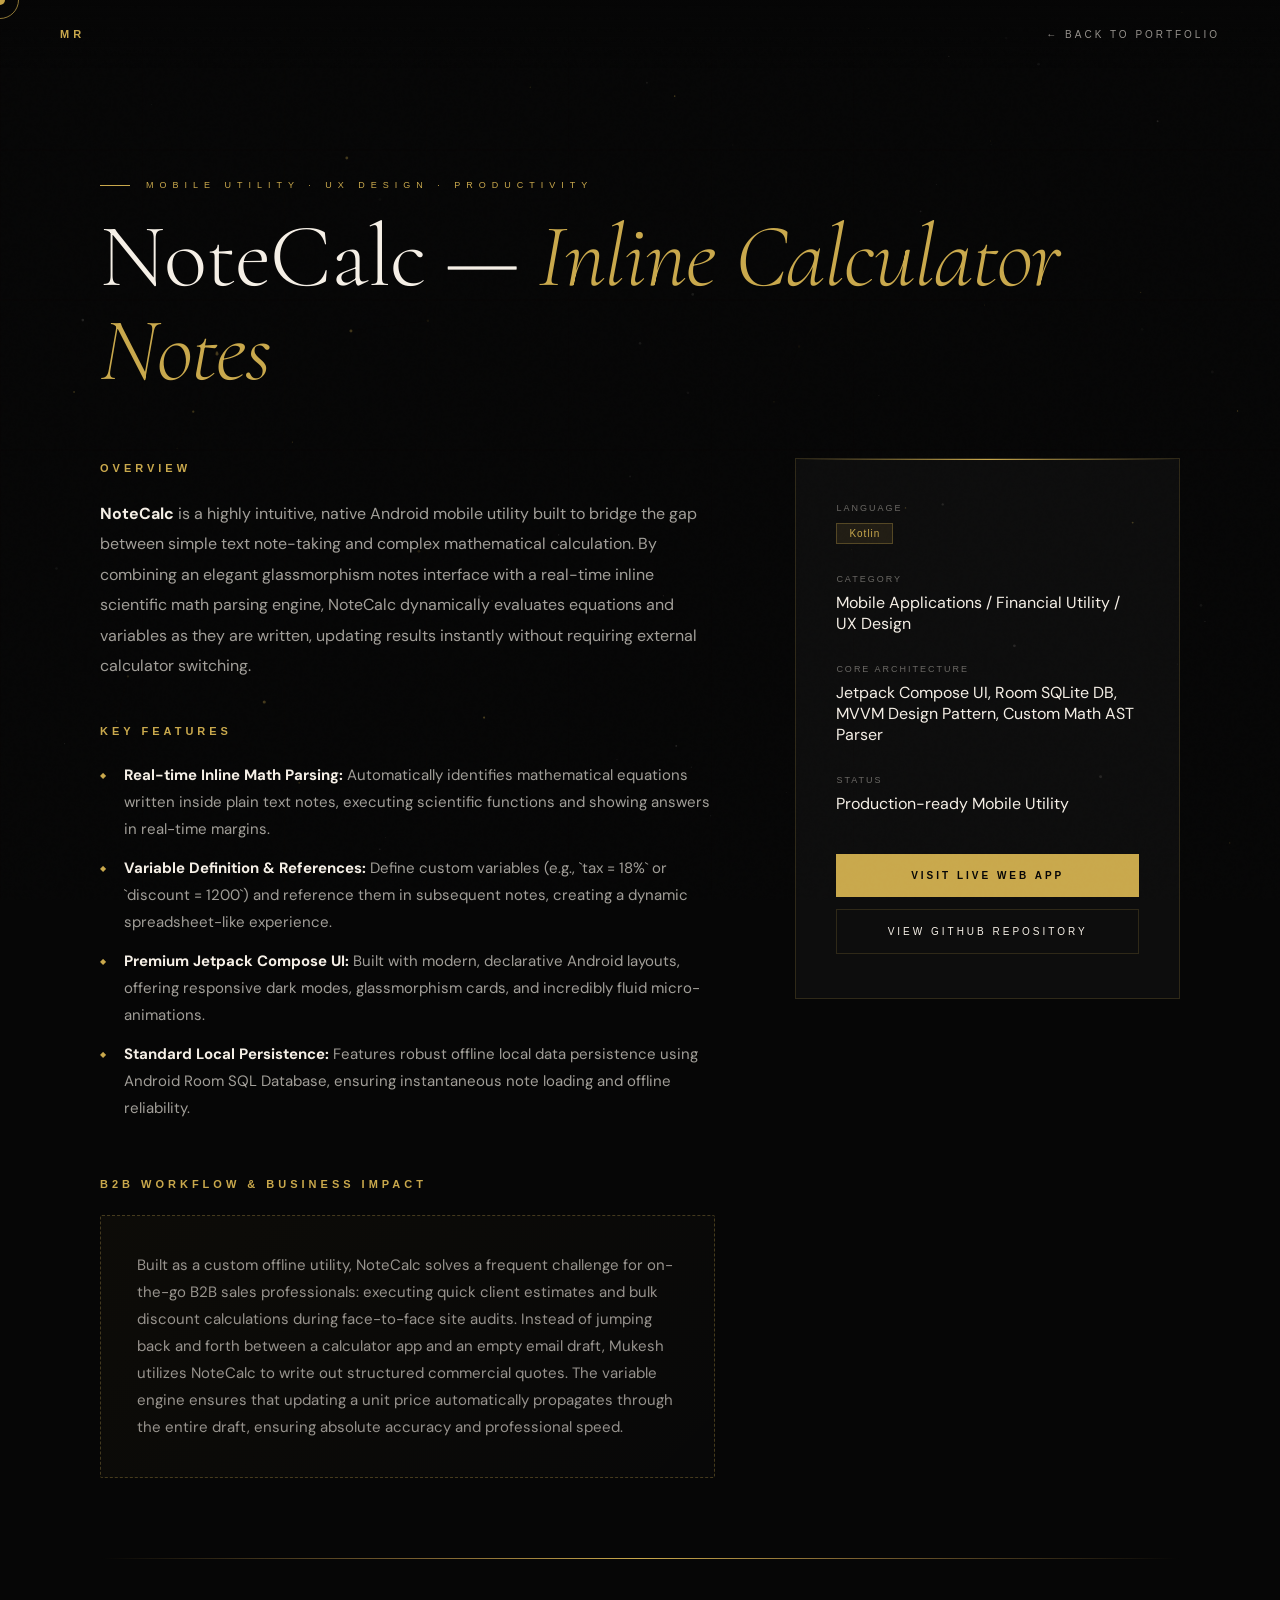
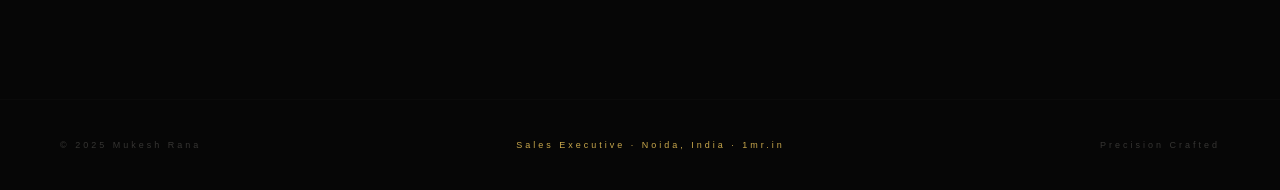
<file: notecalc.html>
﻿<!DOCTYPE html>
<html lang="en">
<head>
<meta charset="UTF-8">
<meta name="viewport" content="width=device-width, initial-scale=1.0">
<title>NoteCalc | Inline Calculator Notes Mobile App | Mukesh Rana</title>
<meta name="description" content="NoteCalc — A beautiful Jetpack Compose mobile notepad designed by Mukesh Rana to solve equations inline, enabling quick sales estimates.">
<link rel="canonical" href="https://www.1mr.in/notecalc.html">
<link rel="preconnect" href="https://fonts.googleapis.com">
<link href="https://fonts.googleapis.com/css2?family=Cormorant+Garamond:ital,wght@0,300;0,400;0,600;1,300;1,400&family=Syncopate:wght@400;700&family=DM+Sans:wght@300;400;500&display=swap" rel="stylesheet">
<style>
  :root {
    --gold: #c9a84c;
    --gold-light: #e8c97a;
    --gold-dim: #7a6030;
    --cream: #f5efe6;
    --dark: #060606;
    --dark2: #0d0d0d;
    --dark3: #141414;
    --glass: rgba(255,255,255,0.03);
    --border: rgba(201,168,76,0.18);
  }
  *, *::before, *::after { margin: 0; padding: 0; box-sizing: border-box; }
  html { scroll-behavior: smooth; }
  body {
    background: var(--dark);
    color: var(--cream);
    font-family: 'DM Sans', sans-serif;
    overflow-x: hidden;
    cursor: none;
  }
  /* cursor */
  .cursor { position: fixed; width: 10px; height: 10px; background: var(--gold); border-radius: 50%; pointer-events: none; z-index: 9999; transform: translate(-50%,-50%); mix-blend-mode: difference; transition: width .3s, height .3s; }
  .cursor-ring { position: fixed; width: 38px; height: 38px; border: 1px solid rgba(201,168,76,0.7); border-radius: 50%; pointer-events: none; z-index: 9998; transform: translate(-50%,-50%); transition: width .3s, height .3s; }
  #bg-canvas { position: fixed; inset: 0; z-index: 0; pointer-events: none; }
  
  /* grain */
  body::before { content: ''; position: fixed; inset: 0; z-index: 3; pointer-events: none; background-image: url("data:image/svg+xml,%3Csvg viewBox='0 0 200 200' xmlns='http://www.w3.org/2000/svg'%3E%3Cfilter id='n'%3E%3CfeTurbulence type='fractalNoise' baseFrequency='0.9' numOctaves='4' stitchTiles='stitch'/%3E%3C/filter%3E%3Crect width='100%25' height='100%25' filter='url(%23n)' opacity='0.05'/%3E%3C/svg%3E"); opacity: .25; mix-blend-mode: overlay; }

  /* NAVIGATION */
  nav {
    position: fixed; top: 0; left: 0; right: 0; z-index: 100;
    display: flex; justify-content: space-between; align-items: center;
    padding: 28px 60px;
    background: linear-gradient(to bottom, rgba(6,6,6,0.95) 0%, transparent 100%);
  }
  .nav-logo { font-family: 'Syncopate', sans-serif; font-size: 11px; font-weight: 700; letter-spacing: 4px; color: var(--gold); text-decoration: none; }
  .back-btn { font-size: 10px; letter-spacing: 3px; text-transform: uppercase; color: rgba(245,239,230,0.6); text-decoration: none; transition: color .3s; font-family: 'Syncopate', sans-serif; display: flex; align-items: center; gap: 8px; }
  .back-btn:hover { color: var(--gold); }

  /* CONTENT CONTAINER */
  main {
    position: relative; z-index: 2;
    padding: 180px 60px 100px;
    max-width: 1200px;
    margin: 0 auto;
  }
  .project-header { margin-bottom: 60px; }
  .project-tag { font-family: 'Syncopate', sans-serif; font-size: 9px; letter-spacing: 6px; color: var(--gold); text-transform: uppercase; margin-bottom: 20px; display: flex; align-items: center; gap: 16px; }
  .project-tag::before { content: ''; width: 30px; height: 1px; background: var(--gold); }
  .project-title { font-family: 'Cormorant Garamond', serif; font-size: clamp(48px, 7vw, 90px); font-weight: 300; line-height: 1.05; letter-spacing: -1px; }
  .project-title em { font-style: italic; color: var(--gold); }

  /* grid layout */
  .project-grid {
    display: grid;
    grid-template-columns: 1.6fr 1fr;
    gap: 80px;
    align-items: start;
  }
  .project-desc-col { display: flex; flex-direction: column; gap: 40px; }
  .desc-section { font-size: 16px; line-height: 1.9; color: rgba(245,239,230,0.65); }
  .desc-section strong { color: var(--cream); }
  .section-subtitle { font-family: 'Syncopate', sans-serif; font-size: 11px; letter-spacing: 4px; color: var(--gold); text-transform: uppercase; margin-bottom: 20px; display: flex; align-items: center; gap: 10px; }
  
  /* list of features */
  .feature-list { list-style: none; }
  .feature-list li { font-size: 15px; line-height: 1.8; color: rgba(245,239,230,0.65); padding-left: 24px; position: relative; margin-bottom: 12px; }
  .feature-list li::before { content: '◆'; position: absolute; left: 0; color: var(--gold); font-size: 8px; top: 6px; }

  /* tech application card */
  .business-card {
    background: linear-gradient(135deg, rgba(201,168,76,0.04) 0%, rgba(255,255,255,0.01) 100%);
    border: 1px dashed rgba(201,168,76,0.3);
    padding: 36px;
    border-radius: 2px;
  }
  .business-card p { font-size: 15px; line-height: 1.8; color: rgba(245,239,230,0.6); }

  /* specs column */
  .project-specs-col {
    position: sticky;
    top: 140px;
  }
  .specs-card {
    background: var(--glass);
    border: 1px solid var(--border);
    padding: 44px 40px;
    position: relative;
    overflow: hidden;
  }
  .specs-card::before { content: ''; position: absolute; top: 0; left: 0; right: 0; height: 1px; background: linear-gradient(90deg, transparent, var(--gold), transparent); }
  .spec-item { margin-bottom: 30px; }
  .spec-label { font-family: 'Syncopate', sans-serif; font-size: 9px; letter-spacing: 2px; color: rgba(245,239,230,0.4); text-transform: uppercase; margin-bottom: 8px; }
  .spec-value { font-size: 16px; color: var(--cream); font-weight: 400; }
  .spec-badge { display: inline-block; padding: 4px 12px; background: rgba(201,168,76,0.1); border: 1px solid rgba(201,168,76,0.3); color: var(--gold); font-family: 'Syncopate', sans-serif; font-size: 10px; letter-spacing: 1px; }

  /* buttons */
  .btn-primary { width: 100%; text-align: center; padding: 16px 36px; background: var(--gold); color: var(--dark); font-size: 10px; letter-spacing: 3px; text-transform: uppercase; font-family: 'Syncopate', sans-serif; font-weight: 700; border: none; cursor: none; transition: transform .3s, box-shadow .3s; text-decoration: none; display: inline-block; margin-top: 10px; }
  .btn-primary:hover { transform: translateY(-3px); box-shadow: 0 15px 30px rgba(201,168,76,0.25); }
  .btn-outline { width: 100%; text-align: center; padding: 16px 36px; background: transparent; color: var(--cream); font-size: 10px; letter-spacing: 3px; text-transform: uppercase; font-family: 'Syncopate', sans-serif; border: 1px solid var(--border); cursor: none; transition: border-color .3s, color .3s; text-decoration: none; display: inline-block; margin-top: 12px; }
  .btn-outline:hover { border-color: var(--gold); color: var(--gold); }

  .gold-divider { width: 100%; height: 1px; position: relative; margin: 80px 0 40px; }
  .gold-divider::before { content: ''; display: block; height: 1px; background: linear-gradient(90deg, transparent 0%, var(--gold-dim) 30%, var(--gold) 50%, var(--gold-dim) 70%, transparent 100%); }

  footer { padding: 40px 60px; display: flex; justify-content: space-between; align-items: center; font-family: 'Syncopate', sans-serif; font-size: 9px; letter-spacing: 3px; color: rgba(245,239,230,0.2); position: relative; z-index: 2; border-top: 1px solid rgba(255,255,255,0.02); }
  .footer-gold { color: var(--gold); }

  /* animations */
  @keyframes fadeUp { from { opacity: 0; transform: translateY(30px); } to { opacity: 1; transform: translateY(0); } }
  .reveal { opacity: 0; transform: translateY(30px); animation: fadeUp 0.8s cubic-bezier(.23,1,.32,1) forwards; }
  .reveal-delay-1 { animation-delay: 0.15s; }
  .reveal-delay-2 { animation-delay: 0.3s; }

  @media (max-width: 900px) {
    nav { padding: 20px 24px; }
    main { padding: 120px 24px 80px; }
    .project-grid { grid-template-columns: 1fr; gap: 50px; }
    .project-specs-col { position: static; }
    footer { padding: 24px; flex-direction: column; gap: 12px; text-align: center; }
  }
</style>
  <link rel="stylesheet" href="mobile.css">
</head>
<body>

<div class="cursor" id="cursor"></div>
<div class="cursor-ring" id="cursorRing"></div>
<canvas id="bg-canvas"></canvas>

<nav>
  <a href="index.html" class="nav-logo">MR</a>
  <a href="profile.html#projects" class="back-btn">← Back to Portfolio</a>
</nav>

<main>
  <div class="project-header reveal">
    <div class="project-tag">MOBILE UTILITY · UX DESIGN · PRODUCTIVITY</div>
    <h1 class="project-title">NoteCalc — <em>Inline Calculator Notes</em></h1>
  </div>

  <div class="project-grid">
    <!-- Main description column -->
    <div class="project-desc-col reveal reveal-delay-1">
      <div class="desc-section">
        <h2 class="section-subtitle">Overview</h2>
        <p><strong>NoteCalc</strong> is a highly intuitive, native Android mobile utility built to bridge the gap between simple text note-taking and complex mathematical calculation. By combining an elegant glassmorphism notes interface with a real-time inline scientific math parsing engine, NoteCalc dynamically evaluates equations and variables as they are written, updating results instantly without requiring external calculator switching.</p>
      </div>

      <div class="desc-section">
        <h2 class="section-subtitle">Key Features</h2>
        <ul class="feature-list">
          <li><strong>Real-time Inline Math Parsing:</strong> Automatically identifies mathematical equations written inside plain text notes, executing scientific functions and showing answers in real-time margins.</li>
          <li><strong>Variable Definition & References:</strong> Define custom variables (e.g., `tax = 18%` or `discount = 1200`) and reference them in subsequent notes, creating a dynamic spreadsheet-like experience.</li>
          <li><strong>Premium Jetpack Compose UI:</strong> Built with modern, declarative Android layouts, offering responsive dark modes, glassmorphism cards, and incredibly fluid micro-animations.</li>
          <li><strong>Standard Local Persistence:</strong> Features robust offline local data persistence using Android Room SQL Database, ensuring instantaneous note loading and offline reliability.</li>
        </ul>
      </div>

      <div class="desc-section">
        <h2 class="section-subtitle">B2B Workflow & Business Impact</h2>
        <div class="business-card">
          <p>Built as a custom offline utility, NoteCalc solves a frequent challenge for on-the-go B2B sales professionals: executing quick client estimates and bulk discount calculations during face-to-face site audits. Instead of jumping back and forth between a calculator app and an empty email draft, Mukesh utilizes NoteCalc to write out structured commercial quotes. The variable engine ensures that updating a unit price automatically propagates through the entire draft, ensuring absolute accuracy and professional speed.</p>
        </div>
      </div>
    </div>

    <!-- Specs column -->
    <div class="project-specs-col reveal reveal-delay-2">
      <div class="specs-card">
        <div class="spec-item">
          <div class="spec-label">Language</div>
          <div class="spec-value"><span class="spec-badge">Kotlin</span></div>
        </div>
        <div class="spec-item">
          <div class="spec-label">Category</div>
          <div class="spec-value">Mobile Applications / Financial Utility / UX Design</div>
        </div>
        <div class="spec-item">
          <div class="spec-label">Core Architecture</div>
          <div class="spec-value">Jetpack Compose UI, Room SQLite DB, MVVM Design Pattern, Custom Math AST Parser</div>
        </div>
        <div class="spec-item">
          <div class="spec-label">Status</div>
          <div class="spec-value">Production-ready Mobile Utility</div>
        </div>

        <a href="https://notcalc-noter-app.vercel.app" target="_blank" class="btn-primary">Visit Live Web App</a>
        <a href="https://github.com/misurana/NoteCalc" target="_blank" class="btn-outline">View GitHub Repository</a>
      </div>
    </div>
  </div>

  <div class="gold-divider"></div>
</main>

<footer>
  <span>© 2025 Mukesh Rana</span>
  <span class="footer-gold">Sales Executive · Noida, India · <a href="https://www.1mr.in" style="color: var(--gold); text-decoration: none;">1mr.in</a></span>
  <span>Precision Crafted</span>
</footer>

<script>
// ── CURSOR ──
const cur = document.getElementById('cursor');
const ring = document.getElementById('cursorRing');
let mx=0,my=0,rx=0,ry=0;
document.addEventListener('mousemove',e=>{mx=e.clientX;my=e.clientY;});
(function animC(){
  cur.style.left=mx+'px';cur.style.top=my+'px';
  rx+=(mx-rx)*.1;ry+=(my-ry)*.1;
  ring.style.left=rx+'px';ring.style.top=ry+'px';
  requestAnimationFrame(animC);
})();

// ── CANVAS PARTICLES ──
const canvas=document.getElementById('bg-canvas');
const ctx=canvas.getContext('2d');
let W,H;
function resizeC(){W=canvas.width=window.innerWidth;H=canvas.height=window.innerHeight;}
resizeC(); window.addEventListener('resize',resizeC);

class P{
  constructor(){this.reset();}
  reset(){
    this.x=Math.random()*W; this.y=Math.random()*H;
    this.vx=(Math.random()-.5)*.25; this.vy=(Math.random()-.5)*.25;
    this.r=Math.random()*1.2+.4;
    this.a=Math.random()*.3+.05;
    this.g=Math.random()>.65;
  }
  update(){this.x+=this.vx;this.y+=this.vy;if(this.x<0||this.x>W||this.y<0||this.y>H)this.reset();}
  draw(){
    ctx.beginPath();ctx.arc(this.x,this.y,this.r,0,Math.PI*2);
    ctx.fillStyle=this.g?`rgba(201,168,76,${this.a})`:`rgba(245,239,230,${this.a*.4})`;
    ctx.fill();
  }
}
const pts=[];for(let i=0;i<90;i++)pts.push(new P());

let t=0;
(function draw(){
  ctx.clearRect(0,0,W,H);
  t+=.004;
  // subtle animated grid lines
  for(let i=0;i<10;i++){
    const x=(i/9)*W;
    ctx.strokeStyle=`rgba(201,168,76,${.015+.008*Math.sin(t+i*.5)})`;
    ctx.lineWidth=.5;
    ctx.beginPath();ctx.moveTo(x,0);ctx.lineTo(x,H);ctx.stroke();
  }
  for(let i=0;i<7;i++){
    const y=(i/6)*H;
    ctx.strokeStyle=`rgba(201,168,76,${.012+.006*Math.sin(t+i*.7)})`;
    ctx.lineWidth=.5;
    ctx.beginPath();ctx.moveTo(0,y);ctx.lineTo(W,y);ctx.stroke();
  }
  pts.forEach(p=>{p.update();p.draw();});
  // gold connection lines
  const gp=pts.filter(p=>p.g);
  for(let i=0;i<gp.length;i++)for(let j=i+1;j<gp.length;j++){
    const dx=gp[i].x-gp[j].x,dy=gp[i].y-gp[j].y,d=Math.sqrt(dx*dx+dy*dy);
    if(d<140){ctx.beginPath();ctx.strokeStyle=`rgba(201,168,76,${.05*(1-d/140)})`;ctx.lineWidth=.4;ctx.moveTo(gp[i].x,gp[i].y);ctx.lineTo(gp[j].x,gp[j].y);ctx.stroke();}
  }
  requestAnimationFrame(draw);
})();
</script>
</body>
</html>
</file>
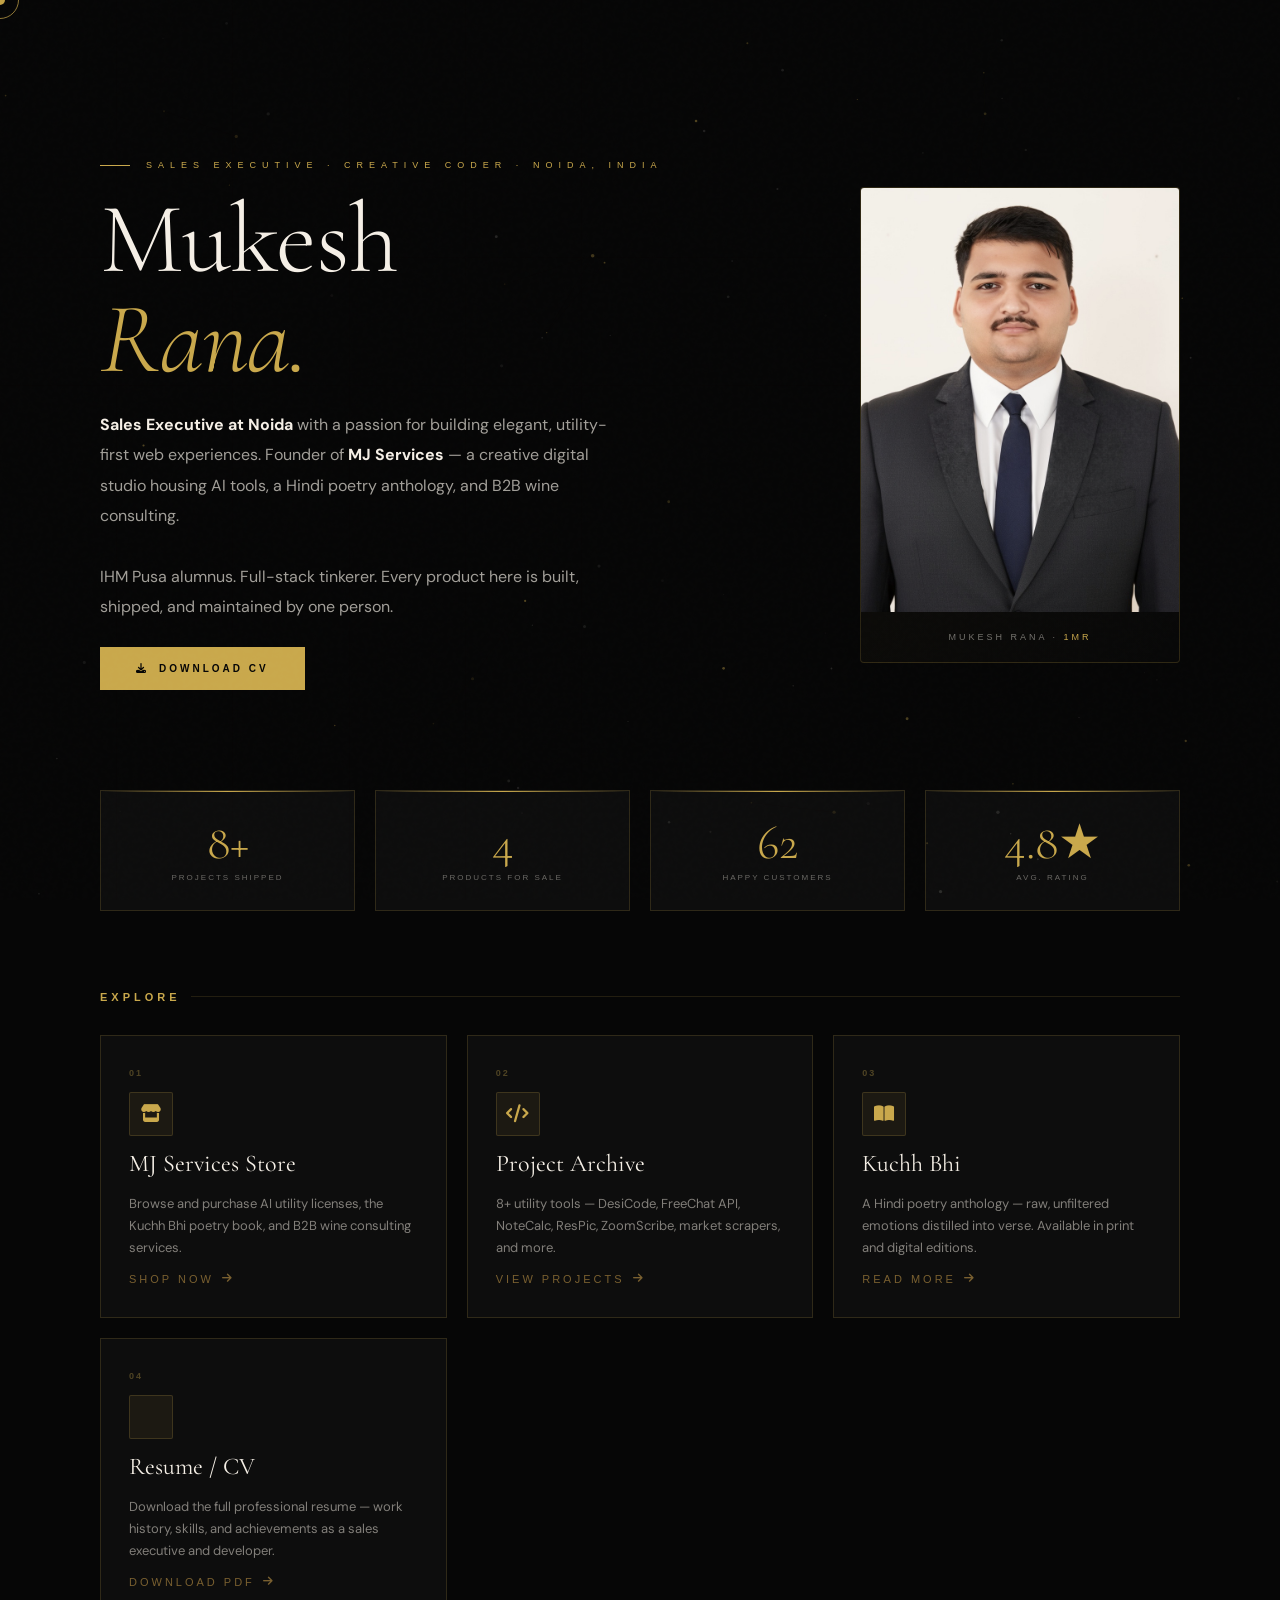
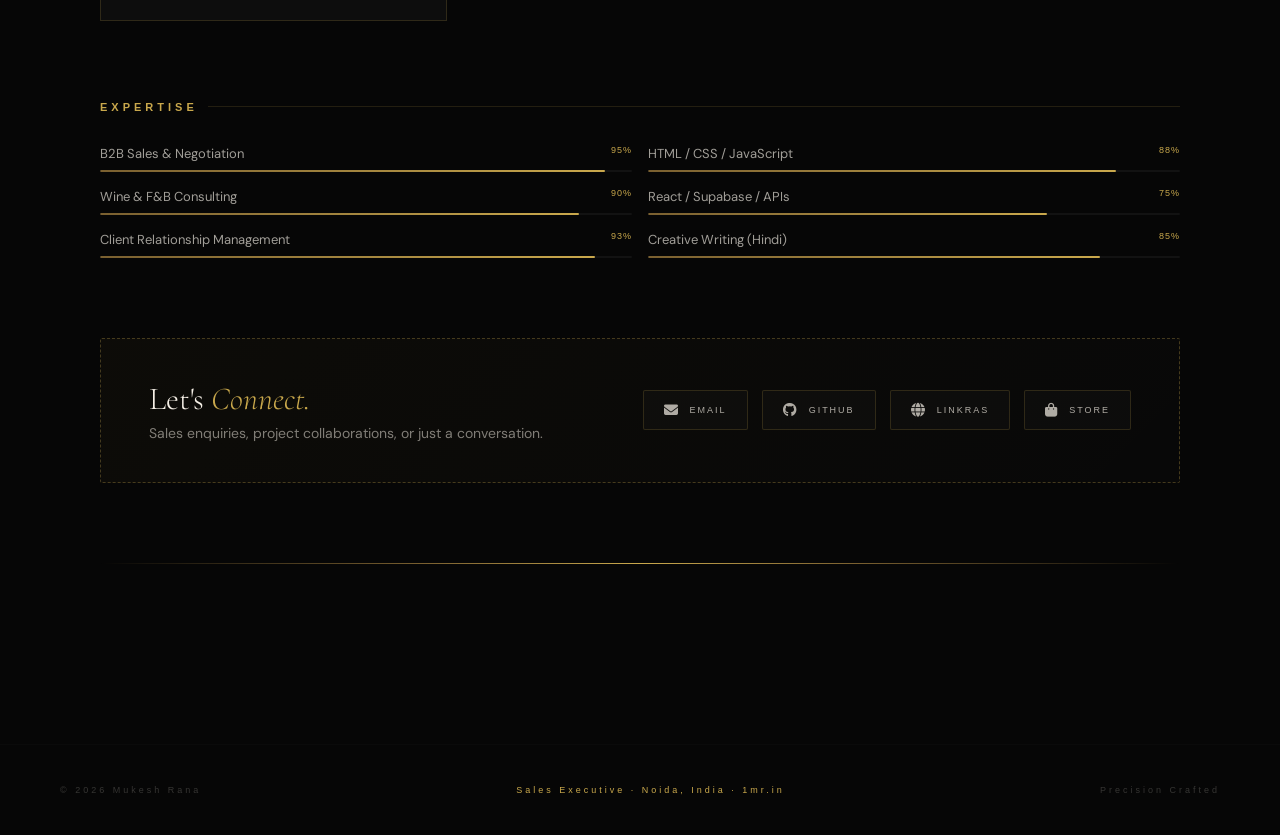
<file: owner.html>
<!DOCTYPE html>
<html lang="en">
<head>
<meta charset="UTF-8">
<script>
  (function() {
    if (sessionStorage.getItem('owner_authenticated') !== 'true') {
      var code = prompt("Enter the 4-digit access code:");
      if (code === "1590") {
        sessionStorage.setItem('owner_authenticated', 'true');
      } else {
        alert("Wrong code.");
        window.location.replace("index.html");
      }
    }
  })();
</script>
<meta name="viewport" content="width=device-width, initial-scale=1.0">
<title>Mukesh Rana — Sales Executive & Creative Coder | 1MR</title>
<meta name="description" content="Mukesh Rana — Sales Executive, Noida. Creator of MJ Services, ZoomScribe, LinkRas, and the Hindi poetry anthology 'Kuchh Bhi'.">
<link rel="canonical" href="https://www.1mr.in/owner.html">
<link rel="preconnect" href="https://fonts.googleapis.com">
<link href="https://fonts.googleapis.com/css2?family=Cormorant+Garamond:ital,wght@0,300;0,400;0,600;1,300;1,400&family=Syncopate:wght@400;700&family=DM+Sans:wght@300;400;500&display=swap" rel="stylesheet">
<link rel="stylesheet" href="https://cdnjs.cloudflare.com/ajax/libs/font-awesome/6.5.0/css/all.min.css">
<style>
  :root {
    --gold: #c9a84c;
    --gold-light: #e8c97a;
    --gold-dim: #7a6030;
    --cream: #f5efe6;
    --dark: #060606;
    --dark2: #0d0d0d;
    --dark3: #141414;
    --glass: rgba(255,255,255,0.03);
    --border: rgba(201,168,76,0.18);
  }
  *, *::before, *::after { margin: 0; padding: 0; box-sizing: border-box; }
  html { scroll-behavior: smooth; }
  body {
    background: var(--dark);
    color: var(--cream);
    font-family: 'DM Sans', sans-serif;
    overflow-x: hidden;
    cursor: none;
    min-height: 100vh;
  }

  /* ── Custom cursor ── */
  .cursor {
    position: fixed; width: 10px; height: 10px;
    background: var(--gold); border-radius: 50%;
    pointer-events: none; z-index: 9999;
    transform: translate(-50%,-50%);
    mix-blend-mode: difference;
    transition: width .25s, height .25s, background .25s;
  }
  .cursor.hovering { width: 20px; height: 20px; }
  .cursor-ring {
    position: fixed; width: 38px; height: 38px;
    border: 1px solid rgba(201,168,76,0.7); border-radius: 50%;
    pointer-events: none; z-index: 9998;
    transform: translate(-50%,-50%);
    transition: width .3s, height .3s, border-color .3s;
  }
  .cursor-ring.hovering { width: 52px; height: 52px; border-color: rgba(201,168,76,1); }

  /* ── Background canvas ── */
  #bg-canvas { position: fixed; inset: 0; z-index: 0; pointer-events: none; }

  /* ── Film grain overlay ── */
  body::before {
    content: '';
    position: fixed; inset: 0; z-index: 3; pointer-events: none;
    background-image: url("data:image/svg+xml,%3Csvg viewBox='0 0 200 200' xmlns='http://www.w3.org/2000/svg'%3E%3Cfilter id='n'%3E%3CfeTurbulence type='fractalNoise' baseFrequency='0.9' numOctaves='4' stitchTiles='stitch'/%3E%3C/filter%3E%3Crect width='100%25' height='100%25' filter='url(%23n)' opacity='0.05'/%3E%3C/svg%3E");
    opacity: .2; mix-blend-mode: overlay;
  }

  /* ── Navigation ── */
  nav {
    position: fixed; top: 0; left: 0; right: 0; z-index: 100;
    display: flex; justify-content: space-between; align-items: center;
    padding: 28px 60px;
    background: linear-gradient(to bottom, rgba(6,6,6,0.95) 0%, transparent 100%);
  }
  .nav-logo {
    font-family: 'Syncopate', sans-serif; font-size: 11px;
    font-weight: 700; letter-spacing: 4px; color: var(--gold);
    text-decoration: none;
  }
  .back-btn {
    font-size: 10px; letter-spacing: 3px; text-transform: uppercase;
    color: rgba(245,239,230,0.6); text-decoration: none;
    transition: color .3s; font-family: 'Syncopate', sans-serif;
    display: flex; align-items: center; gap: 8px;
  }
  .back-btn:hover { color: var(--gold); }

  /* ── Main layout ── */
  main {
    position: relative; z-index: 2;
    padding: 160px 60px 100px;
    max-width: 1200px;
    margin: 0 auto;
  }

  /* ── Hero / intro block ── */
  .profile-hero {
    display: grid;
    grid-template-columns: 1fr 320px;
    gap: 80px;
    align-items: center;
    margin-bottom: 100px;
  }
  .profile-tag {
    font-family: 'Syncopate', sans-serif; font-size: 9px;
    letter-spacing: 6px; color: var(--gold); text-transform: uppercase;
    margin-bottom: 20px; display: flex; align-items: center; gap: 16px;
  }
  .profile-tag::before { content: ''; width: 30px; height: 1px; background: var(--gold); }
  .profile-name {
    font-family: 'Cormorant Garamond', serif;
    font-size: clamp(52px, 8vw, 100px);
    font-weight: 300; line-height: 1.0;
    letter-spacing: -1px; margin-bottom: 20px;
  }
  .profile-name em { font-style: italic; color: var(--gold); }
  .profile-bio {
    font-size: 16px; line-height: 1.9;
    color: rgba(245,239,230,0.65);
    max-width: 520px;
  }
  .profile-bio strong { color: var(--cream); }

  /* Avatar card */
  .avatar-card {
    background: linear-gradient(135deg, rgba(201,168,76,0.06) 0%, rgba(255,255,255,0.01) 100%);
    border: 1px solid var(--border);
    padding: 0;
    border-radius: 4px;
    overflow: hidden;
    position: relative;
  }
  .avatar-card::before {
    content: '';
    position: absolute; top: 0; left: 0; right: 0; height: 2px;
    background: linear-gradient(90deg, transparent, var(--gold), transparent);
  }
  .avatar-img {
    width: 100%; aspect-ratio: 3/4;
    object-fit: cover; display: block;
    filter: grayscale(15%);
    transition: filter .4s;
  }
  .avatar-card:hover .avatar-img { filter: grayscale(0%); }
  .avatar-caption {
    padding: 20px 24px;
    font-family: 'Syncopate', sans-serif; font-size: 9px;
    letter-spacing: 3px; text-transform: uppercase;
    color: rgba(245,239,230,0.45); text-align: center;
  }
  .avatar-caption span { color: var(--gold); }

  /* ── Section title ── */
  .section-subtitle {
    font-family: 'Syncopate', sans-serif; font-size: 11px;
    letter-spacing: 4px; color: var(--gold); text-transform: uppercase;
    margin-bottom: 32px; display: flex; align-items: center; gap: 10px;
  }
  .section-subtitle::after { content: ''; flex: 1; height: 1px; background: rgba(201,168,76,0.15); }

  /* ── Quick stats row ── */
  .stats-row {
    display: grid;
    grid-template-columns: repeat(4, 1fr);
    gap: 20px;
    margin-bottom: 80px;
  }
  .stat-card {
    background: var(--glass);
    border: 1px solid var(--border);
    padding: 28px 24px;
    text-align: center;
    position: relative;
    overflow: hidden;
    transition: border-color .3s, transform .3s;
  }
  .stat-card::before {
    content: ''; position: absolute; top: 0; left: 0; right: 0; height: 1px;
    background: linear-gradient(90deg, transparent, var(--gold), transparent);
  }
  .stat-card:hover { border-color: rgba(201,168,76,0.4); transform: translateY(-4px); }
  .stat-number {
    font-family: 'Cormorant Garamond', serif;
    font-size: 48px; font-weight: 300; color: var(--gold);
    line-height: 1; margin-bottom: 6px;
  }
  .stat-label {
    font-family: 'Syncopate', sans-serif; font-size: 8px;
    letter-spacing: 2px; text-transform: uppercase;
    color: rgba(245,239,230,0.4);
  }

  /* ── Links grid ── */
  .links-grid {
    display: grid;
    grid-template-columns: repeat(3, 1fr);
    gap: 20px;
    margin-bottom: 80px;
  }
  .link-card {
    background: var(--glass);
    border: 1px solid var(--border);
    padding: 32px 28px;
    text-decoration: none;
    color: var(--cream);
    position: relative;
    overflow: hidden;
    transition: border-color .3s, transform .3s, box-shadow .3s;
    display: flex;
    flex-direction: column;
    gap: 14px;
  }
  .link-card::before {
    content: '';
    position: absolute; top: 0; left: 0; right: 0; height: 1px;
    background: linear-gradient(90deg, transparent, var(--gold), transparent);
    opacity: 0; transition: opacity .3s;
  }
  .link-card::after {
    content: '';
    position: absolute; bottom: 0; left: 0; width: 0; height: 2px;
    background: var(--gold);
    transition: width .4s cubic-bezier(0.16,1,0.3,1);
  }
  .link-card:hover {
    border-color: rgba(201,168,76,0.4);
    transform: translateY(-5px);
    box-shadow: 0 20px 40px rgba(0,0,0,0.5);
  }
  .link-card:hover::before { opacity: 1; }
  .link-card:hover::after { width: 100%; }

  .link-card-icon {
    width: 44px; height: 44px;
    background: rgba(201,168,76,0.08);
    border: 1px solid rgba(201,168,76,0.2);
    border-radius: 2px;
    display: flex; align-items: center; justify-content: center;
    color: var(--gold); font-size: 18px;
    flex-shrink: 0;
  }
  .link-card-num {
    font-family: 'Syncopate', sans-serif; font-size: 9px;
    letter-spacing: 2px; color: rgba(201,168,76,0.35);
    font-weight: 700;
  }
  .link-card-title {
    font-family: 'Cormorant Garamond', serif;
    font-size: 24px; font-weight: 400; color: var(--cream);
    line-height: 1.2;
  }
  .link-card-desc {
    font-size: 13px; line-height: 1.7;
    color: rgba(245,239,230,0.5);
    flex: 1;
  }
  .link-card-arrow {
    font-size: 11px; letter-spacing: 3px; text-transform: uppercase;
    font-family: 'Syncopate', sans-serif;
    color: var(--gold-dim);
    display: flex; align-items: center; gap: 8px;
    transition: color .2s, gap .2s;
  }
  .link-card:hover .link-card-arrow { color: var(--gold); gap: 14px; }

  /* ── Skills / expertise row ── */
  .skills-section { margin-bottom: 80px; }
  .skills-grid {
    display: grid;
    grid-template-columns: repeat(2, 1fr);
    gap: 16px;
  }
  .skill-bar-item { display: flex; flex-direction: column; gap: 8px; }
  .skill-bar-meta {
    display: flex; justify-content: space-between;
    font-size: 13px; color: rgba(245,239,230,0.65);
  }
  .skill-bar-meta span:last-child {
    font-family: 'Syncopate', sans-serif; font-size: 9px;
    letter-spacing: 1px; color: var(--gold);
  }
  .skill-track {
    height: 2px; background: rgba(255,255,255,0.05);
    border-radius: 2px; overflow: hidden;
  }
  .skill-fill {
    height: 100%; background: linear-gradient(90deg, var(--gold-dim), var(--gold));
    border-radius: 2px;
    width: 0%;
    transition: width 1.2s cubic-bezier(0.16,1,0.3,1);
  }
  .skill-fill.animated { width: var(--target-width); }

  /* ── Contact / social strip ── */
  .contact-strip {
    background: linear-gradient(135deg, rgba(201,168,76,0.04) 0%, rgba(255,255,255,0.01) 100%);
    border: 1px dashed rgba(201,168,76,0.3);
    padding: 40px 48px;
    border-radius: 2px;
    display: flex;
    justify-content: space-between;
    align-items: center;
    gap: 40px;
    margin-bottom: 80px;
  }
  .contact-left h3 {
    font-family: 'Cormorant Garamond', serif;
    font-size: 32px; font-weight: 300;
    margin-bottom: 6px;
  }
  .contact-left h3 em { font-style: italic; color: var(--gold); }
  .contact-left p {
    font-size: 14px; color: rgba(245,239,230,0.5);
  }
  .social-links { display: flex; gap: 14px; flex-wrap: wrap; }
  .social-btn {
    display: flex; align-items: center; gap: 10px;
    padding: 12px 20px;
    background: rgba(255,255,255,0.02);
    border: 1px solid var(--border);
    color: rgba(245,239,230,0.7);
    text-decoration: none;
    font-family: 'Syncopate', sans-serif; font-size: 9px;
    letter-spacing: 2px; text-transform: uppercase;
    transition: border-color .3s, color .3s, transform .2s;
    border-radius: 2px;
  }
  .social-btn:hover {
    border-color: var(--gold); color: var(--gold);
    transform: translateY(-2px);
  }
  .social-btn i { font-size: 14px; }

  /* ── Download CV button ── */
  .btn-primary {
    display: inline-flex; align-items: center; gap: 10px;
    padding: 16px 36px;
    background: var(--gold); color: var(--dark);
    font-family: 'Syncopate', sans-serif; font-size: 10px;
    letter-spacing: 3px; text-transform: uppercase; font-weight: 700;
    text-decoration: none; border: none;
    transition: transform .3s, box-shadow .3s;
    margin-top: 24px;
  }
  .btn-primary:hover {
    transform: translateY(-3px);
    box-shadow: 0 15px 30px rgba(201,168,76,0.3);
  }

  /* ── Divider ── */
  .gold-divider {
    width: 100%; height: 1px; position: relative; margin: 80px 0;
  }
  .gold-divider::before {
    content: ''; display: block; height: 1px;
    background: linear-gradient(90deg, transparent 0%, var(--gold-dim) 30%, var(--gold) 50%, var(--gold-dim) 70%, transparent 100%);
  }

  /* ── Footer ── */
  footer {
    padding: 40px 60px;
    display: flex; justify-content: space-between; align-items: center;
    font-family: 'Syncopate', sans-serif; font-size: 9px;
    letter-spacing: 3px; color: rgba(245,239,230,0.2);
    position: relative; z-index: 2;
    border-top: 1px solid rgba(255,255,255,0.02);
  }
  .footer-gold { color: var(--gold); }

  /* ── Reveal animations ── */
  @keyframes fadeUp {
    from { opacity: 0; transform: translateY(32px); }
    to   { opacity: 1; transform: translateY(0); }
  }
  .reveal { opacity: 0; transform: translateY(32px); }
  .reveal.active {
    animation: fadeUp 0.8s cubic-bezier(.23,1,.32,1) forwards;
  }
  .reveal-d1 { animation-delay: 0.1s; }
  .reveal-d2 { animation-delay: 0.2s; }
  .reveal-d3 { animation-delay: 0.3s; }
  .reveal-d4 { animation-delay: 0.4s; }

  /* ── Responsive ── */
  @media (max-width: 900px) {
    nav { padding: 20px 24px; }
    main { padding: 120px 24px 80px; }
    .profile-hero { grid-template-columns: 1fr; gap: 40px; }
    .avatar-card { max-width: 280px; }
    .stats-row { grid-template-columns: repeat(2, 1fr); }
    .links-grid { grid-template-columns: 1fr; }
    .skills-grid { grid-template-columns: 1fr; }
    .contact-strip { flex-direction: column; align-items: flex-start; padding: 28px 24px; }
    footer { padding: 24px; flex-direction: column; gap: 12px; text-align: center; }
  }
  @media (max-width: 480px) {
    .stats-row { grid-template-columns: 1fr 1fr; }
    .profile-name { font-size: clamp(42px, 12vw, 70px); }
  }
</style>
</head>
<body>

<div class="cursor" id="cursor"></div>
<div class="cursor-ring" id="cursorRing"></div>
<canvas id="bg-canvas"></canvas>

<!-- ── Navigation ── -->
<!-- Top header navigation removed as requested -->

<!-- ── Main content ── -->
<main>

  <!-- ── Hero ── -->
  <div class="profile-hero">
    <div class="reveal">
      <div class="profile-tag">Sales Executive · Creative Coder · Noida, India</div>
      <h1 class="profile-name">
        Mukesh<br><em>Rana.</em>
      </h1>
      <p class="profile-bio">
        <strong>Sales Executive at Noida</strong> with a passion for building elegant, utility-first web experiences. Founder of <strong>MJ Services</strong> — a creative digital studio housing AI tools, a Hindi poetry anthology, and B2B wine consulting.<br><br>
        IHM Pusa alumnus. Full-stack tinkerer. Every product here is built, shipped, and maintained by one person.
      </p>
      <a href="assets/MUKESH_RANA_RESUME.pdf" download="Mukesh_Rana_Resume.pdf" class="btn-primary">
        <i class="fa-solid fa-download"></i> Download CV
      </a>
    </div>

    <!-- Avatar -->
    <div class="avatar-card reveal reveal-d2">
      <img class="avatar-img" src="assets/avatar.jpg" alt="Mukesh Rana" />
      <div class="avatar-caption">Mukesh Rana · <span>1MR</span></div>
    </div>
  </div>

  <!-- ── Quick stats ── -->
  <div class="stats-row">
    <div class="stat-card reveal">
      <div class="stat-number">8+</div>
      <div class="stat-label">Projects Shipped</div>
    </div>
    <div class="stat-card reveal reveal-d1">
      <div class="stat-number">4</div>
      <div class="stat-label">Products for Sale</div>
    </div>
    <div class="stat-card reveal reveal-d2">
      <div class="stat-number">62</div>
      <div class="stat-label">Happy Customers</div>
    </div>
    <div class="stat-card reveal reveal-d3">
      <div class="stat-number">4.8★</div>
      <div class="stat-label">Avg. Rating</div>
    </div>
  </div>

  <!-- ── Page links grid ── -->
  <h2 class="section-subtitle reveal">Explore</h2>

  <div class="links-grid">

    <a href="https://1mr.in" target="_blank" rel="noopener noreferrer" class="link-card reveal">
      <div class="link-card-num">01</div>
      <div class="link-card-icon"><i class="fa-solid fa-store"></i></div>
      <div class="link-card-title">MJ Services Store</div>
      <div class="link-card-desc">Browse and purchase AI utility licenses, the Kuchh Bhi poetry book, and B2B wine consulting services.</div>
      <div class="link-card-arrow">Shop Now <i class="fa-solid fa-arrow-right"></i></div>
    </a>

    <a href="projects.html" class="link-card reveal reveal-d1">
      <div class="link-card-num">02</div>
      <div class="link-card-icon"><i class="fa-solid fa-code"></i></div>
      <div class="link-card-title">Project Archive</div>
      <div class="link-card-desc">8+ utility tools — DesiCode, FreeChat API, NoteCalc, ResPic, ZoomScribe, market scrapers, and more.</div>
      <div class="link-card-arrow">View Projects <i class="fa-solid fa-arrow-right"></i></div>
    </a>

    <a href="book.html" class="link-card reveal reveal-d2">
      <div class="link-card-num">03</div>
      <div class="link-card-icon"><i class="fa-solid fa-book-open"></i></div>
      <div class="link-card-title">Kuchh Bhi</div>
      <div class="link-card-desc">A Hindi poetry anthology — raw, unfiltered emotions distilled into verse. Available in print and digital editions.</div>
      <div class="link-card-arrow">Read More <i class="fa-solid fa-arrow-right"></i></div>
    </a>

    <a href="assets/MUKESH_RANA_RESUME.pdf" download="Mukesh_Rana_Resume.pdf" class="link-card reveal reveal-d1">
      <div class="link-card-num">04</div>
      <div class="link-card-icon"><i class="fa-solid fa-file-user"></i></div>
      <div class="link-card-title">Resume / CV</div>
      <div class="link-card-desc">Download the full professional resume — work history, skills, and achievements as a sales executive and developer.</div>
      <div class="link-card-arrow">Download PDF <i class="fa-solid fa-arrow-right"></i></div>
    </a>

  </div>

  <!-- ── Skills ── -->
  <div class="skills-section reveal">
    <h2 class="section-subtitle">Expertise</h2>
    <div class="skills-grid">
      <div class="skill-bar-item">
        <div class="skill-bar-meta"><span>B2B Sales & Negotiation</span><span>95%</span></div>
        <div class="skill-track"><div class="skill-fill" style="--target-width: 95%;"></div></div>
      </div>
      <div class="skill-bar-item">
        <div class="skill-bar-meta"><span>HTML / CSS / JavaScript</span><span>88%</span></div>
        <div class="skill-track"><div class="skill-fill" style="--target-width: 88%;"></div></div>
      </div>
      <div class="skill-bar-item">
        <div class="skill-bar-meta"><span>Wine & F&B Consulting</span><span>90%</span></div>
        <div class="skill-track"><div class="skill-fill" style="--target-width: 90%;"></div></div>
      </div>
      <div class="skill-bar-item">
        <div class="skill-bar-meta"><span>React / Supabase / APIs</span><span>75%</span></div>
        <div class="skill-track"><div class="skill-fill" style="--target-width: 75%;"></div></div>
      </div>
      <div class="skill-bar-item">
        <div class="skill-bar-meta"><span>Client Relationship Management</span><span>93%</span></div>
        <div class="skill-track"><div class="skill-fill" style="--target-width: 93%;"></div></div>
      </div>
      <div class="skill-bar-item">
        <div class="skill-bar-meta"><span>Creative Writing (Hindi)</span><span>85%</span></div>
        <div class="skill-track"><div class="skill-fill" style="--target-width: 85%;"></div></div>
      </div>
    </div>
  </div>

  <!-- ── Contact strip ── -->
  <div class="contact-strip reveal">
    <div class="contact-left">
      <h3>Let's <em>Connect.</em></h3>
      <p>Sales enquiries, project collaborations, or just a conversation.</p>
    </div>
    <div class="social-links">
      <a href="mailto:contact@1mr.in" class="social-btn">
        <i class="fa-solid fa-envelope"></i> Email
      </a>
      <a href="https://github.com/misurana" target="_blank" rel="noopener" class="social-btn">
        <i class="fa-brands fa-github"></i> GitHub
      </a>
      <a href="https://linkras-menu.vercel.app" target="_blank" rel="noopener" class="social-btn">
        <i class="fa-solid fa-globe"></i> LinkRas
      </a>
      <a href="index.html" class="social-btn">
        <i class="fa-solid fa-bag-shopping"></i> Store
      </a>
    </div>
  </div>

  <div class="gold-divider"></div>

</main>

<!-- ── Footer ── -->
<footer>
  <span>© 2026 Mukesh Rana</span>
  <span class="footer-gold">Sales Executive · Noida, India · <a href="https://www.1mr.in" style="color:var(--gold); text-decoration:none;">1mr.in</a></span>
  <span>Precision Crafted</span>
</footer>

<script>
// ── Custom cursor ──
const cur  = document.getElementById('cursor');
const ring = document.getElementById('cursorRing');
let mx=0, my=0, rx=0, ry=0;
document.addEventListener('mousemove', e => { mx = e.clientX; my = e.clientY; });
(function animCursor() {
  cur.style.left  = mx + 'px';
  cur.style.top   = my + 'px';
  rx += (mx - rx) * 0.1;
  ry += (my - ry) * 0.1;
  ring.style.left = rx + 'px';
  ring.style.top  = ry + 'px';
  requestAnimationFrame(animCursor);
})();

// Cursor hover states
document.querySelectorAll('a, button, .link-card, .stat-card').forEach(el => {
  el.addEventListener('mouseenter', () => { cur.classList.add('hovering'); ring.classList.add('hovering'); });
  el.addEventListener('mouseleave', () => { cur.classList.remove('hovering'); ring.classList.remove('hovering'); });
});

// ── Gold particle canvas background ──
const canvas = document.getElementById('bg-canvas');
const ctx    = canvas.getContext('2d');
let W, H;
function resize() { W = canvas.width = window.innerWidth; H = canvas.height = window.innerHeight; }
resize();
window.addEventListener('resize', resize);

class Particle {
  constructor() { this.reset(); }
  reset() {
    this.x  = Math.random() * W;
    this.y  = Math.random() * H;
    this.vx = (Math.random() - .5) * 0.3;
    this.vy = (Math.random() - .5) * 0.3;
    this.r  = Math.random() * 1.4 + 0.4;
    this.a  = Math.random() * 0.35 + 0.05;
    this.gold = Math.random() > 0.6;
  }
  update() {
    this.x += this.vx; this.y += this.vy;
    if (this.x < 0 || this.x > W || this.y < 0 || this.y > H) this.reset();
  }
  draw() {
    ctx.beginPath();
    ctx.arc(this.x, this.y, this.r, 0, Math.PI * 2);
    ctx.fillStyle = this.gold
      ? `rgba(201,168,76,${this.a})`
      : `rgba(245,239,230,${this.a * 0.35})`;
    ctx.fill();
  }
}

const particles = Array.from({ length: 100 }, () => new Particle());
let t = 0;

(function draw() {
  ctx.clearRect(0, 0, W, H);
  t += 0.003;

  // Subtle animated grid lines
  for (let i = 0; i < 12; i++) {
    const x = (i / 11) * W;
    ctx.strokeStyle = `rgba(201,168,76,${0.012 + 0.007 * Math.sin(t + i * 0.5)})`;
    ctx.lineWidth = 0.5;
    ctx.beginPath(); ctx.moveTo(x, 0); ctx.lineTo(x, H); ctx.stroke();
  }
  for (let i = 0; i < 8; i++) {
    const y = (i / 7) * H;
    ctx.strokeStyle = `rgba(201,168,76,${0.01 + 0.005 * Math.sin(t + i * 0.7)})`;
    ctx.lineWidth = 0.5;
    ctx.beginPath(); ctx.moveTo(0, y); ctx.lineTo(W, y); ctx.stroke();
  }

  particles.forEach(p => { p.update(); p.draw(); });

  // Gold connection lines between nearby gold particles
  const gp = particles.filter(p => p.gold);
  for (let i = 0; i < gp.length; i++) {
    for (let j = i + 1; j < gp.length; j++) {
      const dx = gp[i].x - gp[j].x, dy = gp[i].y - gp[j].y;
      const d  = Math.sqrt(dx*dx + dy*dy);
      if (d < 150) {
        ctx.beginPath();
        ctx.strokeStyle = `rgba(201,168,76,${0.06 * (1 - d / 150)})`;
        ctx.lineWidth = 0.4;
        ctx.moveTo(gp[i].x, gp[i].y);
        ctx.lineTo(gp[j].x, gp[j].y);
        ctx.stroke();
      }
    }
  }
  requestAnimationFrame(draw);
})();

// ── Scroll reveal ──
const revealEls = document.querySelectorAll('.reveal');
const revealObs = new IntersectionObserver(entries => {
  entries.forEach(e => {
    if (e.isIntersecting) {
      e.target.classList.add('active');
      revealObs.unobserve(e.target);
    }
  });
}, { threshold: 0.12, rootMargin: '0px 0px -40px 0px' });
revealEls.forEach(el => revealObs.observe(el));

// ── Skill bar animations (trigger once visible) ──
const skillBars = document.querySelectorAll('.skill-fill');
const skillObs  = new IntersectionObserver(entries => {
  entries.forEach(e => {
    if (e.isIntersecting) {
      e.target.classList.add('animated');
      skillObs.unobserve(e.target);
    }
  });
}, { threshold: 0.3 });
skillBars.forEach(b => skillObs.observe(b));
</script>
</body>
</html>
</file>
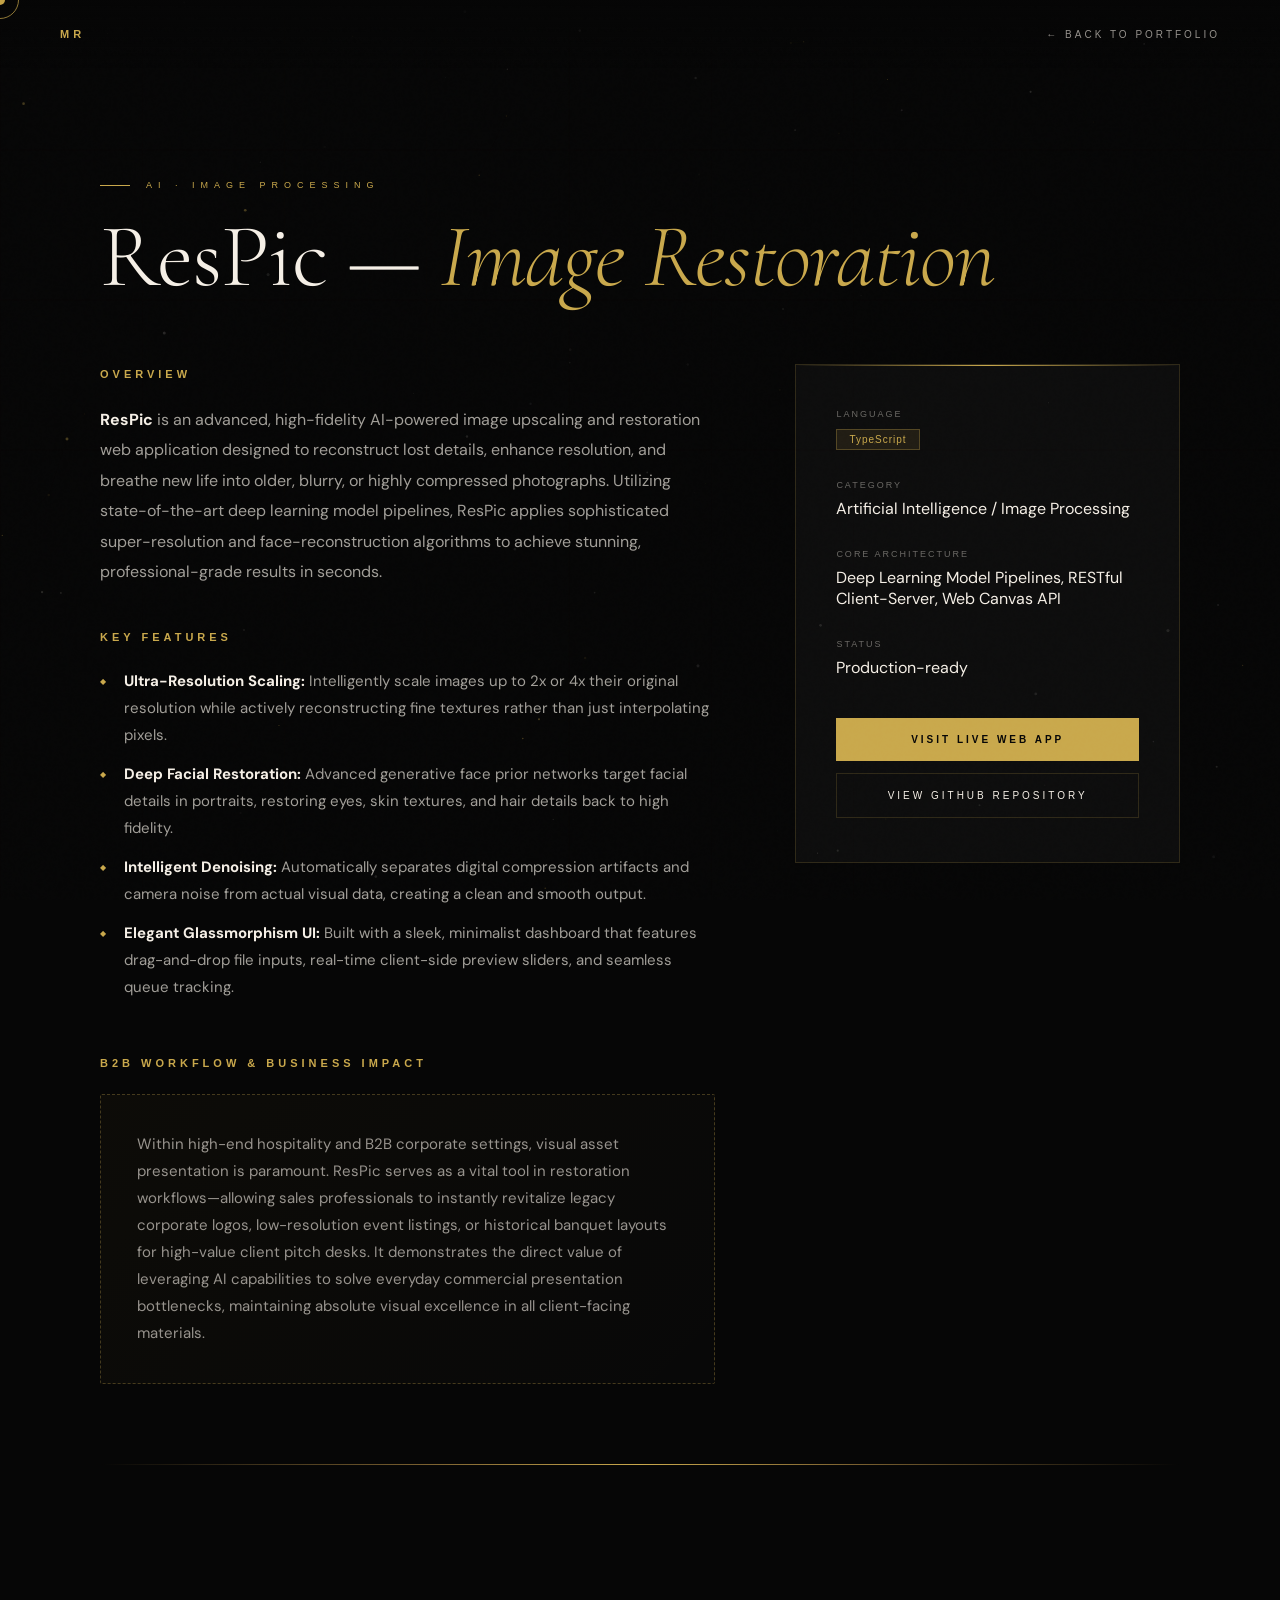
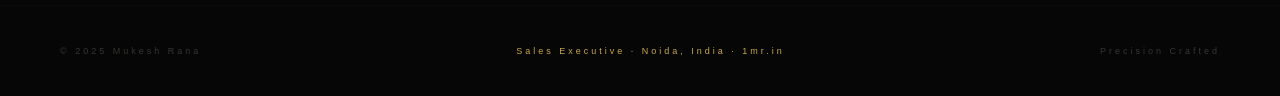
<file: respic.html>
﻿<!DOCTYPE html>
<html lang="en">
<head>
<meta charset="UTF-8">
<meta name="viewport" content="width=device-width, initial-scale=1.0">
<title>ResPic | Professional AI Image Upscaling & Restoration | Mukesh Rana</title>
<meta name="description" content="ResPic — An advanced deep learning image upscaling and restoration tool by Mukesh Rana. Enhance resolution and bring back lost details in seconds.">
<link rel="canonical" href="https://www.1mr.in/respic.html">
<link rel="preconnect" href="https://fonts.googleapis.com">
<link href="https://fonts.googleapis.com/css2?family=Cormorant+Garamond:ital,wght@0,300;0,400;0,600;1,300;1,400&family=Syncopate:wght@400;700&family=DM+Sans:wght@300;400;500&display=swap" rel="stylesheet">
<style>
  :root {
    --gold: #c9a84c;
    --gold-light: #e8c97a;
    --gold-dim: #7a6030;
    --cream: #f5efe6;
    --dark: #060606;
    --dark2: #0d0d0d;
    --dark3: #141414;
    --glass: rgba(255,255,255,0.03);
    --border: rgba(201,168,76,0.18);
  }
  *, *::before, *::after { margin: 0; padding: 0; box-sizing: border-box; }
  html { scroll-behavior: smooth; }
  body {
    background: var(--dark);
    color: var(--cream);
    font-family: 'DM Sans', sans-serif;
    overflow-x: hidden;
    cursor: none;
  }
  /* cursor */
  .cursor { position: fixed; width: 10px; height: 10px; background: var(--gold); border-radius: 50%; pointer-events: none; z-index: 9999; transform: translate(-50%,-50%); mix-blend-mode: difference; transition: width .3s, height .3s; }
  .cursor-ring { position: fixed; width: 38px; height: 38px; border: 1px solid rgba(201,168,76,0.7); border-radius: 50%; pointer-events: none; z-index: 9998; transform: translate(-50%,-50%); transition: width .3s, height .3s; }
  #bg-canvas { position: fixed; inset: 0; z-index: 0; pointer-events: none; }
  
  /* grain */
  body::before { content: ''; position: fixed; inset: 0; z-index: 3; pointer-events: none; background-image: url("data:image/svg+xml,%3Csvg viewBox='0 0 200 200' xmlns='http://www.w3.org/2000/svg'%3E%3Cfilter id='n'%3E%3CfeTurbulence type='fractalNoise' baseFrequency='0.9' numOctaves='4' stitchTiles='stitch'/%3E%3C/filter%3E%3Crect width='100%25' height='100%25' filter='url(%23n)' opacity='0.05'/%3E%3C/svg%3E"); opacity: .25; mix-blend-mode: overlay; }

  /* NAVIGATION */
  nav {
    position: fixed; top: 0; left: 0; right: 0; z-index: 100;
    display: flex; justify-content: space-between; align-items: center;
    padding: 28px 60px;
    background: linear-gradient(to bottom, rgba(6,6,6,0.95) 0%, transparent 100%);
  }
  .nav-logo { font-family: 'Syncopate', sans-serif; font-size: 11px; font-weight: 700; letter-spacing: 4px; color: var(--gold); text-decoration: none; }
  .back-btn { font-size: 10px; letter-spacing: 3px; text-transform: uppercase; color: rgba(245,239,230,0.6); text-decoration: none; transition: color .3s; font-family: 'Syncopate', sans-serif; display: flex; align-items: center; gap: 8px; }
  .back-btn:hover { color: var(--gold); }

  /* CONTENT CONTAINER */
  main {
    position: relative; z-index: 2;
    padding: 180px 60px 100px;
    max-width: 1200px;
    margin: 0 auto;
  }
  .project-header { margin-bottom: 60px; }
  .project-tag { font-family: 'Syncopate', sans-serif; font-size: 9px; letter-spacing: 6px; color: var(--gold); text-transform: uppercase; margin-bottom: 20px; display: flex; align-items: center; gap: 16px; }
  .project-tag::before { content: ''; width: 30px; height: 1px; background: var(--gold); }
  .project-title { font-family: 'Cormorant Garamond', serif; font-size: clamp(48px, 7vw, 90px); font-weight: 300; line-height: 1.05; letter-spacing: -1px; }
  .project-title em { font-style: italic; color: var(--gold); }

  /* grid layout */
  .project-grid {
    display: grid;
    grid-template-columns: 1.6fr 1fr;
    gap: 80px;
    align-items: start;
  }
  .project-desc-col { display: flex; flex-direction: column; gap: 40px; }
  .desc-section { font-size: 16px; line-height: 1.9; color: rgba(245,239,230,0.65); }
  .desc-section strong { color: var(--cream); }
  .section-subtitle { font-family: 'Syncopate', sans-serif; font-size: 11px; letter-spacing: 4px; color: var(--gold); text-transform: uppercase; margin-bottom: 20px; display: flex; align-items: center; gap: 10px; }
  
  /* list of features */
  .feature-list { list-style: none; }
  .feature-list li { font-size: 15px; line-height: 1.8; color: rgba(245,239,230,0.65); padding-left: 24px; position: relative; margin-bottom: 12px; }
  .feature-list li::before { content: '◆'; position: absolute; left: 0; color: var(--gold); font-size: 8px; top: 6px; }

  /* tech application card */
  .business-card {
    background: linear-gradient(135deg, rgba(201,168,76,0.04) 0%, rgba(255,255,255,0.01) 100%);
    border: 1px dashed rgba(201,168,76,0.3);
    padding: 36px;
    border-radius: 2px;
  }
  .business-card p { font-size: 15px; line-height: 1.8; color: rgba(245,239,230,0.6); }

  /* specs column */
  .project-specs-col {
    position: sticky;
    top: 140px;
  }
  .specs-card {
    background: var(--glass);
    border: 1px solid var(--border);
    padding: 44px 40px;
    position: relative;
    overflow: hidden;
  }
  .specs-card::before { content: ''; position: absolute; top: 0; left: 0; right: 0; height: 1px; background: linear-gradient(90deg, transparent, var(--gold), transparent); }
  .spec-item { margin-bottom: 30px; }
  .spec-label { font-family: 'Syncopate', sans-serif; font-size: 9px; letter-spacing: 2px; color: rgba(245,239,230,0.4); text-transform: uppercase; margin-bottom: 8px; }
  .spec-value { font-size: 16px; color: var(--cream); font-weight: 400; }
  .spec-badge { display: inline-block; padding: 4px 12px; background: rgba(201,168,76,0.1); border: 1px solid rgba(201,168,76,0.3); color: var(--gold); font-family: 'Syncopate', sans-serif; font-size: 10px; letter-spacing: 1px; }

  /* buttons */
  .btn-primary { width: 100%; text-align: center; padding: 16px 36px; background: var(--gold); color: var(--dark); font-size: 10px; letter-spacing: 3px; text-transform: uppercase; font-family: 'Syncopate', sans-serif; font-weight: 700; border: none; cursor: none; transition: transform .3s, box-shadow .3s; text-decoration: none; display: inline-block; margin-top: 10px; }
  .btn-primary:hover { transform: translateY(-3px); box-shadow: 0 15px 30px rgba(201,168,76,0.25); }
  .btn-outline { width: 100%; text-align: center; padding: 16px 36px; background: transparent; color: var(--cream); font-size: 10px; letter-spacing: 3px; text-transform: uppercase; font-family: 'Syncopate', sans-serif; border: 1px solid var(--border); cursor: none; transition: border-color .3s, color .3s; text-decoration: none; display: inline-block; margin-top: 12px; }
  .btn-outline:hover { border-color: var(--gold); color: var(--gold); }

  .gold-divider { width: 100%; height: 1px; position: relative; margin: 80px 0 40px; }
  .gold-divider::before { content: ''; display: block; height: 1px; background: linear-gradient(90deg, transparent 0%, var(--gold-dim) 30%, var(--gold) 50%, var(--gold-dim) 70%, transparent 100%); }

  footer { padding: 40px 60px; display: flex; justify-content: space-between; align-items: center; font-family: 'Syncopate', sans-serif; font-size: 9px; letter-spacing: 3px; color: rgba(245,239,230,0.2); position: relative; z-index: 2; border-top: 1px solid rgba(255,255,255,0.02); }
  .footer-gold { color: var(--gold); }

  /* animations */
  @keyframes fadeUp { from { opacity: 0; transform: translateY(30px); } to { opacity: 1; transform: translateY(0); } }
  .reveal { opacity: 0; transform: translateY(30px); animation: fadeUp 0.8s cubic-bezier(.23,1,.32,1) forwards; }
  .reveal-delay-1 { animation-delay: 0.15s; }
  .reveal-delay-2 { animation-delay: 0.3s; }

  @media (max-width: 900px) {
    nav { padding: 20px 24px; }
    main { padding: 120px 24px 80px; }
    .project-grid { grid-template-columns: 1fr; gap: 50px; }
    .project-specs-col { position: static; }
    footer { padding: 24px; flex-direction: column; gap: 12px; text-align: center; }
  }
</style>
  <link rel="stylesheet" href="mobile.css">
</head>
<body>

<div class="cursor" id="cursor"></div>
<div class="cursor-ring" id="cursorRing"></div>
<canvas id="bg-canvas"></canvas>

<nav>
  <a href="index.html" class="nav-logo">MR</a>
  <a href="profile.html#projects" class="back-btn">← Back to Portfolio</a>
</nav>

<main>
  <div class="project-header reveal">
    <div class="project-tag">AI · Image processing</div>
    <h1 class="project-title">ResPic — <em>Image Restoration</em></h1>
  </div>

  <div class="project-grid">
    <!-- Main description column -->
    <div class="project-desc-col reveal reveal-delay-1">
      <div class="desc-section">
        <h2 class="section-subtitle">Overview</h2>
        <p><strong>ResPic</strong> is an advanced, high-fidelity AI-powered image upscaling and restoration web application designed to reconstruct lost details, enhance resolution, and breathe new life into older, blurry, or highly compressed photographs. Utilizing state-of-the-art deep learning model pipelines, ResPic applies sophisticated super-resolution and face-reconstruction algorithms to achieve stunning, professional-grade results in seconds.</p>
      </div>

      <div class="desc-section">
        <h2 class="section-subtitle">Key Features</h2>
        <ul class="feature-list">
          <li><strong>Ultra-Resolution Scaling:</strong> Intelligently scale images up to 2x or 4x their original resolution while actively reconstructing fine textures rather than just interpolating pixels.</li>
          <li><strong>Deep Facial Restoration:</strong> Advanced generative face prior networks target facial details in portraits, restoring eyes, skin textures, and hair details back to high fidelity.</li>
          <li><strong>Intelligent Denoising:</strong> Automatically separates digital compression artifacts and camera noise from actual visual data, creating a clean and smooth output.</li>
          <li><strong>Elegant Glassmorphism UI:</strong> Built with a sleek, minimalist dashboard that features drag-and-drop file inputs, real-time client-side preview sliders, and seamless queue tracking.</li>
        </ul>
      </div>

      <div class="desc-section">
        <h2 class="section-subtitle">B2B Workflow & Business Impact</h2>
        <div class="business-card">
          <p>Within high-end hospitality and B2B corporate settings, visual asset presentation is paramount. ResPic serves as a vital tool in restoration workflows—allowing sales professionals to instantly revitalize legacy corporate logos, low-resolution event listings, or historical banquet layouts for high-value client pitch desks. It demonstrates the direct value of leveraging AI capabilities to solve everyday commercial presentation bottlenecks, maintaining absolute visual excellence in all client-facing materials.</p>
        </div>
      </div>
    </div>

    <!-- Specs column -->
    <div class="project-specs-col reveal reveal-delay-2">
      <div class="specs-card">
        <div class="spec-item">
          <div class="spec-label">Language</div>
          <div class="spec-value"><span class="spec-badge">TypeScript</span></div>
        </div>
        <div class="spec-item">
          <div class="spec-label">Category</div>
          <div class="spec-value">Artificial Intelligence / Image Processing</div>
        </div>
        <div class="spec-item">
          <div class="spec-label">Core Architecture</div>
          <div class="spec-value">Deep Learning Model Pipelines, RESTful Client-Server, Web Canvas API</div>
        </div>
        <div class="spec-item">
          <div class="spec-label">Status</div>
          <div class="spec-value">Production-ready</div>
        </div>

        <a href="https://res-pic-enhance-pro-test.vercel.app" target="_blank" class="btn-primary">Visit Live Web App</a>
        <a href="https://github.com/misurana/ResPic" target="_blank" class="btn-outline">View GitHub Repository</a>
      </div>
    </div>
  </div>

  <div class="gold-divider"></div>
</main>

<footer>
  <span>© 2025 Mukesh Rana</span>
  <span class="footer-gold">Sales Executive · Noida, India · <a href="https://www.1mr.in" style="color: var(--gold); text-decoration: none;">1mr.in</a></span>
  <span>Precision Crafted</span>
</footer>

<script>
// ── CURSOR ──
const cur = document.getElementById('cursor');
const ring = document.getElementById('cursorRing');
let mx=0,my=0,rx=0,ry=0;
document.addEventListener('mousemove',e=>{mx=e.clientX;my=e.clientY;});
(function animC(){
  cur.style.left=mx+'px';cur.style.top=my+'px';
  rx+=(mx-rx)*.1;ry+=(my-ry)*.1;
  ring.style.left=rx+'px';ring.style.top=ry+'px';
  requestAnimationFrame(animC);
})();

// ── CANVAS PARTICLES ──
const canvas=document.getElementById('bg-canvas');
const ctx=canvas.getContext('2d');
let W,H;
function resizeC(){W=canvas.width=window.innerWidth;H=canvas.height=window.innerHeight;}
resizeC(); window.addEventListener('resize',resizeC);

class P{
  constructor(){this.reset();}
  reset(){
    this.x=Math.random()*W; this.y=Math.random()*H;
    this.vx=(Math.random()-.5)*.25; this.vy=(Math.random()-.5)*.25;
    this.r=Math.random()*1.2+.4;
    this.a=Math.random()*.3+.05;
    this.g=Math.random()>.65;
  }
  update(){this.x+=this.vx;this.y+=this.vy;if(this.x<0||this.x>W||this.y<0||this.y>H)this.reset();}
  draw(){
    ctx.beginPath();ctx.arc(this.x,this.y,this.r,0,Math.PI*2);
    ctx.fillStyle=this.g?`rgba(201,168,76,${this.a})`:`rgba(245,239,230,${this.a*.4})`;
    ctx.fill();
  }
}
const pts=[];for(let i=0;i<90;i++)pts.push(new P());

let t=0;
(function draw(){
  ctx.clearRect(0,0,W,H);
  t+=.004;
  // subtle animated grid lines
  for(let i=0;i<10;i++){
    const x=(i/9)*W;
    ctx.strokeStyle=`rgba(201,168,76,${.015+.008*Math.sin(t+i*.5)})`;
    ctx.lineWidth=.5;
    ctx.beginPath();ctx.moveTo(x,0);ctx.lineTo(x,H);ctx.stroke();
  }
  for(let i=0;i<7;i++){
    const y=(i/6)*H;
    ctx.strokeStyle=`rgba(201,168,76,${.012+.006*Math.sin(t+i*.7)})`;
    ctx.lineWidth=.5;
    ctx.beginPath();ctx.moveTo(0,y);ctx.lineTo(W,y);ctx.stroke();
  }
  pts.forEach(p=>{p.update();p.draw();});
  // gold connection lines
  const gp=pts.filter(p=>p.g);
  for(let i=0;i<gp.length;i++)for(let j=i+1;j<gp.length;j++){
    const dx=gp[i].x-gp[j].x,dy=gp[i].y-gp[j].y,d=Math.sqrt(dx*dx+dy*dy);
    if(d<140){ctx.beginPath();ctx.strokeStyle=`rgba(201,168,76,${.05*(1-d/140)})`;ctx.lineWidth=.4;ctx.moveTo(gp[i].x,gp[i].y);ctx.lineTo(gp[j].x,gp[j].y);ctx.stroke();}
  }
  requestAnimationFrame(draw);
})();
</script>
</body>
</html>
</file>
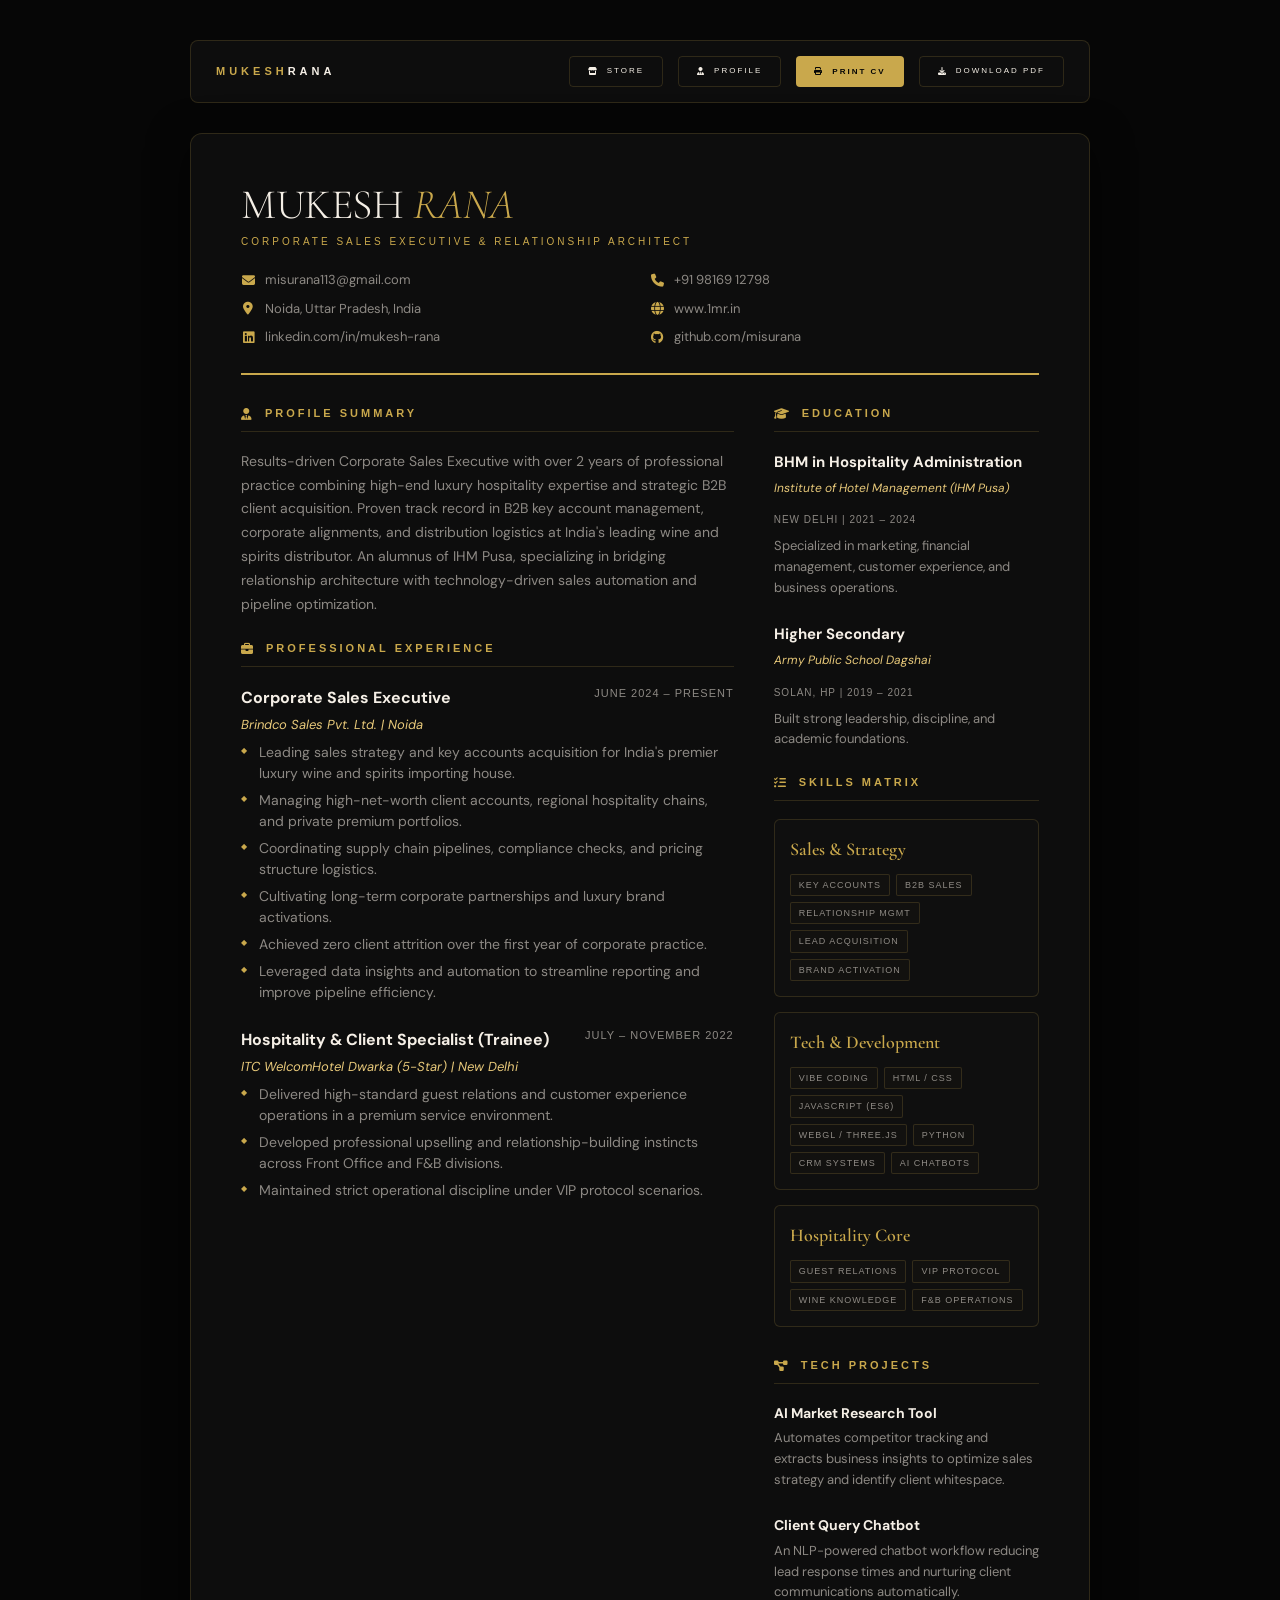
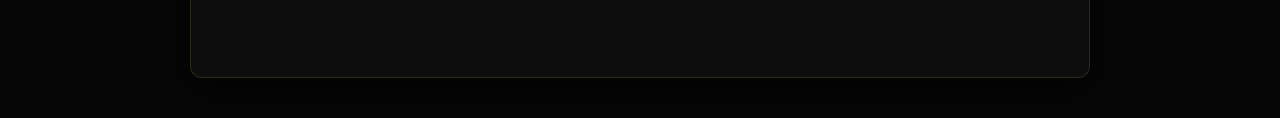
<file: resume.html>
﻿<!DOCTYPE html>
<html lang="en">
<head>
  <meta charset="UTF-8">
  <meta name="viewport" content="width=device-width, initial-scale=1.0">
  <title>Mukesh Rana — Resume / CV</title>
  
  <!-- Fonts -->
  <link href="https://fonts.googleapis.com/css2?family=Cormorant+Garamond:ital,wght@0,300;0,400;0,600;1,300;1,400&family=Syncopate:wght@400;700&family=DM+Sans:wght@300;400;500;700&display=swap" rel="stylesheet">
  
  <!-- FontAwesome -->
  <link rel="stylesheet" href="https://cdnjs.cloudflare.com/ajax/libs/font-awesome/6.4.0/css/all.min.css">
  
  <style>
    :root {
      --gold: #c9a84c;
      --gold-light: #e8c97a;
      --gold-dim: #7a6030;
      --cream: #f5efe6;
      --dark: #060606;
      --dark2: #0d0d0d;
      --dark3: #141414;
      --border: rgba(201, 168, 76, 0.18);
      --text-sec: rgba(245, 239, 230, 0.55);
    }
    
    * {
      margin: 0;
      padding: 0;
      box-sizing: border-box;
    }
    
    body {
      background: var(--dark);
      color: var(--cream);
      font-family: 'DM Sans', sans-serif;
      line-height: 1.6;
      padding: 40px 20px;
    }
    
    /* Navigation Bar */
    .nav-bar {
      max-width: 900px;
      margin: 0 auto 30px auto;
      display: flex;
      justify-content: space-between;
      align-items: center;
      padding: 15px 25px;
      background: var(--dark2);
      border: 1px solid var(--border);
      border-radius: 8px;
    }
    
    .nav-logo {
      font-family: 'Syncopate', sans-serif;
      font-size: 11px;
      font-weight: 700;
      letter-spacing: 4px;
      color: var(--gold);
      text-decoration: none;
    }
    
    .nav-logo span {
      color: var(--cream);
    }
    
    .nav-actions {
      display: flex;
      gap: 15px;
    }
    
    .btn-action {
      padding: 8px 18px;
      font-family: 'Syncopate', sans-serif;
      font-size: 8px;
      letter-spacing: 2px;
      text-transform: uppercase;
      text-decoration: none;
      cursor: pointer;
      display: inline-flex;
      align-items: center;
      gap: 8px;
      transition: all 0.3s;
      border-radius: 4px;
    }
    
    .btn-action-primary {
      background: var(--gold);
      color: var(--dark);
      border: none;
      font-weight: 700;
    }
    
    .btn-action-primary:hover {
      background: var(--gold-light);
      transform: translateY(-2px);
    }
    
    .btn-action-outline {
      background: transparent;
      color: var(--cream);
      border: 1px solid var(--border);
    }
    
    .btn-action-outline:hover {
      border-color: var(--gold);
      color: var(--gold);
      transform: translateY(-2px);
    }
    
    /* Resume Paper Container */
    .resume-paper {
      max-width: 900px;
      margin: 0 auto;
      background: var(--dark2);
      border: 1px solid var(--border);
      border-radius: 12px;
      padding: 50px;
      box-shadow: 0 10px 40px rgba(0, 0, 0, 0.6);
      position: relative;
    }
    
    /* Header Section */
    .resume-header {
      border-bottom: 2px solid var(--gold);
      padding-bottom: 25px;
      margin-bottom: 30px;
    }
    
    .header-main {
      display: flex;
      justify-content: space-between;
      align-items: flex-end;
    }
    
    .name-title h1 {
      font-family: 'Cormorant Garamond', serif;
      font-size: 42px;
      font-weight: 300;
      line-height: 1;
      color: var(--cream);
      letter-spacing: -0.5px;
    }
    
    .name-title h1 span {
      font-style: italic;
      color: var(--gold);
    }
    
    .name-title p {
      font-family: 'Syncopate', sans-serif;
      font-size: 10px;
      letter-spacing: 3px;
      text-transform: uppercase;
      color: var(--gold);
      margin-top: 8px;
    }
    
    .contact-grid {
      display: grid;
      grid-template-columns: repeat(2, 1fr);
      gap: 8px 20px;
      margin-top: 20px;
      font-size: 13px;
      color: var(--text-sec);
    }
    
    .contact-item {
      display: flex;
      align-items: center;
      gap: 10px;
    }
    
    .contact-item i {
      color: var(--gold);
      width: 14px;
      text-align: center;
    }
    
    .contact-item a {
      color: inherit;
      text-decoration: none;
      transition: color 0.3s;
    }
    
    .contact-item a:hover {
      color: var(--gold);
    }
    
    /* Content Layout */
    .resume-grid {
      display: grid;
      grid-template-columns: 1.3fr 0.7fr;
      gap: 40px;
    }
    
    .section-title {
      font-family: 'Syncopate', sans-serif;
      font-size: 11px;
      font-weight: 700;
      letter-spacing: 3px;
      text-transform: uppercase;
      color: var(--gold);
      border-bottom: 1px solid var(--border);
      padding-bottom: 8px;
      margin-bottom: 18px;
      display: flex;
      align-items: center;
      gap: 10px;
    }
    
    .section-title i {
      font-size: 12px;
    }
    
    .resume-block {
      margin-bottom: 24px;
    }
    
    .block-header {
      display: flex;
      justify-content: space-between;
      align-items: flex-start;
      margin-bottom: 6px;
    }
    
    .block-title {
      font-size: 16px;
      font-weight: 700;
      color: var(--cream);
    }
    
    .block-subtitle {
      font-size: 13px;
      color: var(--gold-light);
      font-style: italic;
    }
    
    .block-date {
      font-size: 11px;
      font-family: 'Syncopate', sans-serif;
      letter-spacing: 1px;
      color: var(--text-sec);
      text-transform: uppercase;
    }
    
    .block-content {
      font-size: 14px;
      color: var(--text-sec);
      list-style-type: none;
    }
    
    .block-content li {
      position: relative;
      padding-left: 18px;
      margin-bottom: 6px;
      line-height: 1.5;
    }
    
    .block-content li::before {
      content: "◆";
      position: absolute;
      left: 0;
      color: var(--gold);
      font-size: 8px;
      top: 2px;
    }
    
    .summary-text {
      font-size: 14px;
      color: var(--text-sec);
      line-height: 1.7;
      margin-bottom: 24px;
    }
    
    /* Skills Grid inside Resume Page */
    .skills-section-grid {
      display: grid;
      grid-template-columns: 1fr;
      gap: 15px;
    }
    
    .skill-category {
      background: rgba(255, 255, 255, 0.01);
      border: 1px solid var(--border);
      padding: 15px;
      border-radius: 6px;
    }
    
    .skill-category-title {
      font-family: 'Cormorant Garamond', serif;
      font-size: 18px;
      font-weight: 600;
      color: var(--gold);
      margin-bottom: 10px;
    }
    
    .skill-list {
      display: flex;
      flex-wrap: wrap;
      gap: 6px;
    }
    
    .skill-badge {
      font-size: 9px;
      letter-spacing: 1px;
      padding: 3px 8px;
      border: 1px solid rgba(201,168,76,0.18);
      color: rgba(245,239,230,0.55);
      text-transform: uppercase;
      font-family: 'Syncopate', sans-serif;
      background: rgba(201, 168, 76, 0.02);
      border-radius: 2px;
    }
    
    /* Responsive styling for screen */
    @media (max-width: 768px) {
      body {
        padding: 20px 10px;
      }
      .nav-bar {
        flex-direction: column;
        gap: 15px;
        text-align: center;
      }
      .resume-paper {
        padding: 25px 20px;
      }
      .header-main {
        flex-direction: column;
        align-items: flex-start;
        gap: 15px;
      }
      .contact-grid {
        grid-template-columns: 1fr;
        gap: 10px;
      }
      .resume-grid {
        grid-template-columns: 1fr;
        gap: 30px;
      }
      .block-header {
        flex-direction: column;
        gap: 4px;
      }
    }
    
    /* ── PRINT-SPECIFIC CSS STYLES ── */
    @media print {
      body {
        background: #ffffff !important;
        color: #111111 !important;
        padding: 0 !important;
        margin: 0 !important;
        -webkit-print-color-adjust: exact;
        print-color-adjust: exact;
      }
      
      .nav-bar {
        display: none !important; /* Hide navigation bar on print */
      }
      
      .resume-paper {
        max-width: 100% !important;
        width: 100% !important;
        background: #ffffff !important;
        border: none !important;
        border-radius: 0 !important;
        box-shadow: none !important;
        padding: 0 !important;
        margin: 0 !important;
      }
      
      .resume-header {
        border-bottom: 2px solid #666666 !important;
        padding-bottom: 15px !important;
        margin-bottom: 20px !important;
      }
      
      .name-title h1 {
        color: #111111 !important;
        font-size: 28pt !important;
      }
      
      .name-title h1 span {
        color: #333333 !important;
      }
      
      .name-title p {
        color: #444444 !important;
        font-size: 9pt !important;
      }
      
      .contact-grid {
        margin-top: 15px !important;
        color: #333333 !important;
        font-size: 10pt !important;
      }
      
      .contact-item i {
        color: #444444 !important;
      }
      
      .section-title {
        color: #111111 !important;
        font-size: 10pt !important;
        border-bottom: 1px solid #999999 !important;
        padding-bottom: 4px !important;
        margin-bottom: 12px !important;
        margin-top: 15px !important;
      }
      
      .section-title i {
        display: none !important; /* Hide icons in headings for a cleaner print look */
      }
      
      .block-title {
        color: #111111 !important;
        font-size: 12pt !important;
      }
      
      .block-subtitle {
        color: #333333 !important;
        font-size: 10pt !important;
      }
      
      .block-date {
        color: #444444 !important;
        font-size: 8pt !important;
      }
      
      .block-content {
        color: #222222 !important;
        font-size: 9.5pt !important;
      }
      
      .block-content li::before {
        color: #444444 !important;
      }
      
      .summary-text {
        color: #222222 !important;
        font-size: 9.5pt !important;
        margin-bottom: 15px !important;
        line-height: 1.5 !important;
      }
      
      .skill-category {
        background: none !important;
        border: 1px solid #cccccc !important;
        padding: 10px !important;
        border-radius: 4px !important;
      }
      
      .skill-category-title {
        color: #111111 !important;
        font-size: 11pt !important;
      }
      
      .skill-badge {
        border: 1px solid #bbbbbb !important;
        background: none !important;
        color: #333333 !important;
        font-size: 7.5pt !important;
        padding: 2px 6px !important;
      }
    }
  </style>
  <link rel="stylesheet" href="mobile.css">
</head>
<body>

  <!-- Menu Navigation for Screen -->
  <div class="nav-bar">
    <a href="index.html" class="nav-logo">MUKESH<span>RANA</span></a>
    <div class="nav-actions">
      <a href="index.html" class="btn-action btn-action-outline"><i class="fa-solid fa-store"></i> Store</a>
      <a href="profile.html" class="btn-action btn-action-outline"><i class="fa-solid fa-user-tie"></i> Profile</a>
      <button onclick="window.print()" class="btn-action btn-action-primary"><i class="fa-solid fa-print"></i> Print CV</button>
      <a href="assets/MUKESH_RANA_RESUME.pdf" download="Mukesh_Rana_Resume.pdf" class="btn-action btn-action-outline"><i class="fa-solid fa-download"></i> Download PDF</a>
    </div>
  </div>

  <!-- Resume Main Document -->
  <div class="resume-paper">
    
    <!-- Resume Header -->
    <div class="resume-header">
      <div class="header-main">
        <div class="name-title">
          <h1>MUKESH <span>RANA</span></h1>
          <p>Corporate Sales Executive & Relationship Architect</p>
        </div>
      </div>
      
      <!-- Contact Information -->
      <div class="contact-grid">
        <div class="contact-item">
          <i class="fa-solid fa-envelope"></i>
          <a href="mailto:misurana113@gmail.com">misurana113@gmail.com</a>
        </div>
        <div class="contact-item">
          <i class="fa-solid fa-phone"></i>
          <a href="tel:+919816912798">+91 98169 12798</a>
        </div>
        <div class="contact-item">
          <i class="fa-solid fa-location-dot"></i>
          <span>Noida, Uttar Pradesh, India</span>
        </div>
        <div class="contact-item">
          <i class="fa-solid fa-globe"></i>
          <a href="https://www.1mr.in" target="_blank">www.1mr.in</a>
        </div>
        <div class="contact-item">
          <i class="fa-brands fa-linkedin"></i>
          <a href="https://linkedin.com/in/mukesh-rana-8852a219b" target="_blank">linkedin.com/in/mukesh-rana</a>
        </div>
        <div class="contact-item">
          <i class="fa-brands fa-github"></i>
          <a href="https://github.com/misurana" target="_blank">github.com/misurana</a>
        </div>
      </div>
    </div>
    
    <!-- Resume Grid Layout -->
    <div class="resume-grid">
      
      <!-- Left Column: Summary and Work Experience -->
      <div class="grid-left">
        
        <!-- Professional Summary -->
        <div class="section-title"><i class="fa-solid fa-user-tie"></i> Profile Summary</div>
        <p class="summary-text">
          Results-driven Corporate Sales Executive with over 2 years of professional practice combining high-end luxury hospitality expertise and strategic B2B client acquisition. Proven track record in B2B key account management, corporate alignments, and distribution logistics at India's leading wine and spirits distributor. An alumnus of IHM Pusa, specializing in bridging relationship architecture with technology-driven sales automation and pipeline optimization.
        </p>
        
        <!-- Experience -->
        <div class="section-title"><i class="fa-solid fa-briefcase"></i> Professional Experience</div>
        
        <!-- Experience 1 -->
        <div class="resume-block">
          <div class="block-header">
            <div>
              <h3 class="block-title">Corporate Sales Executive</h3>
              <span class="block-subtitle">Brindco Sales Pvt. Ltd. | Noida</span>
            </div>
            <span class="block-date">June 2024 – Present</span>
          </div>
          <ul class="block-content">
            <li>Leading sales strategy and key accounts acquisition for India's premier luxury wine and spirits importing house.</li>
            <li>Managing high-net-worth client accounts, regional hospitality chains, and private premium portfolios.</li>
            <li>Coordinating supply chain pipelines, compliance checks, and pricing structure logistics.</li>
            <li>Cultivating long-term corporate partnerships and luxury brand activations.</li>
            <li>Achieved zero client attrition over the first year of corporate practice.</li>
            <li>Leveraged data insights and automation to streamline reporting and improve pipeline efficiency.</li>
          </ul>
        </div>
        
        <!-- Experience 2 -->
        <div class="resume-block">
          <div class="block-header">
            <div>
              <h3 class="block-title">Hospitality & Client Specialist (Trainee)</h3>
              <span class="block-subtitle">ITC WelcomHotel Dwarka (5-Star) | New Delhi</span>
            </div>
            <span class="block-date">July – November 2022</span>
          </div>
          <ul class="block-content">
            <li>Delivered high-standard guest relations and customer experience operations in a premium service environment.</li>
            <li>Developed professional upselling and relationship-building instincts across Front Office and F&B divisions.</li>
            <li>Maintained strict operational discipline under VIP protocol scenarios.</li>
          </ul>
        </div>
        
      </div>
      
      <!-- Right Column: Education and Skills -->
      <div class="grid-right">
        
        <!-- Education -->
        <div class="section-title"><i class="fa-solid fa-graduation-cap"></i> Education</div>
        
        <!-- Education 1 -->
        <div class="resume-block">
          <div class="block-header">
            <div>
              <h3 class="block-title" style="font-size: 15px;">BHM in Hospitality Administration</h3>
              <span class="block-subtitle" style="font-size: 12px;">Institute of Hotel Management (IHM Pusa)</span>
            </div>
          </div>
          <span class="block-date" style="font-size: 10px;">New Delhi | 2021 – 2024</span>
          <p style="font-size: 13px; color: var(--text-sec); margin-top: 5px;">Specialized in marketing, financial management, customer experience, and business operations.</p>
        </div>
        
        <!-- Education 2 -->
        <div class="resume-block">
          <div class="block-header">
            <div>
              <h3 class="block-title" style="font-size: 15px;">Higher Secondary</h3>
              <span class="block-subtitle" style="font-size: 12px;">Army Public School Dagshai</span>
            </div>
          </div>
          <span class="block-date" style="font-size: 10px;">Solan, HP | 2019 – 2021</span>
          <p style="font-size: 13px; color: var(--text-sec); margin-top: 5px;">Built strong leadership, discipline, and academic foundations.</p>
        </div>
        
        <!-- Skills -->
        <div class="section-title"><i class="fa-solid fa-list-check"></i> Skills Matrix</div>
        <div class="skills-section-grid">
          
          <div class="skill-category">
            <div class="skill-category-title">Sales & Strategy</div>
            <div class="skill-list">
              <span class="skill-badge">Key Accounts</span>
              <span class="skill-badge">B2B Sales</span>
              <span class="skill-badge">Relationship Mgmt</span>
              <span class="skill-badge">Lead Acquisition</span>
              <span class="skill-badge">Brand Activation</span>
            </div>
          </div>
          
          <div class="skill-category">
            <div class="skill-category-title">Tech & Development</div>
            <div class="skill-list">
              <span class="skill-badge">Vibe Coding</span>
              <span class="skill-badge">HTML / CSS</span>
              <span class="skill-badge">JavaScript (ES6)</span>
              <span class="skill-badge">WebGL / Three.js</span>
              <span class="skill-badge">Python</span>
              <span class="skill-badge">CRM Systems</span>
              <span class="skill-badge">AI Chatbots</span>
            </div>
          </div>
          
          <div class="skill-category">
            <div class="skill-category-title">Hospitality Core</div>
            <div class="skill-list">
              <span class="skill-badge">Guest Relations</span>
              <span class="skill-badge">VIP Protocol</span>
              <span class="skill-badge">Wine Knowledge</span>
              <span class="skill-badge">F&B Operations</span>
            </div>
          </div>
          
        </div>
        
        <!-- Projects -->
        <div style="margin-top: 30px;" class="section-title"><i class="fa-solid fa-diagram-project"></i> Tech Projects</div>
        <div class="resume-block">
          <strong style="display:block; color: var(--cream); font-size:14px;">AI Market Research Tool</strong>
          <p style="font-size: 13px; color: var(--text-sec); margin-top: 4px;">Automates competitor tracking and extracts business insights to optimize sales strategy and identify client whitespace.</p>
        </div>
        <div class="resume-block">
          <strong style="display:block; color: var(--cream); font-size:14px;">Client Query Chatbot</strong>
          <p style="font-size: 13px; color: var(--text-sec); margin-top: 4px;">An NLP-powered chatbot workflow reducing lead response times and nurturing client communications automatically.</p>
        </div>
        
      </div>
      
    </div>
    
  </div>

</body>
</html>
</file>
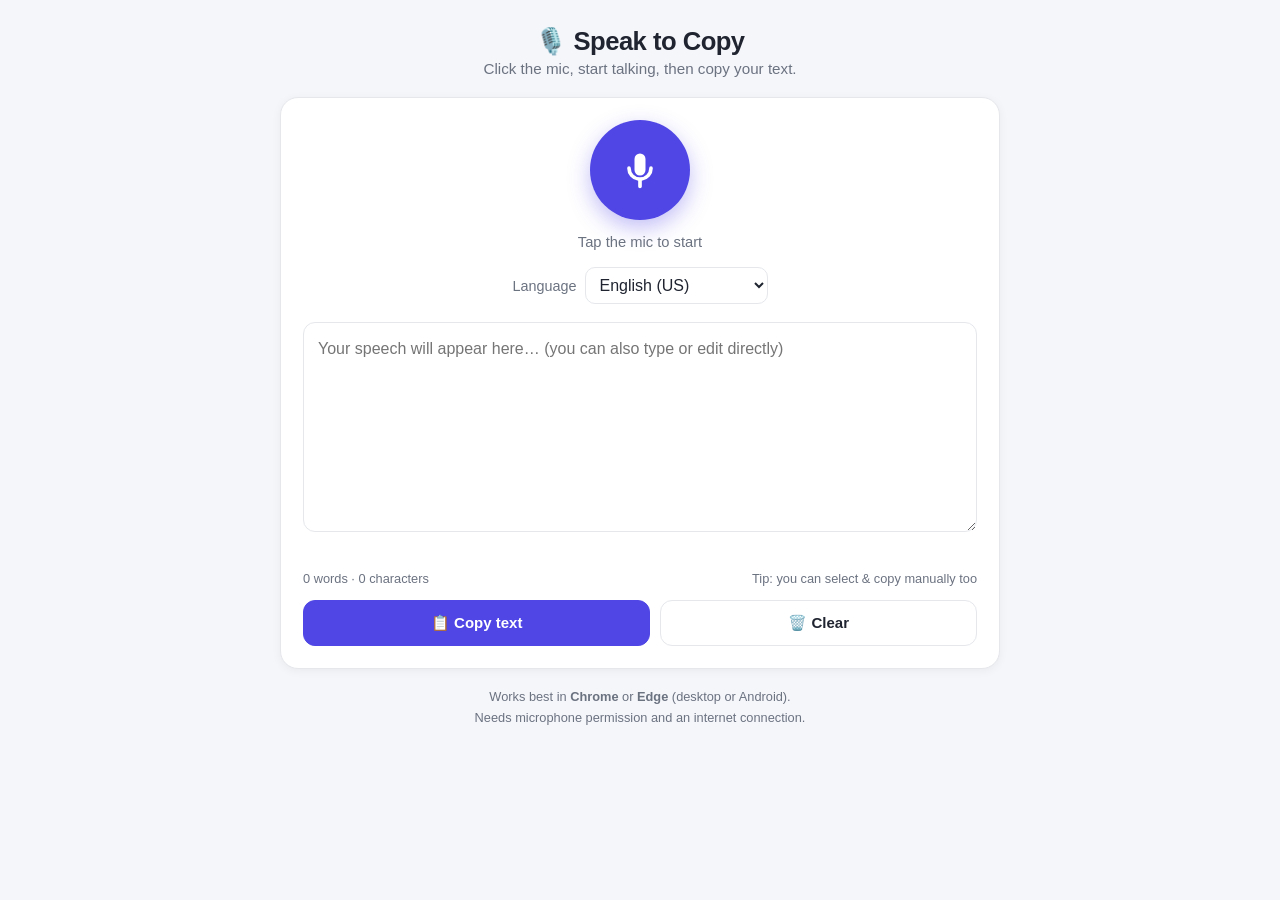
<file: speaktocopy.html>
<!DOCTYPE html>
<html lang="en">
<head>
<meta charset="UTF-8">
<meta name="viewport" content="width=device-width, initial-scale=1.0">
<meta name="description" content="Speak to Copy — a simple speech-to-text tool. Click the mic, talk, and copy your text.">
<title>Speak to Copy — Speech to Text</title>
<style>
  :root {
    color-scheme: light;
    --accent:#4f46e5; --accent-d:#4338ca; --danger:#dc2626;
    --bg:#f5f6fa; --card:#ffffff; --text:#1f2430; --muted:#6b7280; --border:#e5e7eb;
  }
  * { box-sizing: border-box; }
  html, body { margin:0; padding:0; }
  body {
    font-family: -apple-system, BlinkMacSystemFont, "Segoe UI", Roboto, Helvetica, Arial, sans-serif;
    background: var(--bg); color: var(--text); min-height:100vh;
    display:flex; flex-direction:column; align-items:center; padding: 26px 16px 44px;
  }
  .app { width:100%; max-width: 720px; }
  header { text-align:center; margin-bottom: 20px; }
  h1 { font-size: 1.6rem; margin:0 0 4px; letter-spacing:-.02em; }
  header p { color: var(--muted); margin:0; font-size: .95rem; }
  .card { background: var(--card); border:1px solid var(--border); border-radius:18px; padding: 22px; box-shadow: 0 2px 10px rgba(0,0,0,.05); }
  .controls { display:flex; flex-direction:column; align-items:center; gap:14px; margin-bottom:18px; }
  .mic-btn {
    width:100px; height:100px; border-radius:50%; border:none; background: var(--accent); color:#fff;
    cursor:pointer; display:flex; align-items:center; justify-content:center;
    transition: transform .15s, background .2s; box-shadow: 0 8px 22px rgba(79,70,229,.35);
  }
  .mic-btn:hover { background: var(--accent-d); }
  .mic-btn:active { transform: scale(.95); }
  .mic-btn svg { width:44px; height:44px; }
  .mic-btn.listening { background: var(--danger); animation: pulse 1.4s infinite; }
  @keyframes pulse {
    0%   { box-shadow:0 0 0 0 rgba(220,38,38,.5); }
    70%  { box-shadow:0 0 0 24px rgba(220,38,38,0); }
    100% { box-shadow:0 0 0 0 rgba(220,38,38,0); }
  }
  .status { font-size:.92rem; color:var(--muted); min-height:1.3em; text-align:center; }
  .status.live { color: var(--danger); font-weight:600; }
  .lang-row { display:flex; align-items:center; gap:8px; justify-content:center; flex-wrap:wrap; }
  .lang-row label { font-size:.9rem; color:var(--muted); }
  select { font-size:16px; padding:8px 10px; border-radius:10px; border:1px solid var(--border); background:#fff; color:var(--text); }
  textarea {
    width:100%; min-height:210px; resize:vertical; font-size:16px; line-height:1.55; padding:14px;
    border-radius:12px; border:1px solid var(--border); background:#fff; color:var(--text); font-family:inherit;
  }
  textarea:focus { outline:2px solid var(--accent); border-color:var(--accent); }
  .interim { min-height:1.4em; margin-top:8px; color:var(--muted); font-style:italic; font-size:.95rem; }
  .meta { display:flex; justify-content:space-between; align-items:center; margin-top:6px; font-size:.8rem; color:var(--muted); gap:10px; }
  .actions { display:flex; gap:10px; margin-top:14px; flex-wrap:wrap; }
  .btn {
    flex:1 1 auto; min-width:130px; font-size:15px; font-weight:600; padding:13px 16px; border-radius:12px;
    border:1px solid var(--border); background:#fff; color:var(--text); cursor:pointer; transition: background .15s, transform .1s;
  }
  .btn:hover { background:#f3f4f6; }
  .btn:active { transform: scale(.98); }
  .btn.primary { background:var(--accent); color:#fff; border-color:var(--accent); }
  .btn.primary:hover { background:var(--accent-d); }
  .toast {
    position:fixed; bottom:26px; left:50%; transform:translateX(-50%) translateY(20px);
    background:#111827; color:#fff; padding:11px 20px; border-radius:999px; font-size:.9rem;
    opacity:0; pointer-events:none; transition: opacity .25s, transform .25s;
  }
  .toast.show { opacity:1; transform:translateX(-50%) translateY(0); }
  .notice {
    background:#fef3c7; border:1px solid #fde68a; color:#92400e; padding:14px 16px;
    border-radius:12px; font-size:.92rem; margin-bottom:16px; display:none; line-height:1.5;
  }
  footer { text-align:center; color:var(--muted); font-size:.8rem; margin-top:18px; line-height:1.6; }
</style>
</head>
<body>
  <div class="app">
    <header>
      <h1>🎙️ Speak to Copy</h1>
      <p>Click the mic, start talking, then copy your text.</p>
    </header>

    <div id="notice" class="notice"></div>

    <div class="card">
      <div class="controls">
        <button id="micBtn" class="mic-btn" aria-label="Start listening">
          <svg viewBox="0 0 24 24" fill="currentColor" aria-hidden="true">
            <path d="M12 15a3 3 0 0 0 3-3V6a3 3 0 0 0-6 0v6a3 3 0 0 0 3 3z"/>
            <path d="M19 11a1 1 0 1 0-2 0 5 5 0 0 1-10 0 1 1 0 1 0-2 0 7 7 0 0 0 6 6.92V21a1 1 0 1 0 2 0v-3.08A7 7 0 0 0 19 11z"/>
          </svg>
        </button>
        <div id="status" class="status">Tap the mic to start</div>
        <div class="lang-row">
          <label for="lang">Language</label>
          <select id="lang">
            <option value="en-US" selected>English (US)</option>
            <option value="en-GB">English (UK)</option>
            <option value="en-IN">English (India)</option>
            <option value="es-ES">Spanish (Spain)</option>
            <option value="es-MX">Spanish (Mexico)</option>
            <option value="fr-FR">French</option>
            <option value="de-DE">German</option>
            <option value="it-IT">Italian</option>
            <option value="pt-BR">Portuguese (Brazil)</option>
            <option value="nl-NL">Dutch</option>
            <option value="ru-RU">Russian</option>
            <option value="tr-TR">Turkish</option>
            <option value="ar-SA">Arabic</option>
            <option value="hi-IN">Hindi</option>
            <option value="ur-PK">Urdu</option>
            <option value="zh-CN">Chinese (Mandarin)</option>
            <option value="ja-JP">Japanese</option>
            <option value="ko-KR">Korean</option>
          </select>
        </div>
      </div>

      <div class="box-wrap">
        <textarea id="output" placeholder="Your speech will appear here… (you can also type or edit directly)" aria-label="Transcribed text"></textarea>
        <div id="interim" class="interim"></div>
        <div class="meta">
          <span id="count">0 words · 0 characters</span>
          <span>Tip: you can select &amp; copy manually too</span>
        </div>
      </div>

      <div class="actions">
        <button id="copyBtn" class="btn primary">📋 Copy text</button>
        <button id="clearBtn" class="btn">🗑️ Clear</button>
      </div>
    </div>

    <footer>
      Works best in <strong>Chrome</strong> or <strong>Edge</strong> (desktop or Android).<br>
      Needs microphone permission and an internet connection.
    </footer>
  </div>

  <div id="toast" class="toast"></div>

<script>
(function () {
  var SR = window.SpeechRecognition || window.webkitSpeechRecognition;
  var micBtn = document.getElementById('micBtn');
  var statusEl = document.getElementById('status');
  var output = document.getElementById('output');
  var interimEl = document.getElementById('interim');
  var copyBtn = document.getElementById('copyBtn');
  var clearBtn = document.getElementById('clearBtn');
  var langSel = document.getElementById('lang');
  var countEl = document.getElementById('count');
  var toast = document.getElementById('toast');
  var notice = document.getElementById('notice');

  var recognition = null;
  var listening = false;
  var manualStop = false;
  var lastErrorMsg = '';
  var toastTimer = null;

  function showToast(msg) {
    toast.textContent = msg;
    toast.classList.add('show');
    clearTimeout(toastTimer);
    toastTimer = setTimeout(function () { toast.classList.remove('show'); }, 1600);
  }

  function updateCount() {
    var text = output.value.trim();
    var words = text ? text.split(/\s+/).length : 0;
    var chars = output.value.length;
    countEl.textContent =
      words + ' word' + (words === 1 ? '' : 's') + ' · ' +
      chars + ' character' + (chars === 1 ? '' : 's');
  }

  if (!SR) {
    notice.style.display = 'block';
    notice.innerHTML = "⚠️ Your browser doesn't support speech recognition. " +
      "Please open this in <strong>Google Chrome</strong> or <strong>Microsoft Edge</strong> " +
      "(on desktop or Android). Firefox isn't supported, and Safari support is limited.";
    micBtn.disabled = true;
    micBtn.style.opacity = '.5';
    micBtn.style.cursor = 'not-allowed';
    statusEl.textContent = 'Speech recognition not available in this browser';
  } else {
    if (location.protocol === 'file:') {
      notice.style.display = 'block';
      notice.innerHTML = "ℹ️ You've opened this as a <strong>local file</strong>. " +
        "Chrome and Edge block the speech service on local files, so it may stop immediately. " +
        "To make it work, open it over a real web address (http/https) instead — " +
        "hosting it free takes about a minute. Ask me and I'll walk you through it.";
    }
    recognition = new SR();
    recognition.continuous = true;
    recognition.interimResults = true;
    recognition.lang = langSel.value;

    recognition.onstart = function () {
      listening = true;
      micBtn.classList.add('listening');
      micBtn.setAttribute('aria-label', 'Stop listening');
      statusEl.textContent = '● Listening… speak now';
      statusEl.classList.add('live');
    };

    recognition.onresult = function (event) {
      var interim = '';
      var finalChunk = '';
      for (var i = event.resultIndex; i < event.results.length; i++) {
        var t = event.results[i][0].transcript;
        if (event.results[i].isFinal) { finalChunk += t; }
        else { interim += t; }
      }
      if (finalChunk) {
        var needsSpace = output.value.length > 0 && !/\s$/.test(output.value);
        output.value += (needsSpace ? ' ' : '') + finalChunk.trim();
        updateCount();
        output.scrollTop = output.scrollHeight;
      }
      interimEl.textContent = interim;
    };

    recognition.onerror = function (e) {
      if (e.error === 'not-allowed' || e.error === 'service-not-allowed') {
        lastErrorMsg = '🚫 Microphone access is blocked. Click the mic or lock icon in your ' +
          "browser's address bar, allow the microphone, then reload the page.";
        manualStop = true;
      } else if (e.error === 'network') {
        lastErrorMsg = "🌐 Can't reach the speech service. This almost always happens when the " +
          'page is opened as a local file — open it over http:// or https:// instead ' +
          '(and check your internet connection).';
        manualStop = true;
      } else if (e.error === 'audio-capture') {
        lastErrorMsg = '🎤 No microphone was found on this device.';
        manualStop = true;
      } else if (e.error === 'no-speech') {
        statusEl.textContent = "Didn't catch anything yet — keep talking.";
      } else if (e.error === 'aborted') {
        /* usually from a manual stop — ignore */
      } else {
        lastErrorMsg = 'Error: ' + e.error + '. Try reloading the page.';
        manualStop = true;
      }
    };

    recognition.onend = function () {
      // Continuous recognition can stop on its own; restart if the user still wants to listen.
      if (listening && !manualStop) {
        try { recognition.start(); return; } catch (err) {}
      }
      listening = false;
      micBtn.classList.remove('listening');
      micBtn.setAttribute('aria-label', 'Start listening');
      statusEl.classList.remove('live');
      interimEl.textContent = '';
      if (lastErrorMsg) {
        statusEl.textContent = lastErrorMsg;   // show the real reason, not a generic "Stopped"
        lastErrorMsg = '';
      } else {
        statusEl.textContent = 'Stopped. Tap the mic to continue.';
      }
    };

    micBtn.addEventListener('click', function () {
      if (listening) {
        manualStop = true;
        recognition.stop();
      } else {
        manualStop = false;
        lastErrorMsg = '';
        try { recognition.start(); }
        catch (err) { /* start() called too quickly after stop() */ }
      }
    });

    langSel.addEventListener('change', function () {
      recognition.lang = langSel.value;
      if (listening) {
        manualStop = true;
        recognition.stop();
        setTimeout(function () {
          manualStop = false;
          try { recognition.start(); } catch (err) {}
        }, 300);
      }
    });
  }

  copyBtn.addEventListener('click', function () {
    if (!output.value.trim()) { showToast('Nothing to copy yet'); return; }
    if (navigator.clipboard && navigator.clipboard.writeText) {
      navigator.clipboard.writeText(output.value)
        .then(function () { showToast('Copied to clipboard ✓'); })
        .catch(function () { fallbackCopy(); });
    } else {
      fallbackCopy();
    }
  });

  function fallbackCopy() {
    output.select();
    try { document.execCommand('copy'); showToast('Copied ✓'); }
    catch (err) { showToast('Press Ctrl/Cmd + C to copy'); }
    window.getSelection().removeAllRanges();
  }

  clearBtn.addEventListener('click', function () {
    output.value = '';
    interimEl.textContent = '';
    updateCount();
    output.focus();
    showToast('Cleared');
  });

  output.addEventListener('input', updateCount);
  updateCount();
})();
</script>
</body>
</html>
</file>
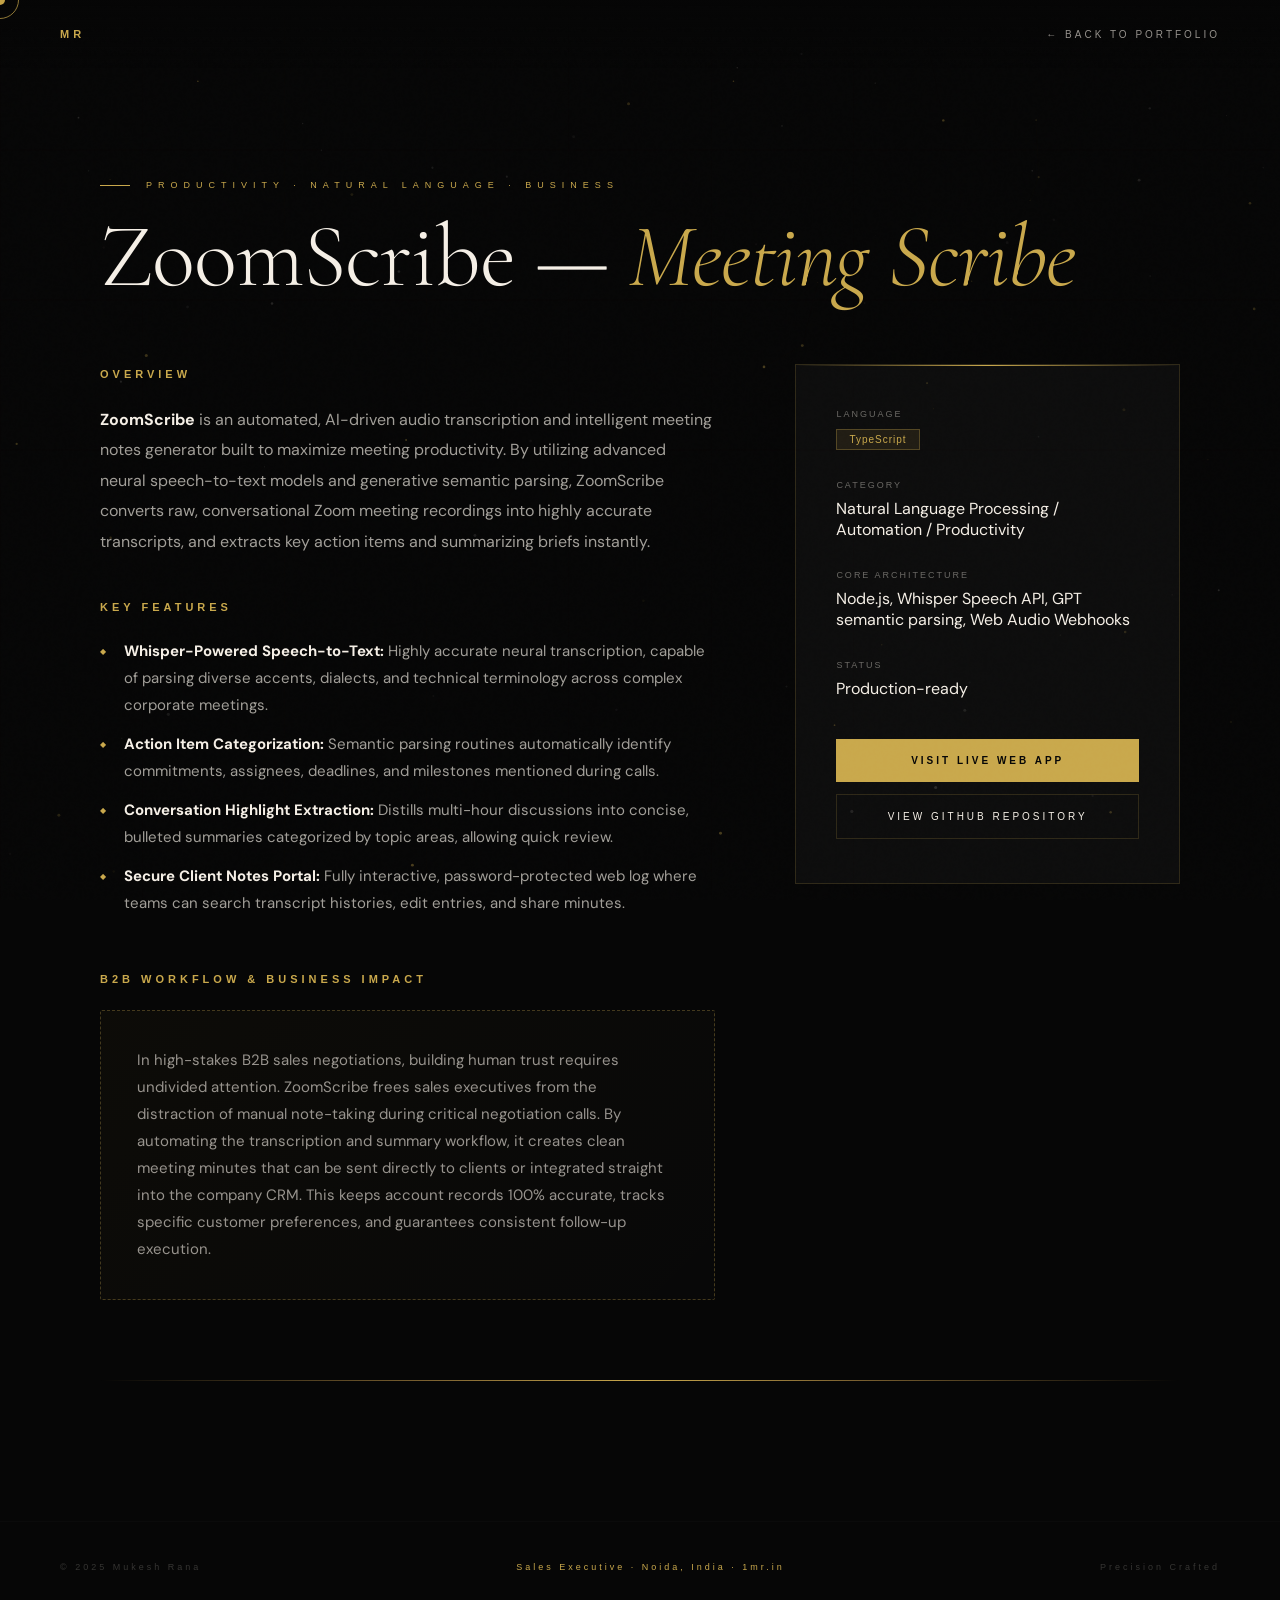
<file: zoomscribe.html>
﻿<!DOCTYPE html>
<html lang="en">
<head>
<meta charset="UTF-8">
<meta name="viewport" content="width=device-width, initial-scale=1.0">
<title>ZoomScribe | Zoom Transcription & Meeting Notes | Mukesh Rana</title>
<meta name="description" content="ZoomScribe — An automated speech-to-text transcription and meeting summaries manager designed by Mukesh Rana to supercharge sales productivity.">
<link rel="canonical" href="https://www.1mr.in/zoomscribe.html">
<link rel="preconnect" href="https://fonts.googleapis.com">
<link href="https://fonts.googleapis.com/css2?family=Cormorant+Garamond:ital,wght@0,300;0,400;0,600;1,300;1,400&family=Syncopate:wght@400;700&family=DM+Sans:wght@300;400;500&display=swap" rel="stylesheet">
<style>
  :root {
    --gold: #c9a84c;
    --gold-light: #e8c97a;
    --gold-dim: #7a6030;
    --cream: #f5efe6;
    --dark: #060606;
    --dark2: #0d0d0d;
    --dark3: #141414;
    --glass: rgba(255,255,255,0.03);
    --border: rgba(201,168,76,0.18);
  }
  *, *::before, *::after { margin: 0; padding: 0; box-sizing: border-box; }
  html { scroll-behavior: smooth; }
  body {
    background: var(--dark);
    color: var(--cream);
    font-family: 'DM Sans', sans-serif;
    overflow-x: hidden;
    cursor: none;
  }
  /* cursor */
  .cursor { position: fixed; width: 10px; height: 10px; background: var(--gold); border-radius: 50%; pointer-events: none; z-index: 9999; transform: translate(-50%,-50%); mix-blend-mode: difference; transition: width .3s, height .3s; }
  .cursor-ring { position: fixed; width: 38px; height: 38px; border: 1px solid rgba(201,168,76,0.7); border-radius: 50%; pointer-events: none; z-index: 9998; transform: translate(-50%,-50%); transition: width .3s, height .3s; }
  #bg-canvas { position: fixed; inset: 0; z-index: 0; pointer-events: none; }
  
  /* grain */
  body::before { content: ''; position: fixed; inset: 0; z-index: 3; pointer-events: none; background-image: url("data:image/svg+xml,%3Csvg viewBox='0 0 200 200' xmlns='http://www.w3.org/2000/svg'%3E%3Cfilter id='n'%3E%3CfeTurbulence type='fractalNoise' baseFrequency='0.9' numOctaves='4' stitchTiles='stitch'/%3E%3C/filter%3E%3Crect width='100%25' height='100%25' filter='url(%23n)' opacity='0.05'/%3E%3C/svg%3E"); opacity: .25; mix-blend-mode: overlay; }

  /* NAVIGATION */
  nav {
    position: fixed; top: 0; left: 0; right: 0; z-index: 100;
    display: flex; justify-content: space-between; align-items: center;
    padding: 28px 60px;
    background: linear-gradient(to bottom, rgba(6,6,6,0.95) 0%, transparent 100%);
  }
  .nav-logo { font-family: 'Syncopate', sans-serif; font-size: 11px; font-weight: 700; letter-spacing: 4px; color: var(--gold); text-decoration: none; }
  .back-btn { font-size: 10px; letter-spacing: 3px; text-transform: uppercase; color: rgba(245,239,230,0.6); text-decoration: none; transition: color .3s; font-family: 'Syncopate', sans-serif; display: flex; align-items: center; gap: 8px; }
  .back-btn:hover { color: var(--gold); }

  /* CONTENT CONTAINER */
  main {
    position: relative; z-index: 2;
    padding: 180px 60px 100px;
    max-width: 1200px;
    margin: 0 auto;
  }
  .project-header { margin-bottom: 60px; }
  .project-tag { font-family: 'Syncopate', sans-serif; font-size: 9px; letter-spacing: 6px; color: var(--gold); text-transform: uppercase; margin-bottom: 20px; display: flex; align-items: center; gap: 16px; }
  .project-tag::before { content: ''; width: 30px; height: 1px; background: var(--gold); }
  .project-title { font-family: 'Cormorant Garamond', serif; font-size: clamp(48px, 7vw, 90px); font-weight: 300; line-height: 1.05; letter-spacing: -1px; }
  .project-title em { font-style: italic; color: var(--gold); }

  /* grid layout */
  .project-grid {
    display: grid;
    grid-template-columns: 1.6fr 1fr;
    gap: 80px;
    align-items: start;
  }
  .project-desc-col { display: flex; flex-direction: column; gap: 40px; }
  .desc-section { font-size: 16px; line-height: 1.9; color: rgba(245,239,230,0.65); }
  .desc-section strong { color: var(--cream); }
  .section-subtitle { font-family: 'Syncopate', sans-serif; font-size: 11px; letter-spacing: 4px; color: var(--gold); text-transform: uppercase; margin-bottom: 20px; display: flex; align-items: center; gap: 10px; }
  
  /* list of features */
  .feature-list { list-style: none; }
  .feature-list li { font-size: 15px; line-height: 1.8; color: rgba(245,239,230,0.65); padding-left: 24px; position: relative; margin-bottom: 12px; }
  .feature-list li::before { content: '◆'; position: absolute; left: 0; color: var(--gold); font-size: 8px; top: 6px; }

  /* tech application card */
  .business-card {
    background: linear-gradient(135deg, rgba(201,168,76,0.04) 0%, rgba(255,255,255,0.01) 100%);
    border: 1px dashed rgba(201,168,76,0.3);
    padding: 36px;
    border-radius: 2px;
  }
  .business-card p { font-size: 15px; line-height: 1.8; color: rgba(245,239,230,0.6); }

  /* specs column */
  .project-specs-col {
    position: sticky;
    top: 140px;
  }
  .specs-card {
    background: var(--glass);
    border: 1px solid var(--border);
    padding: 44px 40px;
    position: relative;
    overflow: hidden;
  }
  .specs-card::before { content: ''; position: absolute; top: 0; left: 0; right: 0; height: 1px; background: linear-gradient(90deg, transparent, var(--gold), transparent); }
  .spec-item { margin-bottom: 30px; }
  .spec-label { font-family: 'Syncopate', sans-serif; font-size: 9px; letter-spacing: 2px; color: rgba(245,239,230,0.4); text-transform: uppercase; margin-bottom: 8px; }
  .spec-value { font-size: 16px; color: var(--cream); font-weight: 400; }
  .spec-badge { display: inline-block; padding: 4px 12px; background: rgba(201,168,76,0.1); border: 1px solid rgba(201,168,76,0.3); color: var(--gold); font-family: 'Syncopate', sans-serif; font-size: 10px; letter-spacing: 1px; }

  /* buttons */
  .btn-primary { width: 100%; text-align: center; padding: 16px 36px; background: var(--gold); color: var(--dark); font-size: 10px; letter-spacing: 3px; text-transform: uppercase; font-family: 'Syncopate', sans-serif; font-weight: 700; border: none; cursor: none; transition: transform .3s, box-shadow .3s; text-decoration: none; display: inline-block; margin-top: 10px; }
  .btn-primary:hover { transform: translateY(-3px); box-shadow: 0 15px 30px rgba(201,168,76,0.25); }
  .btn-outline { width: 100%; text-align: center; padding: 16px 36px; background: transparent; color: var(--cream); font-size: 10px; letter-spacing: 3px; text-transform: uppercase; font-family: 'Syncopate', sans-serif; border: 1px solid var(--border); cursor: none; transition: border-color .3s, color .3s; text-decoration: none; display: inline-block; margin-top: 12px; }
  .btn-outline:hover { border-color: var(--gold); color: var(--gold); }

  .gold-divider { width: 100%; height: 1px; position: relative; margin: 80px 0 40px; }
  .gold-divider::before { content: ''; display: block; height: 1px; background: linear-gradient(90deg, transparent 0%, var(--gold-dim) 30%, var(--gold) 50%, var(--gold-dim) 70%, transparent 100%); }

  footer { padding: 40px 60px; display: flex; justify-content: space-between; align-items: center; font-family: 'Syncopate', sans-serif; font-size: 9px; letter-spacing: 3px; color: rgba(245,239,230,0.2); position: relative; z-index: 2; border-top: 1px solid rgba(255,255,255,0.02); }
  .footer-gold { color: var(--gold); }

  /* animations */
  @keyframes fadeUp { from { opacity: 0; transform: translateY(30px); } to { opacity: 1; transform: translateY(0); } }
  .reveal { opacity: 0; transform: translateY(30px); animation: fadeUp 0.8s cubic-bezier(.23,1,.32,1) forwards; }
  .reveal-delay-1 { animation-delay: 0.15s; }
  .reveal-delay-2 { animation-delay: 0.3s; }

  @media (max-width: 900px) {
    nav { padding: 20px 24px; }
    main { padding: 120px 24px 80px; }
    .project-grid { grid-template-columns: 1fr; gap: 50px; }
    .project-specs-col { position: static; }
    footer { padding: 24px; flex-direction: column; gap: 12px; text-align: center; }
  }
</style>
  <link rel="stylesheet" href="mobile.css">
</head>
<body>

<div class="cursor" id="cursor"></div>
<div class="cursor-ring" id="cursorRing"></div>
<canvas id="bg-canvas"></canvas>

<nav>
  <a href="index.html" class="nav-logo">MR</a>
  <a href="profile.html#projects" class="back-btn">← Back to Portfolio</a>
</nav>

<main>
  <div class="project-header reveal">
    <div class="project-tag">PRODUCTIVITY · NATURAL LANGUAGE · BUSINESS</div>
    <h1 class="project-title">ZoomScribe — <em>Meeting Scribe</em></h1>
  </div>

  <div class="project-grid">
    <!-- Main description column -->
    <div class="project-desc-col reveal reveal-delay-1">
      <div class="desc-section">
        <h2 class="section-subtitle">Overview</h2>
        <p><strong>ZoomScribe</strong> is an automated, AI-driven audio transcription and intelligent meeting notes generator built to maximize meeting productivity. By utilizing advanced neural speech-to-text models and generative semantic parsing, ZoomScribe converts raw, conversational Zoom meeting recordings into highly accurate transcripts, and extracts key action items and summarizing briefs instantly.</p>
      </div>

      <div class="desc-section">
        <h2 class="section-subtitle">Key Features</h2>
        <ul class="feature-list">
          <li><strong>Whisper-Powered Speech-to-Text:</strong> Highly accurate neural transcription, capable of parsing diverse accents, dialects, and technical terminology across complex corporate meetings.</li>
          <li><strong>Action Item Categorization:</strong> Semantic parsing routines automatically identify commitments, assignees, deadlines, and milestones mentioned during calls.</li>
          <li><strong>Conversation Highlight Extraction:</strong> Distills multi-hour discussions into concise, bulleted summaries categorized by topic areas, allowing quick review.</li>
          <li><strong>Secure Client Notes Portal:</strong> Fully interactive, password-protected web log where teams can search transcript histories, edit entries, and share minutes.</li>
        </ul>
      </div>

      <div class="desc-section">
        <h2 class="section-subtitle">B2B Workflow & Business Impact</h2>
        <div class="business-card">
          <p>In high-stakes B2B sales negotiations, building human trust requires undivided attention. ZoomScribe frees sales executives from the distraction of manual note-taking during critical negotiation calls. By automating the transcription and summary workflow, it creates clean meeting minutes that can be sent directly to clients or integrated straight into the company CRM. This keeps account records 100% accurate, tracks specific customer preferences, and guarantees consistent follow-up execution.</p>
        </div>
      </div>
    </div>

    <!-- Specs column -->
    <div class="project-specs-col reveal reveal-delay-2">
      <div class="specs-card">
        <div class="spec-item">
          <div class="spec-label">Language</div>
          <div class="spec-value"><span class="spec-badge">TypeScript</span></div>
        </div>
        <div class="spec-item">
          <div class="spec-label">Category</div>
          <div class="spec-value">Natural Language Processing / Automation / Productivity</div>
        </div>
        <div class="spec-item">
          <div class="spec-label">Core Architecture</div>
          <div class="spec-value">Node.js, Whisper Speech API, GPT semantic parsing, Web Audio Webhooks</div>
        </div>
        <div class="spec-item">
          <div class="spec-label">Status</div>
          <div class="spec-value">Production-ready</div>
        </div>

        <a href="https://zoomscribe-bot.vercel.app" target="_blank" class="btn-primary">Visit Live Web App</a>
        <a href="https://github.com/misurana/ZoomScribe" target="_blank" class="btn-outline">View GitHub Repository</a>
      </div>
    </div>
  </div>

  <div class="gold-divider"></div>
</main>

<footer>
  <span>© 2025 Mukesh Rana</span>
  <span class="footer-gold">Sales Executive · Noida, India · <a href="https://www.1mr.in" style="color: var(--gold); text-decoration: none;">1mr.in</a></span>
  <span>Precision Crafted</span>
</footer>

<script>
// ── CURSOR ──
const cur = document.getElementById('cursor');
const ring = document.getElementById('cursorRing');
let mx=0,my=0,rx=0,ry=0;
document.addEventListener('mousemove',e=>{mx=e.clientX;my=e.clientY;});
(function animC(){
  cur.style.left=mx+'px';cur.style.top=my+'px';
  rx+=(mx-rx)*.1;ry+=(my-ry)*.1;
  ring.style.left=rx+'px';ring.style.top=ry+'px';
  requestAnimationFrame(animC);
})();

// ── CANVAS PARTICLES ──
const canvas=document.getElementById('bg-canvas');
const ctx=canvas.getContext('2d');
let W,H;
function resizeC(){W=canvas.width=window.innerWidth;H=canvas.height=window.innerHeight;}
resizeC(); window.addEventListener('resize',resizeC);

class P{
  constructor(){this.reset();}
  reset(){
    this.x=Math.random()*W; this.y=Math.random()*H;
    this.vx=(Math.random()-.5)*.25; this.vy=(Math.random()-.5)*.25;
    this.r=Math.random()*1.2+.4;
    this.a=Math.random()*.3+.05;
    this.g=Math.random()>.65;
  }
  update(){this.x+=this.vx;this.y+=this.vy;if(this.x<0||this.x>W||this.y<0||this.y>H)this.reset();}
  draw(){
    ctx.beginPath();ctx.arc(this.x,this.y,this.r,0,Math.PI*2);
    ctx.fillStyle=this.g?`rgba(201,168,76,${this.a})`:`rgba(245,239,230,${this.a*.4})`;
    ctx.fill();
  }
}
const pts=[];for(let i=0;i<90;i++)pts.push(new P());

let t=0;
(function draw(){
  ctx.clearRect(0,0,W,H);
  t+=.004;
  // subtle animated grid lines
  for(let i=0;i<10;i++){
    const x=(i/9)*W;
    ctx.strokeStyle=`rgba(201,168,76,${.015+.008*Math.sin(t+i*.5)})`;
    ctx.lineWidth=.5;
    ctx.beginPath();ctx.moveTo(x,0);ctx.lineTo(x,H);ctx.stroke();
  }
  for(let i=0;i<7;i++){
    const y=(i/6)*H;
    ctx.strokeStyle=`rgba(201,168,76,${.012+.006*Math.sin(t+i*.7)})`;
    ctx.lineWidth=.5;
    ctx.beginPath();ctx.moveTo(0,y);ctx.lineTo(W,y);ctx.stroke();
  }
  pts.forEach(p=>{p.update();p.draw();});
  // gold connection lines
  const gp=pts.filter(p=>p.g);
  for(let i=0;i<gp.length;i++)for(let j=i+1;j<gp.length;j++){
    const dx=gp[i].x-gp[j].x,dy=gp[i].y-gp[j].y,d=Math.sqrt(dx*dx+dy*dy);
    if(d<140){ctx.beginPath();ctx.strokeStyle=`rgba(201,168,76,${.05*(1-d/140)})`;ctx.lineWidth=.4;ctx.moveTo(gp[i].x,gp[i].y);ctx.lineTo(gp[j].x,gp[j].y);ctx.stroke();}
  }
  requestAnimationFrame(draw);
})();
</script>
</body>
</html>
</file>
<file: mobile.css>
/*
  mobile.css — Full Mobile & Tablet Responsiveness for 1mr.in
  Covers: index.html (store), checkout.html, profile.html, auth.html, legal pages
  Breakpoints: 768px (tablet), 480px (mobile), 380px (small mobile)
*/

/* ══════════════════════════════════════════════
   1. GLOBAL — touches all pages
══════════════════════════════════════════════ */

/* Hide custom cursor on touch devices */
@media (pointer: coarse) {
  .custom-cursor,
  .custom-cursor-follower { display: none !important; }
  body { cursor: auto !important; }
}

/* Prevent horizontal overflow on every page */
html, body { max-width: 100%; overflow-x: hidden; }

/* ══════════════════════════════════════════════
   2. NAVIGATION (index.html header / nav)
══════════════════════════════════════════════ */

@media (max-width: 768px) {
  /* Tighter nav padding */
  .nav-container {
    padding: 0 20px !important;
  }

  /* Nav actions — keep auth + bag visible, hide text labels */
  .nav-actions {
    gap: 10px !important;
  }

  /* Shrink CTA button on mobile */
  .cta-button {
    padding: 10px 16px !important;
    font-size: 9px !important;
    letter-spacing: 2px !important;
  }

  /* Show hamburger */
  .menu-toggle {
    display: flex !important;
    align-items: center;
    justify-content: center;
    width: 40px;
    height: 40px;
    font-size: 22px;
  }

  /* Hide the desktop nav links — mobile dropdown handles it */
  .nav-links {
    position: fixed !important;
    top: var(--header-height, 80px) !important;
    left: 0 !important;
    width: 100% !important;
    background: rgba(3,3,3,0.97) !important;
    backdrop-filter: blur(20px) !important;
    -webkit-backdrop-filter: blur(20px) !important;
    border-bottom: 1px solid var(--border-color) !important;
    padding: 24px 20px !important;
    flex-direction: column !important;
    gap: 4px !important;
    display: none !important;
    z-index: 200 !important;
  }

  .nav-links.active { display: flex !important; }

  .nav-links li a {
    font-size: 14px !important;
    padding: 14px 0 !important;
    display: block !important;
    border-bottom: 1px solid rgba(255,255,255,0.04) !important;
    letter-spacing: 2px !important;
  }
}

@media (max-width: 480px) {
  .nav-container { padding: 0 16px !important; }
}

/* ══════════════════════════════════════════════
   3. HERO SECTION — index.html
══════════════════════════════════════════════ */

@media (max-width: 768px) {
  #hero {
    padding: 100px 20px 60px !important;
    min-height: auto !important;
  }

  .hero-wrapper {
    flex-direction: column !important;
    align-items: flex-start !important;
    gap: 24px !important;
    text-align: left !important;
  }

  .hero-title {
    font-size: clamp(38px, 10vw, 70px) !important;
    line-height: 1.0 !important;
    letter-spacing: -1px !important;
  }

  .hero-desc {
    font-size: 14px !important;
    max-width: 100% !important;
  }

  .hero-buttons {
    flex-direction: column !important;
    gap: 12px !important;
    width: 100% !important;
  }

  .hero-buttons .cta-button,
  .hero-buttons .sec-button {
    width: 100% !important;
    justify-content: center !important;
    padding: 14px 20px !important;
    font-size: 10px !important;
  }

  .scroll-indicator { display: none !important; }
}

@media (max-width: 480px) {
  #hero { padding: 88px 16px 48px !important; }
  .hero-title { font-size: clamp(32px, 11vw, 52px) !important; }
}

/* ══════════════════════════════════════════════
   4. CONTENT WRAPPER padding
══════════════════════════════════════════════ */

@media (max-width: 768px) {
  .content-wrapper {
    padding: 0 20px !important;
  }
}

@media (max-width: 480px) {
  .content-wrapper {
    padding: 0 16px !important;
  }
}

/* ══════════════════════════════════════════════
   5. STORE SECTION — filter bar, product grid
══════════════════════════════════════════════ */

@media (max-width: 768px) {
  /* Filter bar — stack vertically */
  .filter-bar-card {
    flex-direction: column !important;
    gap: 12px !important;
    padding: 16px !important;
  }

  /* Category filter tabs — horizontal scroll */
  .filter-tabs-row {
    overflow-x: auto !important;
    -webkit-overflow-scrolling: touch !important;
    white-space: nowrap !important;
    padding-bottom: 4px !important;
    gap: 8px !important;
    display: flex !important;
    scrollbar-width: none !important;
  }
  .filter-tabs-row::-webkit-scrollbar { display: none !important; }

  /* Select dropdowns — 2 per row */
  .filter-selects-row {
    display: grid !important;
    grid-template-columns: 1fr 1fr !important;
    gap: 8px !important;
    width: 100% !important;
  }

  .filter-select {
    width: 100% !important;
    font-size: 11px !important;
  }

  /* Search bar full width */
  .search-bar-wrap {
    width: 100% !important;
  }
  .search-bar-wrap input {
    width: 100% !important;
  }

  /* Products grid — 1 column on mobile */
  .products-grid,
  #products-grid {
    grid-template-columns: 1fr !important;
    gap: 16px !important;
  }

  /* Trust badges — 2 per row */
  .trust-badges-row {
    grid-template-columns: repeat(2, 1fr) !important;
    gap: 10px !important;
  }

  .trust-badge-card {
    padding: 14px 10px !important;
  }
}

@media (max-width: 480px) {
  /* Products grid — full single column with less gap */
  .products-grid,
  #products-grid {
    grid-template-columns: 1fr !important;
    gap: 12px !important;
  }

  /* Product card image height smaller */
  .product-img-wrapper {
    height: 180px !important;
  }

  /* Cart toast */
  .toast-container {
    left: 12px !important;
    right: 12px !important;
    bottom: 16px !important;
    max-width: none !important;
  }
}

/* ══════════════════════════════════════════════
   6. SHOPPING CART DRAWER
══════════════════════════════════════════════ */

@media (max-width: 480px) {
  .cart-drawer {
    width: 100vw !important;
    right: -100vw !important;
  }
  .cart-drawer.active { right: 0 !important; }
  .cart-header,
  .cart-items-list,
  .cart-footer {
    padding-left: 16px !important;
    padding-right: 16px !important;
  }
}

/* ══════════════════════════════════════════════
   7. CHECKOUT PAGE
══════════════════════════════════════════════ */

@media (max-width: 768px) {
  /* Two-column checkout → single column */
  .checkout-layout,
  .checkout-grid,
  [class*="checkout"] > .grid,
  .checkout-wrapper {
    display: flex !important;
    flex-direction: column !important;
    gap: 24px !important;
  }

  /* Make left panel (form) appear first, summary second */
  .checkout-left { order: 2 !important; }
  .checkout-right,
  .order-summary-panel { order: 1 !important; }

  /* Step indicator text */
  .step-label {
    display: none !important;
  }

  /* Form rows inside checkout — single column */
  .form-grid-2,
  .billing-row {
    grid-template-columns: 1fr !important;
  }
}

@media (max-width: 480px) {
  body.checkout-page,
  .checkout-page body {
    padding: 0 !important;
  }
}

/* ══════════════════════════════════════════════
   8. PROFILE PAGE
══════════════════════════════════════════════ */

@media (max-width: 700px) {
  /* Profile sidebar + main → stack */
  .page-wrap {
    grid-template-columns: 1fr !important;
    padding: 20px 16px 60px !important;
    gap: 20px !important;
  }

  /* Form rows → 1 column */
  .form-row {
    grid-template-columns: 1fr !important;
  }

  /* Order rows → wrap */
  .order-row {
    flex-wrap: wrap !important;
    gap: 10px !important;
  }
  .order-amt { margin-left: auto !important; }
}

/* ══════════════════════════════════════════════
   9. AUTH PAGE
══════════════════════════════════════════════ */

@media (max-width: 480px) {
  /* Auth card — full width */
  .container {
    padding: 0 12px !important;
  }
  .card {
    padding: 24px 16px !important;
    border-radius: 14px !important;
  }
}

/* ══════════════════════════════════════════════
   10. LEGAL PAGES (privacy, terms, refund)
══════════════════════════════════════════════ */

@media (max-width: 768px) {
  /* Nav padding */
  nav {
    padding: 14px 20px !important;
  }

  /* Page content */
  .page {
    padding: 40px 20px 60px !important;
  }

  /* Section heading */
  .doc-section h2 {
    font-size: 15px !important;
  }

  p, ul li {
    font-size: 14px !important;
  }

  /* Refund table scrollable */
  .quick-table {
    display: block !important;
    overflow-x: auto !important;
    -webkit-overflow-scrolling: touch !important;
  }
}

@media (max-width: 480px) {
  .page { padding: 32px 16px 48px !important; }
  h1 { font-size: 26px !important; }
}

/* ══════════════════════════════════════════════
   11. FOOTER — index.html
══════════════════════════════════════════════ */

@media (max-width: 600px) {
  footer {
    padding: 28px 16px !important;
  }

  /* Legal link pills — wrap tightly */
  footer > div[style] {
    gap: 6px !important;
  }
}

/* ══════════════════════════════════════════════
   12. GENERAL SECTION PADDING
══════════════════════════════════════════════ */

@media (max-width: 768px) {
  #about, #experience, #projects, #sandbox, #book, #resume {
    padding: 60px 20px !important;
  }

  .section-title {
    font-size: clamp(28px, 7vw, 44px) !important;
  }

  .bento-grid {
    grid-template-columns: 1fr !important;
  }

  .bento-col-4,
  .bento-col-8,
  .bento-col-12 {
    grid-column: span 1 !important;
  }

  .bento-item {
    padding: 28px 20px !important;
  }

  .timeline {
    grid-template-columns: 1fr !important;
  }

  .exp-card.featured {
    grid-column: span 1 !important;
  }

  .projects-grid {
    grid-template-columns: 1fr !important;
  }

  .sandbox-container {
    grid-template-columns: 1fr !important;
  }

  .sandbox-visualizer {
    height: 300px !important;
  }
}

@media (max-width: 480px) {
  #about, #experience, #projects, #sandbox, #book, #resume {
    padding: 48px 16px !important;
  }
}

/* ══════════════════════════════════════════════
   13. TOUCH TARGETS — minimum 44×44px
══════════════════════════════════════════════ */

@media (pointer: coarse) {
  .product-btn,
  .cta-button,
  .sec-button,
  .btn-submit,
  .tab-btn,
  .sidebar-tab,
  .btn-primary,
  .filter-tab,
  .nav-links li a,
  .cart-item-remove,
  .circle-card-btn {
    min-height: 44px !important;
    min-width: 44px !important;
    display: inline-flex !important;
    align-items: center !important;
    justify-content: center !important;
  }
}

/* ══════════════════════════════════════════════
   14. FOCUS STYLES for keyboard / tab nav
══════════════════════════════════════════════ */

:focus-visible {
  outline: 2px solid #a855f7 !important;
  outline-offset: 3px !important;
  border-radius: 4px !important;
}
</file>
